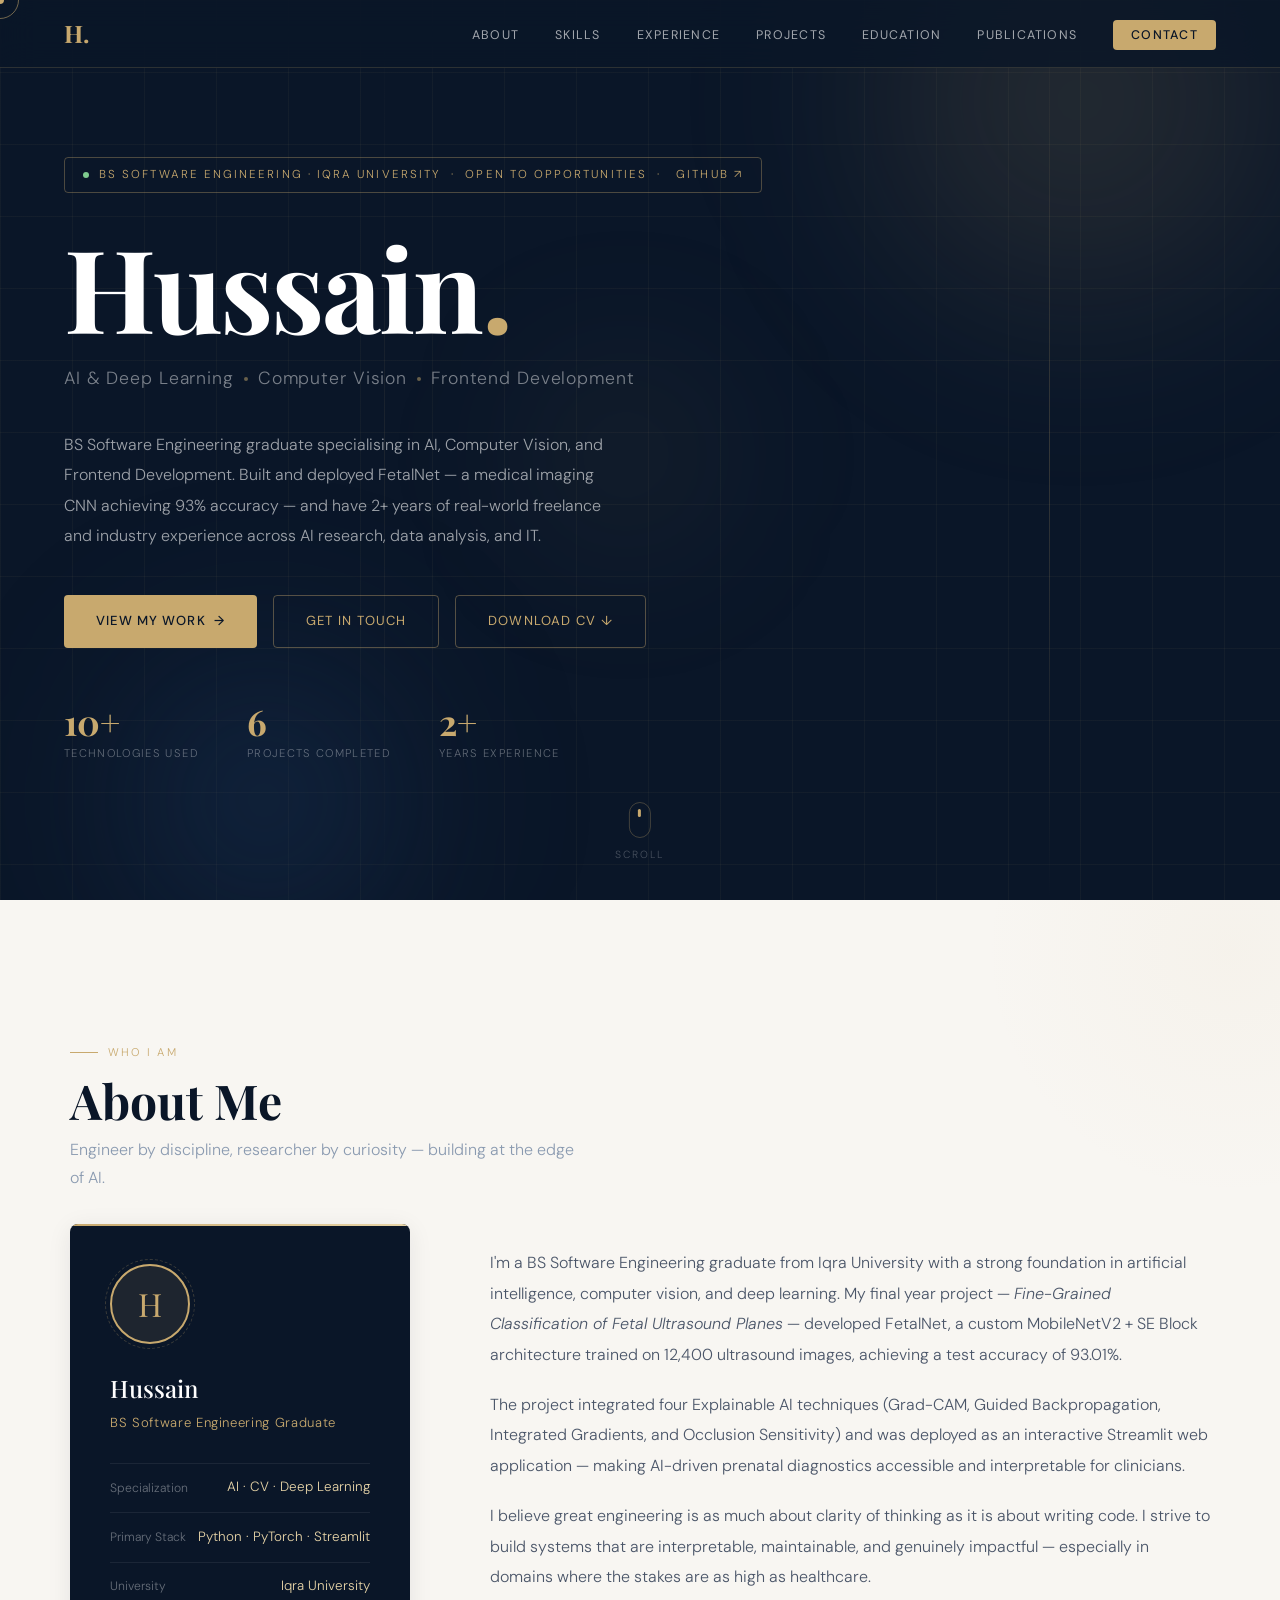
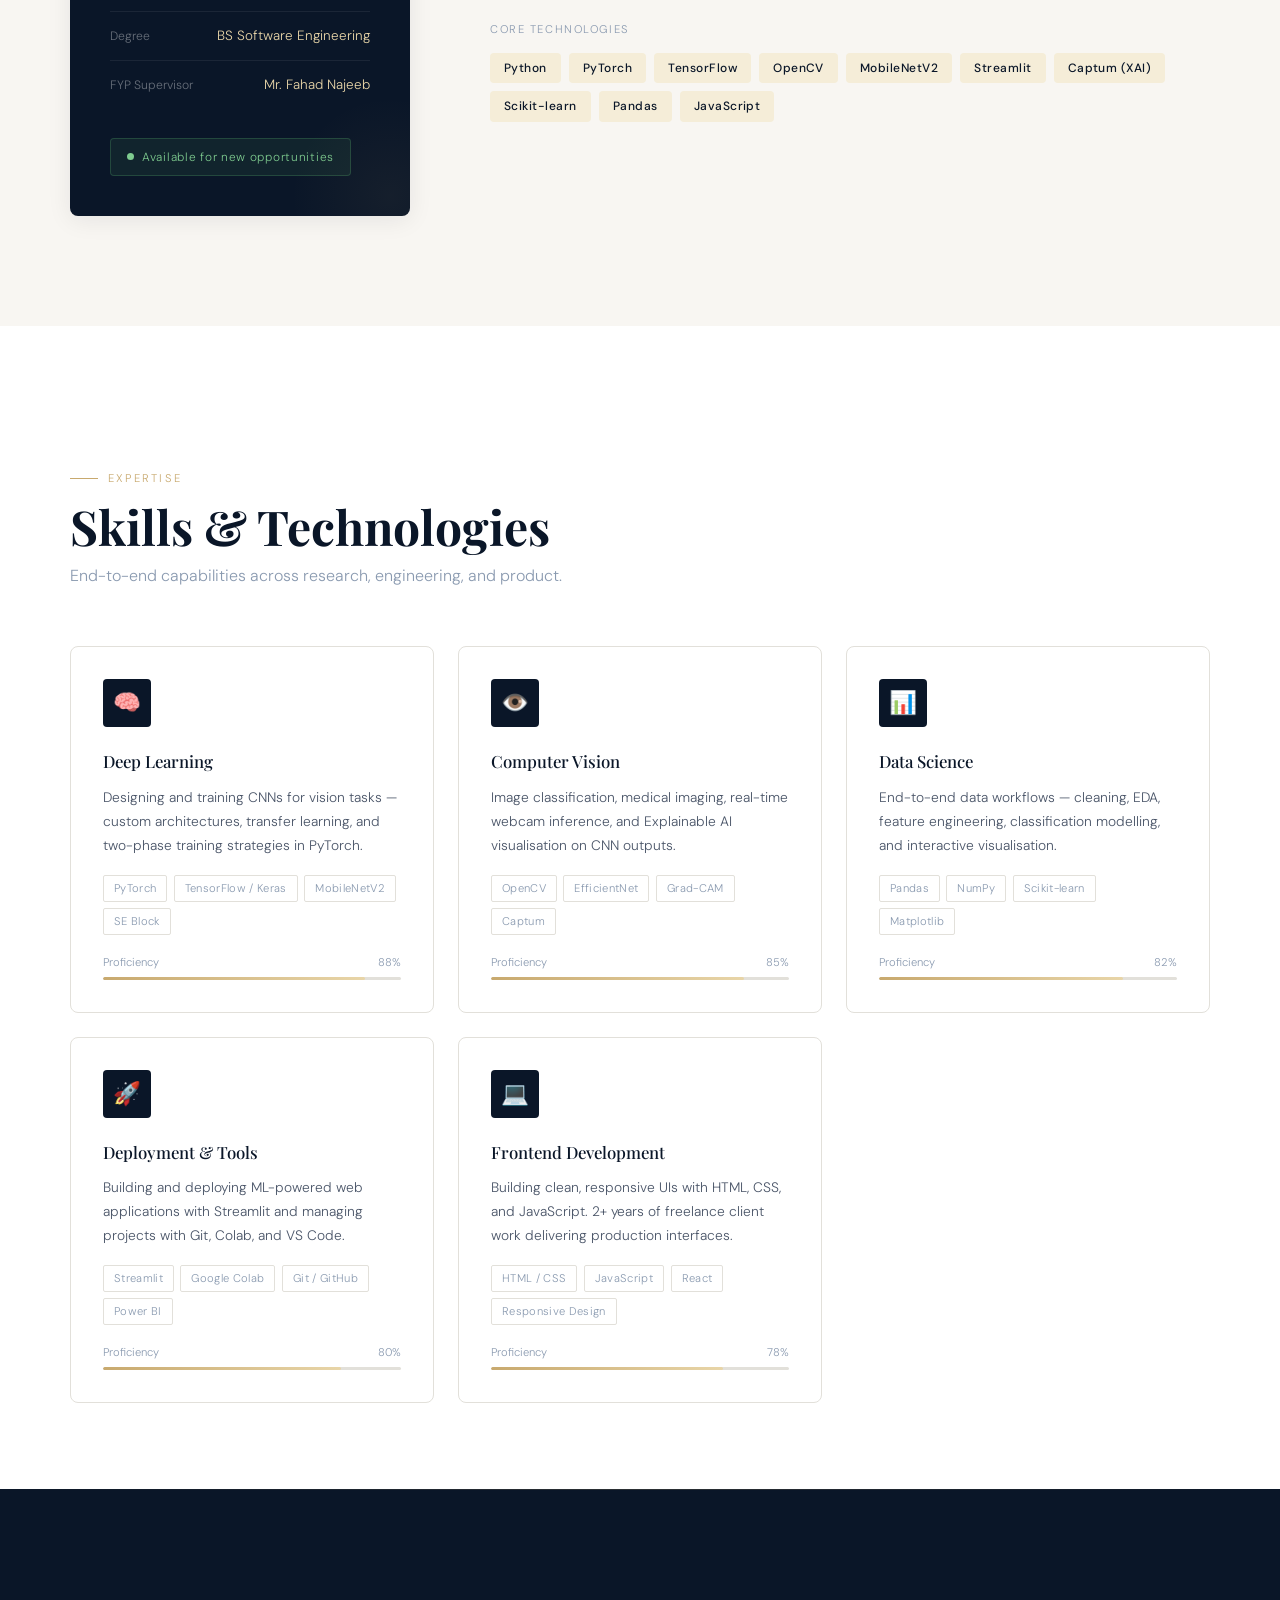
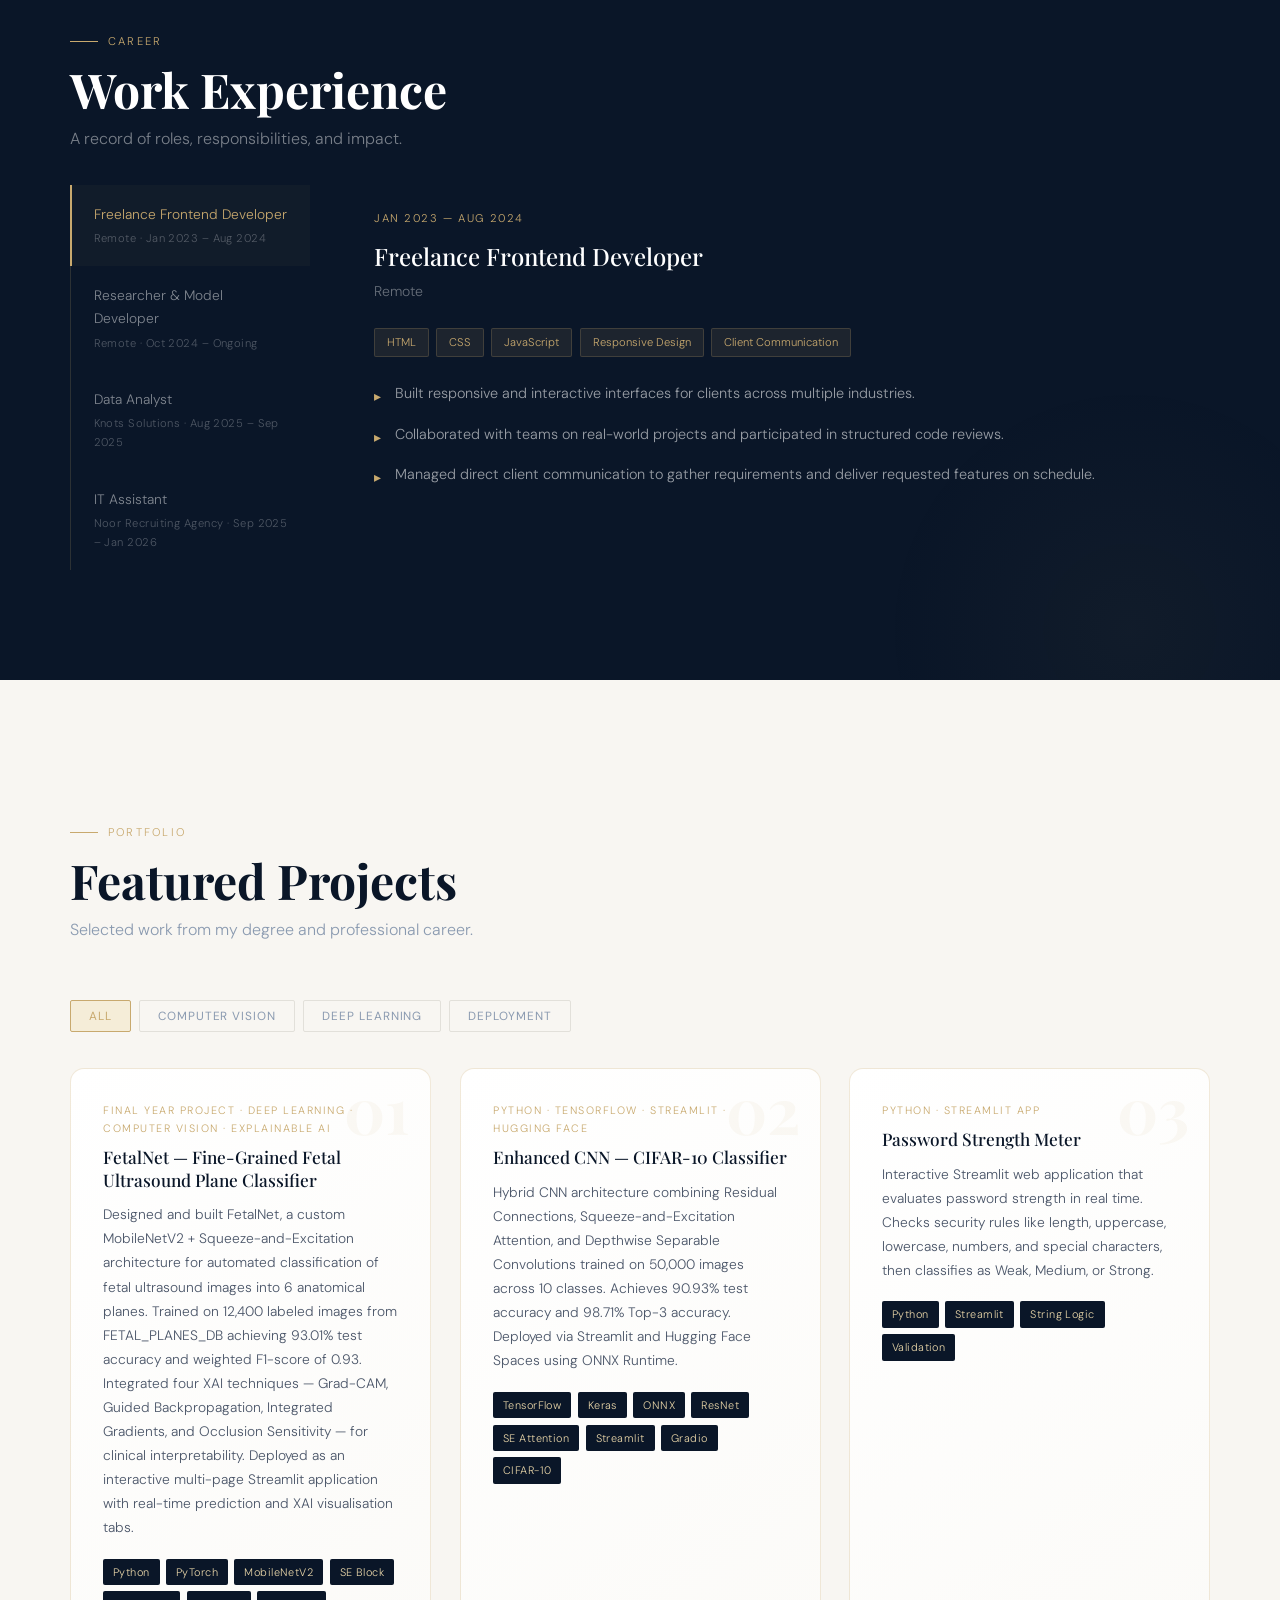
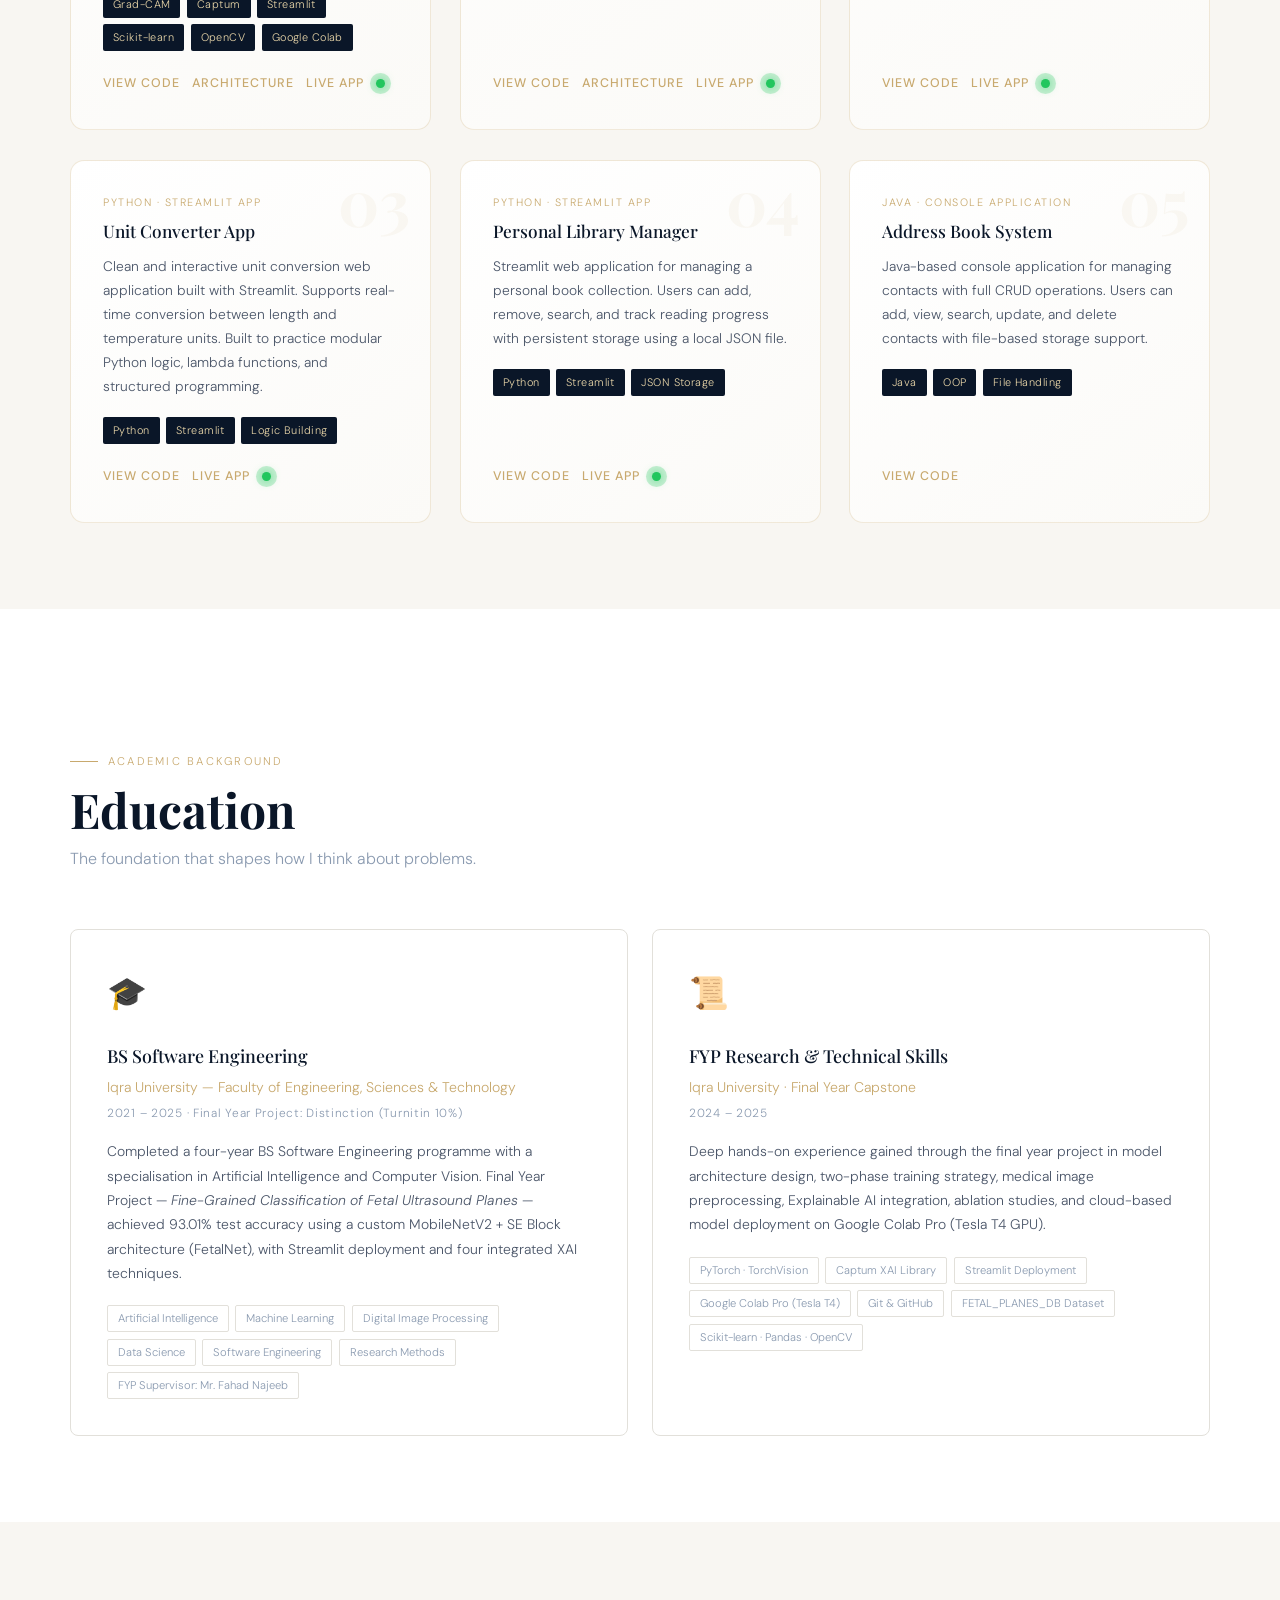
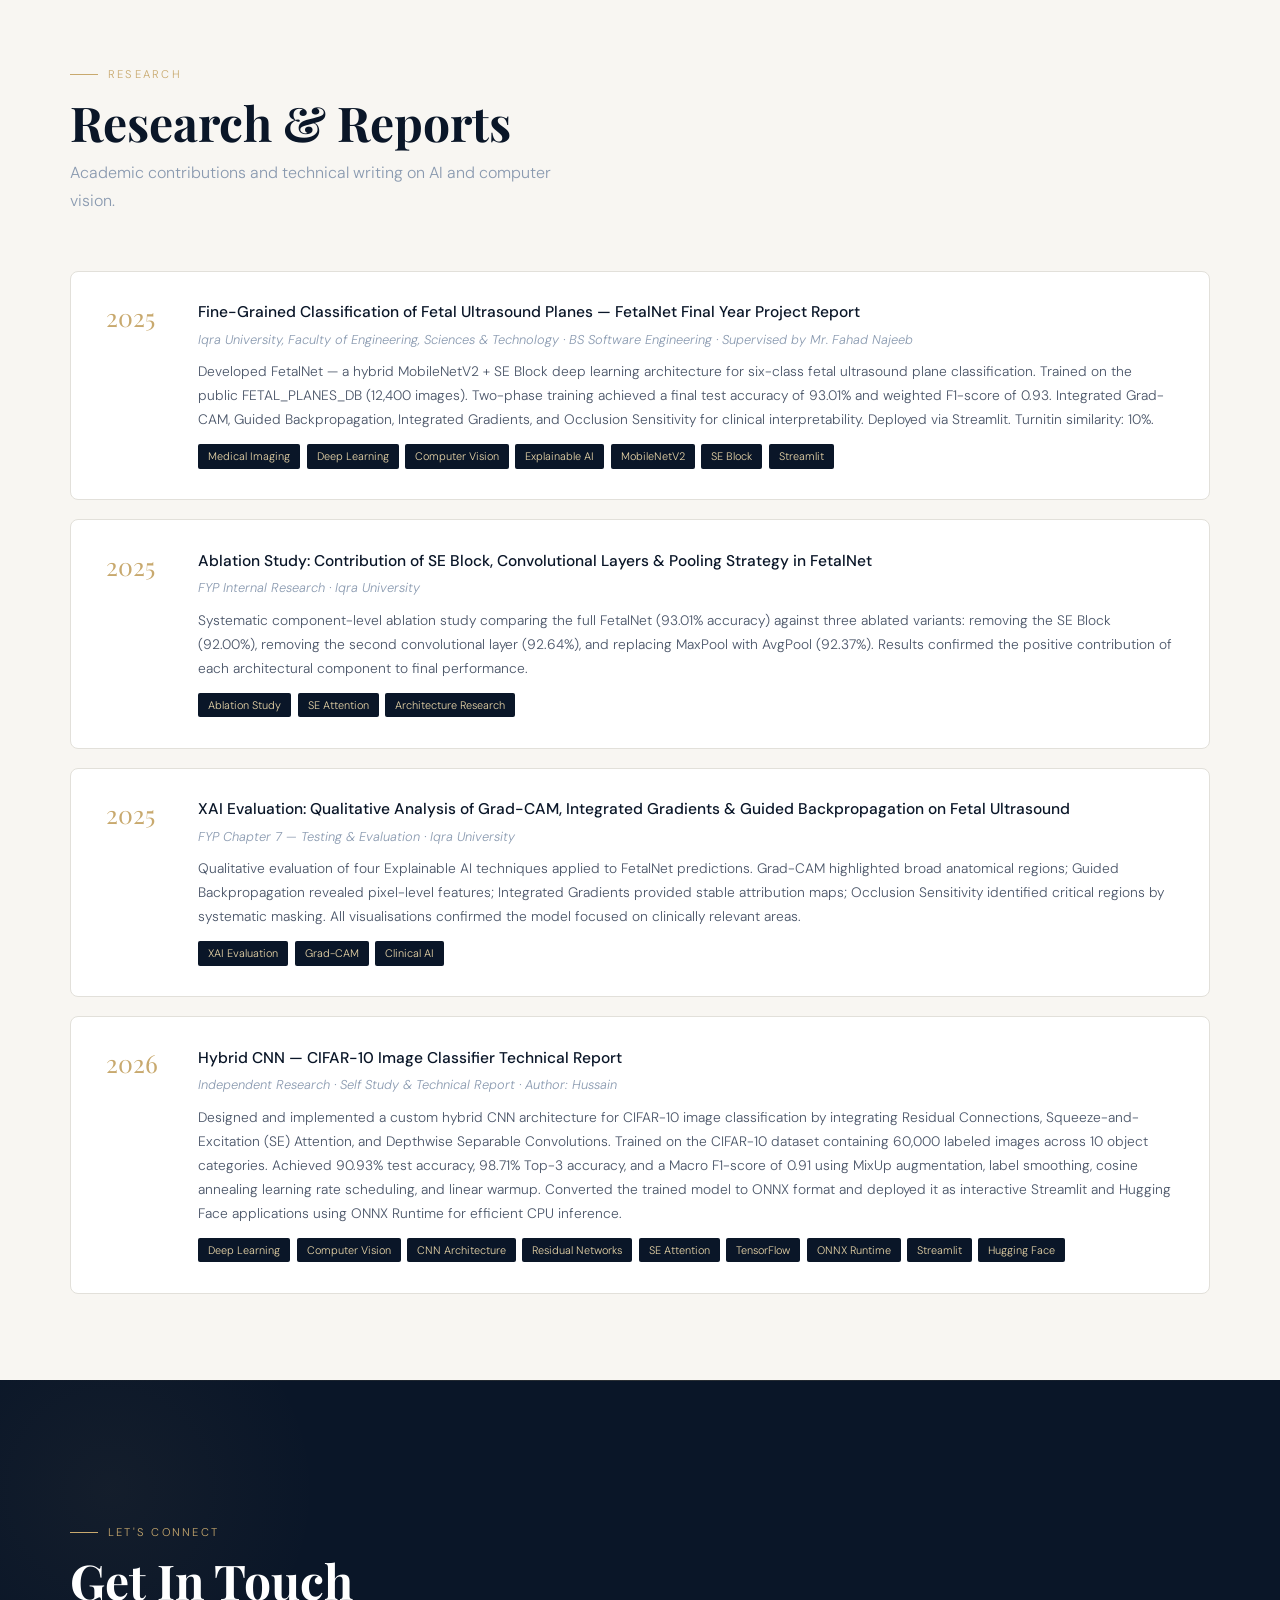
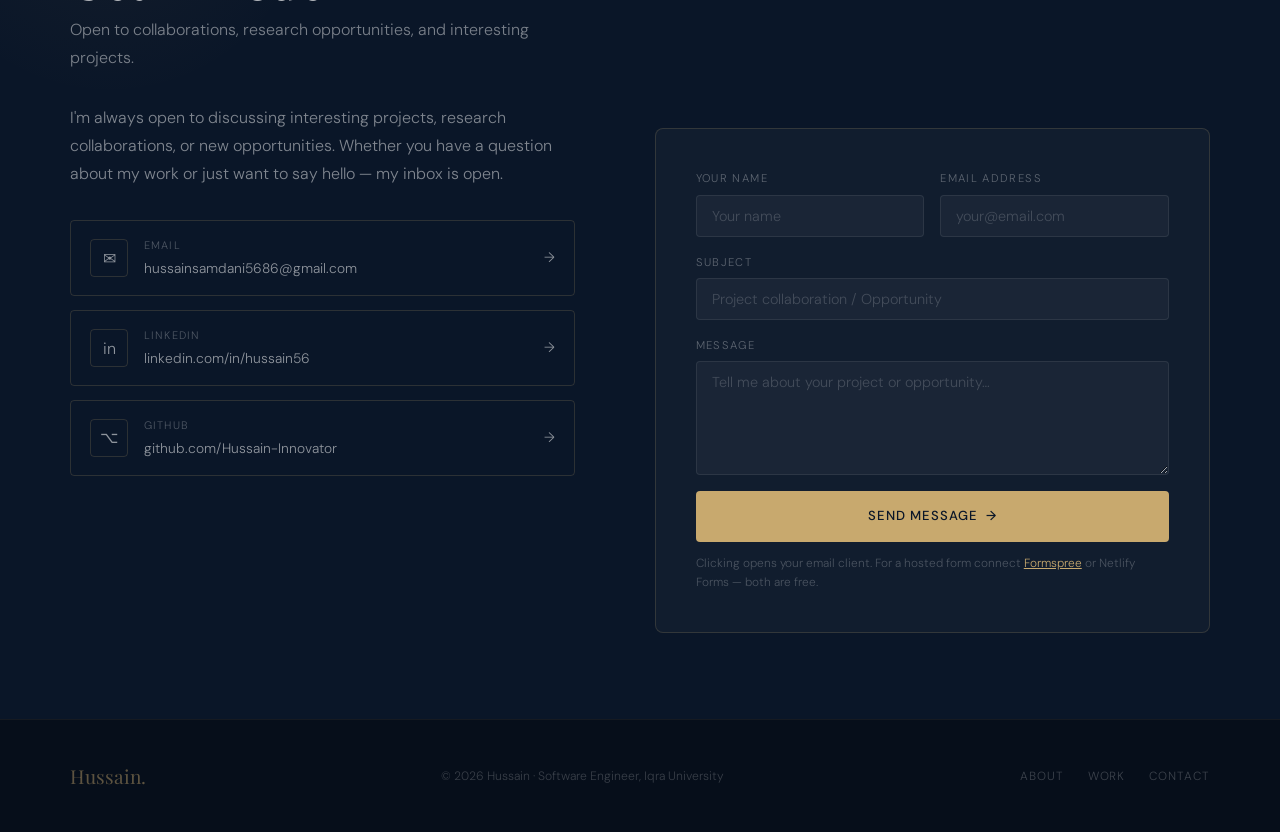
<file: index.html>
<!DOCTYPE html>
<html lang="en" class="no-js">
<head>
  <meta charset="UTF-8" />
  <meta name="viewport" content="width=device-width, initial-scale=1.0" />
  <meta name="description" content="Hussain — BS Software Engineering graduate specialising in AI, Computer Vision, and Deep Learning." />
  <title>Hussain — Software Engineer · AI &amp; Computer Vision</title>

  <!-- Google Fonts -->
  <link rel="preconnect" href="https://fonts.googleapis.com" />
  <link rel="preconnect" href="https://fonts.gstatic.com" crossorigin />
  <link href="https://fonts.googleapis.com/css2?family=Playfair+Display:wght@400;500;700&family=DM+Sans:ital,opsz,wght@0,9..40,300;0,9..40,400;0,9..40,500;1,9..40,300&display=swap" rel="stylesheet" />

  <!-- Stylesheets -->
  <link rel="stylesheet" href="css/styles.css" />
  <link rel="stylesheet" href="css/animations.css" />
</head>
<body>

<!-- ══════════════════════════════════════════════════════════
     CUSTOM CURSOR
     ══════════════════════════════════════════════════════════ -->
<div class="cursor-dot"  id="cursorDot"></div>
<div class="cursor-ring" id="cursorRing"></div>

<!-- ══════════════════════════════════════════════════════════
     PAGE PROGRESS BAR
     ══════════════════════════════════════════════════════════ -->
<div class="page-progress" id="pageProgress"></div>

<!-- ══════════════════════════════════════════════════════════
     NAVIGATION
     ══════════════════════════════════════════════════════════ -->
<nav id="mainNav">
  <a href="#hero" class="nav-logo">H.</a>

  <ul class="nav-links">
    <li><a href="#about">About</a></li>
    <li><a href="#skills">Skills</a></li>
    <li><a href="#experience">Experience</a></li>
    <li><a href="#projects">Projects</a></li>
    <li><a href="#education">Education</a></li>
    <li><a href="#publications">Publications</a></li>
    <li><a href="#contact" class="nav-cta">Contact</a></li>
  </ul>

  <button class="hamburger" id="hamburger" aria-label="Toggle menu" onclick="toggleMobileNav()">
    <span></span><span></span><span></span>
  </button>
</nav>

<!-- Mobile Nav Drawer -->
<div class="mobile-nav" id="mobileNav">
  <a href="#about"        onclick="closeMobileNav()">About</a>
  <a href="#skills"       onclick="closeMobileNav()">Skills</a>
  <a href="#experience"   onclick="closeMobileNav()">Experience</a>
  <a href="#projects"     onclick="closeMobileNav()">Projects</a>
  <a href="#education"    onclick="closeMobileNav()">Education</a>
  <a href="#publications" onclick="closeMobileNav()">Publications</a>
  <a href="#contact"      onclick="closeMobileNav()">Contact</a>
</div>

<!-- ══════════════════════════════════════════════════════════
     HERO
     ══════════════════════════════════════════════════════════ -->
<section id="hero">
  <div class="hero-grid-bg"></div>
  <div class="hero-orb hero-orb-1"></div>
  <div class="hero-orb hero-orb-2"></div>
  <div class="hero-orb hero-orb-3"></div>
  <div class="hero-accent-line"></div>
  <div class="hero-accent-line-2"></div>

  <div class="particles">
    <div class="particle"></div>
    <div class="particle"></div>
    <div class="particle"></div>
    <div class="particle"></div>
    <div class="particle"></div>
    <div class="particle"></div>
    <div class="particle"></div>
    <div class="particle"></div>
  </div>

  <div class="hero-inner">

    <div class="hero-tag">
      <span class="hero-tag-dot"></span>
      BS Software Engineering · Iqra University &nbsp;·&nbsp; Open to Opportunities &nbsp;·&nbsp;
      <a href="https://github.com/Hussain-Innovator" target="_blank" rel="noopener">GitHub ↗</a>
    </div>

    <h1 class="hero-name">
      Hussain<span class="accent">.</span>
    </h1>

    <p class="hero-title">
      AI &amp; Deep Learning
      <span class="hero-title-sep"></span>
      Computer Vision
      <span class="hero-title-sep"></span>
      Frontend Development
    </p>

    <p class="hero-desc">
      BS Software Engineering graduate specialising in AI, Computer Vision,
      and Frontend Development. Built and deployed FetalNet — a medical
      imaging CNN achieving 93% accuracy — and have 2+ years of real-world
      freelance and industry experience across AI research, data analysis,
      and IT.
    </p>

    <div class="hero-cta">
      <a href="#projects"         class="btn-primary">View My Work &nbsp;→</a>
      <a href="#contact"          class="btn-outline">Get In Touch</a>
      <a href="CV-Hussain.pdf" download class="btn-outline">Download CV ↓</a>
    </div>

    <div class="hero-stats">
      <div class="hero-stat-item">
        <div class="hero-stat-num" data-count="10">10+</div>
        <div class="hero-stat-label">Technologies Used</div>
      </div>
      <div class="hero-stat-item">
        <div class="hero-stat-num" data-count="6">6</div>
        <div class="hero-stat-label">Projects Completed</div>
      </div>
      <div class="hero-stat-item">
        <div class="hero-stat-num" data-count="2">2+</div>
        <div class="hero-stat-label">Years Experience</div>
      </div>
    </div>

  </div><!-- /hero-inner -->

  <div class="hero-scroll-hint">
    <div class="scroll-mouse"><div class="scroll-wheel"></div></div>
    Scroll
  </div>
</section>

<!-- ══════════════════════════════════════════════════════════
     ABOUT
     ══════════════════════════════════════════════════════════ -->
<section id="about">
  <div class="max-w">

    <div class="section-header reveal">
      <div class="section-label">Who I Am</div>
      <h2 class="section-title">About Me</h2>
      <p class="section-subtitle">Engineer by discipline, researcher by curiosity — building at the edge of AI.</p>
    </div>

    <div class="about-grid">

      <!-- Profile card -->
      <div class="reveal from-left">
        <div class="about-profile-card">
          <div class="profile-avatar">H</div>
          <div class="profile-name">Hussain</div>
          <div class="profile-role">BS Software Engineering Graduate</div>

          <div class="profile-stat">
            <span class="label">Specialization</span>
            <span class="value">AI · CV · Deep Learning</span>
          </div>
          <div class="profile-stat">
            <span class="label">Primary Stack</span>
            <span class="value">Python · PyTorch · Streamlit</span>
          </div>
          <div class="profile-stat">
            <span class="label">University</span>
            <span class="value">Iqra University</span>
          </div>
          <div class="profile-stat">
            <span class="label">Degree</span>
            <span class="value">BS Software Engineering</span>
          </div>
          <div class="profile-stat">
            <span class="label">FYP Supervisor</span>
            <span class="value">Mr. Fahad Najeeb</span>
          </div>

          <div class="availability-badge">
            <span class="availability-dot"></span>
            Available for new opportunities
          </div>
        </div>
      </div>

      <!-- Bio & badges -->
      <div class="about-content reveal">
        <p>
          I'm a BS Software Engineering graduate from Iqra University with a strong foundation
          in artificial intelligence, computer vision, and deep learning. My final year project —
          <em>Fine-Grained Classification of Fetal Ultrasound Planes</em> — developed FetalNet,
          a custom MobileNetV2 + SE Block architecture trained on 12,400 ultrasound images,
          achieving a test accuracy of 93.01%.
        </p>
        <p>
          The project integrated four Explainable AI techniques (Grad-CAM, Guided Backpropagation,
          Integrated Gradients, and Occlusion Sensitivity) and was deployed as an interactive
          Streamlit web application — making AI-driven prenatal diagnostics accessible and
          interpretable for clinicians.
        </p>
        <p>
          I believe great engineering is as much about clarity of thinking as it is about writing
          code. I strive to build systems that are interpretable, maintainable, and genuinely
          impactful — especially in domains where the stakes are as high as healthcare.
        </p>

        <div class="tech-stack-label">Core Technologies</div>
        <div class="about-badges" id="aboutBadges">
          <span class="badge">Python</span>
          <span class="badge">PyTorch</span>
          <span class="badge">TensorFlow</span>
          <span class="badge">OpenCV</span>
          <span class="badge">MobileNetV2</span>
          <span class="badge">Streamlit</span>
          <span class="badge">Captum (XAI)</span>
          <span class="badge">Scikit-learn</span>
          <span class="badge">Pandas</span>
          <span class="badge">JavaScript</span>
        </div>
      </div>

    </div><!-- /about-grid -->
  </div>
</section>

<!-- ══════════════════════════════════════════════════════════
     SKILLS
     ══════════════════════════════════════════════════════════ -->
<section id="skills">
  <div class="max-w">

    <div class="section-header reveal">
      <div class="section-label">Expertise</div>
      <h2 class="section-title">Skills &amp; Technologies</h2>
      <p class="section-subtitle">End-to-end capabilities across research, engineering, and product.</p>
    </div>

    <div class="skills-grid stagger">

      <div class="skill-card reveal">
        <div class="skill-icon-wrap">🧠</div>
        <h3>Deep Learning</h3>
        <p>Designing and training CNNs for vision tasks — custom architectures, transfer learning, and two-phase training strategies in PyTorch.</p>
        <div class="skill-tags">
          <span class="skill-tag">PyTorch</span>
          <span class="skill-tag">TensorFlow / Keras</span>
          <span class="skill-tag">MobileNetV2</span>
          <span class="skill-tag">SE Block</span>
        </div>
        <div class="skill-bar-wrap">
          <div class="skill-bar-row"><span>Proficiency</span><span>88%</span></div>
          <div class="skill-bar-track"><div class="skill-bar-fill" data-width="88"></div></div>
        </div>
      </div>

      <div class="skill-card reveal">
        <div class="skill-icon-wrap">👁️</div>
        <h3>Computer Vision</h3>
        <p>Image classification, medical imaging, real-time webcam inference, and Explainable AI visualisation on CNN outputs.</p>
        <div class="skill-tags">
          <span class="skill-tag">OpenCV</span>
          <span class="skill-tag">EfficientNet</span>
          <span class="skill-tag">Grad-CAM</span>
          <span class="skill-tag">Captum</span>
        </div>
        <div class="skill-bar-wrap">
          <div class="skill-bar-row"><span>Proficiency</span><span>85%</span></div>
          <div class="skill-bar-track"><div class="skill-bar-fill" data-width="85"></div></div>
        </div>
      </div>

      <div class="skill-card reveal">
        <div class="skill-icon-wrap">📊</div>
        <h3>Data Science</h3>
        <p>End-to-end data workflows — cleaning, EDA, feature engineering, classification modelling, and interactive visualisation.</p>
        <div class="skill-tags">
          <span class="skill-tag">Pandas</span>
          <span class="skill-tag">NumPy</span>
          <span class="skill-tag">Scikit-learn</span>
          <span class="skill-tag">Matplotlib</span>
        </div>
        <div class="skill-bar-wrap">
          <div class="skill-bar-row"><span>Proficiency</span><span>82%</span></div>
          <div class="skill-bar-track"><div class="skill-bar-fill" data-width="82"></div></div>
        </div>
      </div>

      <div class="skill-card reveal">
        <div class="skill-icon-wrap">🚀</div>
        <h3>Deployment &amp; Tools</h3>
        <p>Building and deploying ML-powered web applications with Streamlit and managing projects with Git, Colab, and VS Code.</p>
        <div class="skill-tags">
          <span class="skill-tag">Streamlit</span>
          <span class="skill-tag">Google Colab</span>
          <span class="skill-tag">Git / GitHub</span>
          <span class="skill-tag">Power BI</span>
        </div>
        <div class="skill-bar-wrap">
          <div class="skill-bar-row"><span>Proficiency</span><span>80%</span></div>
          <div class="skill-bar-track"><div class="skill-bar-fill" data-width="80"></div></div>
        </div>
      </div>

      <div class="skill-card reveal">
        <div class="skill-icon-wrap">💻</div>
        <h3>Frontend Development</h3>
        <p>Building clean, responsive UIs with HTML, CSS, and JavaScript. 2+ years of freelance client work delivering production interfaces.</p>
        <div class="skill-tags">
          <span class="skill-tag">HTML / CSS</span>
          <span class="skill-tag">JavaScript</span>
          <span class="skill-tag">React</span>
          <span class="skill-tag">Responsive Design</span>
        </div>
        <div class="skill-bar-wrap">
          <div class="skill-bar-row"><span>Proficiency</span><span>78%</span></div>
          <div class="skill-bar-track"><div class="skill-bar-fill" data-width="78"></div></div>
        </div>
      </div>

    </div><!-- /skills-grid -->
  </div>
</section>

<!-- ══════════════════════════════════════════════════════════
     EXPERIENCE
     ══════════════════════════════════════════════════════════ -->
<section id="experience">
  <div class="max-w">

    <div class="section-header reveal">
      <div class="section-label">Career</div>
      <h2 class="section-title light">Work Experience</h2>
      <p class="section-subtitle light">A record of roles, responsibilities, and impact.</p>
    </div>

    <div class="exp-grid">

      <div class="exp-nav reveal from-left">
        <div class="exp-nav-item active" onclick="switchExp(0, this)">
          <div class="exp-nav-role">Freelance Frontend Developer</div>
          <div class="exp-nav-company">Remote · Jan 2023 – Aug 2024</div>
        </div>
        <div class="exp-nav-item" onclick="switchExp(1, this)">
          <div class="exp-nav-role">Researcher &amp; Model Developer</div>
          <div class="exp-nav-company">Remote · Oct 2024 – Ongoing</div>
        </div>
        <div class="exp-nav-item" onclick="switchExp(2, this)">
          <div class="exp-nav-role">Data Analyst</div>
          <div class="exp-nav-company">Knots Solutions · Aug 2025 – Sep 2025</div>
        </div>
        <div class="exp-nav-item" onclick="switchExp(3, this)">
          <div class="exp-nav-role">IT Assistant</div>
          <div class="exp-nav-company">Noor Recruiting Agency · Sep 2025 – Jan 2026</div>
        </div>
      </div>

      <div class="exp-content-panel reveal">

        <div class="exp-panel active" id="exp-0">
          <div class="exp-period">Jan 2023 — Aug 2024</div>
          <div class="exp-title">Freelance Frontend Developer</div>
          <div class="exp-company">Remote</div>
          <div class="exp-highlights">
            <span class="exp-highlight">HTML</span>
            <span class="exp-highlight">CSS</span>
            <span class="exp-highlight">JavaScript</span>
            <span class="exp-highlight">Responsive Design</span>
            <span class="exp-highlight">Client Communication</span>
          </div>
          <ul class="exp-list">
            <li>Built responsive and interactive interfaces for clients across multiple industries.</li>
            <li>Collaborated with teams on real-world projects and participated in structured code reviews.</li>
            <li>Managed direct client communication to gather requirements and deliver requested features on schedule.</li>
          </ul>
        </div>

        <div class="exp-panel" id="exp-1">
          <div class="exp-period">Oct 2024 — Ongoing</div>
          <div class="exp-title">Researcher &amp; Model Developer</div>
          <div class="exp-company">Remote</div>
          <div class="exp-highlights">
            <span class="exp-highlight">Medical Imaging</span>
            <span class="exp-highlight">Machine Learning</span>
            <span class="exp-highlight">Deep Learning</span>
            <span class="exp-highlight">Data Analysis</span>
            <span class="exp-highlight">Model Evaluation</span>
          </div>
          <ul class="exp-list">
            <li>Worked on medical imaging projects involving data collection, preprocessing, and analysis.</li>
            <li>Developed and implemented machine learning and AI models for clinical classification tasks.</li>
            <li>Conducted systematic research and experiments to iteratively improve model accuracy and generalisation.</li>
            <li>Prepared detailed reports and visualisations of results for research documentation and review.</li>
          </ul>
        </div>

        <div class="exp-panel" id="exp-2">
          <div class="exp-period">Aug 2025 — Sep 2025</div>
          <div class="exp-title">Data Analyst</div>
          <div class="exp-company">Knots Solutions (Pvt) Ltd · Karachi, Pakistan</div>
          <div class="exp-highlights">
            <span class="exp-highlight">Data Analysis</span>
            <span class="exp-highlight">Dashboards</span>
            <span class="exp-highlight">Reporting</span>
            <span class="exp-highlight">Data Accuracy</span>
            <span class="exp-highlight">Strategic Insights</span>
          </div>
          <ul class="exp-list">
            <li>Collected and processed datasets to support business reporting and decision-making workflows.</li>
            <li>Performed data analysis to extract actionable insights and identify key trends.</li>
            <li>Assisted in creating dashboards and visual reports for internal stakeholders.</li>
            <li>Improved data accuracy and supported day-to-day operational processes.</li>
            <li>Provided data-driven recommendations to inform strategic initiatives.</li>
          </ul>
        </div>

        <div class="exp-panel" id="exp-3">
          <div class="exp-period">Sep 2025 — Jan 2026</div>
          <div class="exp-title">IT Assistant</div>
          <div class="exp-company">Noor Recruiting Agency · Islamabad, Pakistan</div>
          <div class="exp-highlights">
            <span class="exp-highlight">IT Support</span>
            <span class="exp-highlight">Network Management</span>
            <span class="exp-highlight">Hardware</span>
            <span class="exp-highlight">Data Security</span>
            <span class="exp-highlight">Troubleshooting</span>
          </div>
          <ul class="exp-list">
            <li>Managed and maintained IT systems, networks, and hardware/software to ensure smooth daily operations.</li>
            <li>Provided technical support and resolved hardware and software issues for staff and clients.</li>
            <li>Ensured data security, backups, and system updates were properly implemented and monitored.</li>
            <li>Communicated with clients and vendors to resolve IT-related concerns efficiently.</li>
          </ul>
        </div>

      </div><!-- /exp-content-panel -->
    </div><!-- /exp-grid -->
  </div>
</section>

<!-- ══════════════════════════════════════════════════════════
     PROJECTS
     ══════════════════════════════════════════════════════════ -->
<section id="projects">
  <div class="max-w">

    <div class="section-header reveal">
      <div class="section-label">Portfolio</div>
      <h2 class="section-title">Featured Projects</h2>
      <p class="section-subtitle">Selected work from my degree and professional career.</p>
    </div>

    <div class="projects-filter reveal">
      <button class="filter-btn active" onclick="filterProjects('all', this)">All</button>
      <button class="filter-btn" onclick="filterProjects('cv', this)">Computer Vision</button>
      <button class="filter-btn" onclick="filterProjects('dl', this)">Deep Learning</button>
      <button class="filter-btn" onclick="filterProjects('web', this)">Deployment</button>
    </div>

    <div class="projects-grid stagger" id="projectsGrid">

      <!-- 01 — FetalNet FYP -->
      <div class="project-card reveal" data-category="cv dl xai web">
        <div class="project-number">01</div>
        <div class="project-type">Final Year Project · Deep Learning · Computer Vision · Explainable AI</div>
        <h3>FetalNet — Fine-Grained Fetal Ultrasound Plane Classifier</h3>
        <p>Designed and built FetalNet, a custom MobileNetV2 + Squeeze-and-Excitation architecture for automated classification of fetal ultrasound images into 6 anatomical planes. Trained on 12,400 labeled images from FETAL_PLANES_DB achieving 93.01% test accuracy and weighted F1-score of 0.93. Integrated four XAI techniques — Grad-CAM, Guided Backpropagation, Integrated Gradients, and Occlusion Sensitivity — for clinical interpretability. Deployed as an interactive multi-page Streamlit application with real-time prediction and XAI visualisation tabs.</p>
        <div class="project-stack">
          <span class="stack-tag">Python</span>
          <span class="stack-tag">PyTorch</span>
          <span class="stack-tag">MobileNetV2</span>
          <span class="stack-tag">SE Block</span>
          <span class="stack-tag">Grad-CAM</span>
          <span class="stack-tag">Captum</span>
          <span class="stack-tag">Streamlit</span>
          <span class="stack-tag">Scikit-learn</span>
          <span class="stack-tag">OpenCV</span>
          <span class="stack-tag">Google Colab</span>
        </div>
        <div class="project-links">
          <a href="https://github.com/Hussain-Innovator/fetalNet-Classifier.git" class="project-link" target="_blank" rel="noopener">View Code</a>
          <a href="projects/fetalnet.html" class="project-link" target="_blank" rel="noopener">Architecture</a>
          <a href="https://fetalnet-classifier-hm.streamlit.app/" class="project-link" target="_blank" rel="noopener">Live App <span class="project-live-badge"><span class="live-dot"></span></span></a>
        </div>
      </div>

      <!-- 02 — Enhanced CNN CIFAR-10 -->
      <div class="project-card reveal" data-category="dl web">
        <div class="project-number">02</div>
        <div class="project-type">Python · TensorFlow · Streamlit · Hugging Face</div>
        <h3>Enhanced CNN — CIFAR-10 Classifier</h3>
        <p>Hybrid CNN architecture combining Residual Connections, Squeeze-and-Excitation Attention, and Depthwise Separable Convolutions trained on 50,000 images across 10 classes. Achieves 90.93% test accuracy and 98.71% Top-3 accuracy. Deployed via Streamlit and Hugging Face Spaces using ONNX Runtime.</p>
        <div class="project-stack">
          <span class="stack-tag">TensorFlow</span>
          <span class="stack-tag">Keras</span>
          <span class="stack-tag">ONNX</span>
          <span class="stack-tag">ResNet</span>
          <span class="stack-tag">SE Attention</span>
          <span class="stack-tag">Streamlit</span>
          <span class="stack-tag">Gradio</span>
          <span class="stack-tag">CIFAR-10</span>
        </div>
        <div class="project-links">
          <a href="https://github.com/Hussain-Innovator/CIFAR10-EnhancedCNN" class="project-link" target="_blank" rel="noopener">View Code</a>
          <a href="projects/cifar10_architecture.html" class="project-link" target="_blank" rel="noopener">Architecture</a>
          <a href="https://cifar10-enhancedcnn-z9c2z2ar7cxkzniafepr5g.streamlit.app/" class="project-link" target="_blank" rel="noopener">Live App <span class="project-live-badge"><span class="live-dot"></span></span></a>
        </div>
      </div>

      <!-- 03 — Password Meter -->
      <div class="project-card reveal" data-category="web">
        <div class="project-number">03</div>
        <div class="project-type">Python · Streamlit App</div>
        <h3>Password Strength Meter</h3>
        <p>Interactive Streamlit web application that evaluates password strength in real time. Checks security rules like length, uppercase, lowercase, numbers, and special characters, then classifies as Weak, Medium, or Strong.</p>
        <div class="project-stack">
          <span class="stack-tag">Python</span>
          <span class="stack-tag">Streamlit</span>
          <span class="stack-tag">String Logic</span>
          <span class="stack-tag">Validation</span>
        </div>
        <div class="project-links">
          <a href="https://github.com/Hussain-Innovator/Password-Strength-Meter.git" class="project-link" target="_blank" rel="noopener">View Code</a>
          <a href="https://password-strength-meter-iqsmvnhxxw5jvadcutyhpm.streamlit.app/" class="project-link" target="_blank" rel="noopener">Live App <span class="project-live-badge"><span class="live-dot"></span></span></a>
        </div>
      </div>

      <!-- 03 — Unit Converter -->
      <div class="project-card reveal" data-category="web">
        <div class="project-number">03</div>
        <div class="project-type">Python · Streamlit App</div>
        <h3>Unit Converter App</h3>
        <p>Clean and interactive unit conversion web application built with Streamlit. Supports real-time conversion between length and temperature units. Built to practice modular Python logic, lambda functions, and structured programming.</p>
        <div class="project-stack">
          <span class="stack-tag">Python</span>
          <span class="stack-tag">Streamlit</span>
          <span class="stack-tag">Logic Building</span>
        </div>
        <div class="project-links">
          <a href="https://github.com/Hussain-Innovator/UnitConverterApp.git" class="project-link" target="_blank" rel="noopener">View Code</a>
          <a href="https://unit-converter-app-hussain.streamlit.app/" class="project-link" target="_blank" rel="noopener">Live App <span class="project-live-badge"><span class="live-dot"></span></span></a>
        </div>
      </div>

      <!-- 04 — Library Manager -->
      <div class="project-card reveal" data-category="web">
        <div class="project-number">04</div>
        <div class="project-type">Python · Streamlit App</div>
        <h3>Personal Library Manager</h3>
        <p>Streamlit web application for managing a personal book collection. Users can add, remove, search, and track reading progress with persistent storage using a local JSON file.</p>
        <div class="project-stack">
          <span class="stack-tag">Python</span>
          <span class="stack-tag">Streamlit</span>
          <span class="stack-tag">JSON Storage</span>
        </div>
        <div class="project-links">
          <a href="https://github.com/Hussain-Innovator/Personal-Library-Manager.git" class="project-link" target="_blank" rel="noopener">View Code</a>
          <a href="https://personal-library-manager-4jghrphmlbc3ceteacg46w.streamlit.app/" class="project-link" target="_blank" rel="noopener">Live App <span class="project-live-badge"><span class="live-dot"></span></span></a>
        </div>
      </div>

      <!-- 05 — Address Book -->
      <div class="project-card reveal" data-category="web">
        <div class="project-number">05</div>
        <div class="project-type">Java · Console Application</div>
        <h3>Address Book System</h3>
        <p>Java-based console application for managing contacts with full CRUD operations. Users can add, view, search, update, and delete contacts with file-based storage support.</p>
        <div class="project-stack">
          <span class="stack-tag">Java</span>
          <span class="stack-tag">OOP</span>
          <span class="stack-tag">File Handling</span>
        </div>
        <div class="project-links">
          <a href="https://github.com/Hussain-Innovator/AddressBookSystem.git" class="project-link" target="_blank" rel="noopener">View Code</a>
        </div>
      </div>

    </div><!-- /projects-grid -->
  </div><!-- /max-w -->
</section>

<!-- ══════════════════════════════════════════════════════════
     EDUCATION
     ══════════════════════════════════════════════════════════ -->
<section id="education">
  <div class="max-w">

    <div class="section-header reveal">
      <div class="section-label">Academic Background</div>
      <h2 class="section-title">Education</h2>
      <p class="section-subtitle">The foundation that shapes how I think about problems.</p>
    </div>

    <div class="edu-grid stagger">

      <div class="edu-card reveal">
        <span class="edu-icon">🎓</span>
        <div class="edu-degree">BS Software Engineering</div>
        <div class="edu-institution">Iqra University — Faculty of Engineering, Sciences &amp; Technology</div>
        <div class="edu-period">2021 – 2025 · Final Year Project: Distinction (Turnitin 10%)</div>
        <div class="edu-details">
          Completed a four-year BS Software Engineering programme with a specialisation in Artificial
          Intelligence and Computer Vision. Final Year Project — <em>Fine-Grained Classification of
          Fetal Ultrasound Planes</em> — achieved 93.01% test accuracy using a custom MobileNetV2 +
          SE Block architecture (FetalNet), with Streamlit deployment and four integrated XAI techniques.
        </div>
        <div class="edu-highlights">
          <span class="edu-highlight">Artificial Intelligence</span>
          <span class="edu-highlight">Machine Learning</span>
          <span class="edu-highlight">Digital Image Processing</span>
          <span class="edu-highlight">Data Science</span>
          <span class="edu-highlight">Software Engineering</span>
          <span class="edu-highlight">Research Methods</span>
          <span class="edu-highlight">FYP Supervisor: Mr. Fahad Najeeb</span>
        </div>
      </div>

      <div class="edu-card reveal">
        <span class="edu-icon">📜</span>
        <div class="edu-degree">FYP Research &amp; Technical Skills</div>
        <div class="edu-institution">Iqra University · Final Year Capstone</div>
        <div class="edu-period">2024 – 2025</div>
        <div class="edu-details">
          Deep hands-on experience gained through the final year project in model architecture design,
          two-phase training strategy, medical image preprocessing, Explainable AI integration, ablation
          studies, and cloud-based model deployment on Google Colab Pro (Tesla T4 GPU).
        </div>
        <div class="edu-highlights">
          <span class="edu-highlight">PyTorch · TorchVision</span>
          <span class="edu-highlight">Captum XAI Library</span>
          <span class="edu-highlight">Streamlit Deployment</span>
          <span class="edu-highlight">Google Colab Pro (Tesla T4)</span>
          <span class="edu-highlight">Git &amp; GitHub</span>
          <span class="edu-highlight">FETAL_PLANES_DB Dataset</span>
          <span class="edu-highlight">Scikit-learn · Pandas · OpenCV</span>
        </div>
      </div>
    </div>
  </div>
</section>

<!-- ══════════════════════════════════════════════════════════
     RESEARCH & REPORTS  (renamed from Publications)
     ══════════════════════════════════════════════════════════ -->
<section id="publications">
  <div class="max-w">

    <div class="section-header reveal">
      <div class="section-label">Research</div>
      <h2 class="section-title">Research &amp; Reports</h2>
      <p class="section-subtitle">Academic contributions and technical writing on AI and computer vision.</p>
    </div>

    <div class="pub-list stagger">

      <div class="pub-item reveal">
        <div class="pub-year">2025</div>
        <div>
          <div class="pub-title">Fine-Grained Classification of Fetal Ultrasound Planes — FetalNet Final Year Project Report</div>
          <div class="pub-venue">Iqra University, Faculty of Engineering, Sciences &amp; Technology · BS Software Engineering · Supervised by Mr. Fahad Najeeb</div>
          <div class="pub-desc">Developed FetalNet — a hybrid MobileNetV2 + SE Block deep learning architecture for six-class fetal ultrasound plane classification. Trained on the public FETAL_PLANES_DB (12,400 images). Two-phase training achieved a final test accuracy of 93.01% and weighted F1-score of 0.93. Integrated Grad-CAM, Guided Backpropagation, Integrated Gradients, and Occlusion Sensitivity for clinical interpretability. Deployed via Streamlit. Turnitin similarity: 10%.</div>
          <div class="pub-tags">
            <span class="pub-tag">Medical Imaging</span>
            <span class="pub-tag">Deep Learning</span>
            <span class="pub-tag">Computer Vision</span>
            <span class="pub-tag">Explainable AI</span>
            <span class="pub-tag">MobileNetV2</span>
            <span class="pub-tag">SE Block</span>
            <span class="pub-tag">Streamlit</span>
          </div>
        </div>
      </div>

      <div class="pub-item reveal">
        <div class="pub-year">2025</div>
        <div>
          <div class="pub-title">Ablation Study: Contribution of SE Block, Convolutional Layers &amp; Pooling Strategy in FetalNet</div>
          <div class="pub-venue">FYP Internal Research · Iqra University</div>
          <div class="pub-desc">Systematic component-level ablation study comparing the full FetalNet (93.01% accuracy) against three ablated variants: removing the SE Block (92.00%), removing the second convolutional layer (92.64%), and replacing MaxPool with AvgPool (92.37%). Results confirmed the positive contribution of each architectural component to final performance.</div>
          <div class="pub-tags">
            <span class="pub-tag">Ablation Study</span>
            <span class="pub-tag">SE Attention</span>
            <span class="pub-tag">Architecture Research</span>
          </div>
        </div>
      </div>

      <div class="pub-item reveal">
        <div class="pub-year">2025</div>
        <div>
          <div class="pub-title">XAI Evaluation: Qualitative Analysis of Grad-CAM, Integrated Gradients &amp; Guided Backpropagation on Fetal Ultrasound</div>
          <div class="pub-venue">FYP Chapter 7 — Testing &amp; Evaluation · Iqra University</div>
          <div class="pub-desc">Qualitative evaluation of four Explainable AI techniques applied to FetalNet predictions. Grad-CAM highlighted broad anatomical regions; Guided Backpropagation revealed pixel-level features; Integrated Gradients provided stable attribution maps; Occlusion Sensitivity identified critical regions by systematic masking. All visualisations confirmed the model focused on clinically relevant areas.</div>
          <div class="pub-tags">
            <span class="pub-tag">XAI Evaluation</span>
            <span class="pub-tag">Grad-CAM</span>
            <span class="pub-tag">Clinical AI</span>
          </div>
        </div>
      </div>
      <div class="pub-item reveal">
  <div class="pub-year">2026</div>
  <div>
    <div class="pub-title">Hybrid CNN — CIFAR-10 Image Classifier Technical Report</div>
    <div class="pub-venue">Independent Research · Self Study &amp; Technical Report · Author: Hussain</div>
    <div class="pub-desc">
      Designed and implemented a custom hybrid CNN architecture for CIFAR-10 image classification by integrating Residual Connections, Squeeze-and-Excitation (SE) Attention, and Depthwise Separable Convolutions. Trained on the CIFAR-10 dataset containing 60,000 labeled images across 10 object categories. Achieved 90.93% test accuracy, 98.71% Top-3 accuracy, and a Macro F1-score of 0.91 using MixUp augmentation, label smoothing, cosine annealing learning rate scheduling, and linear warmup. Converted the trained model to ONNX format and deployed it as interactive Streamlit and Hugging Face applications using ONNX Runtime for efficient CPU inference.
    </div>
    <div class="pub-tags">
      <span class="pub-tag">Deep Learning</span>
      <span class="pub-tag">Computer Vision</span>
      <span class="pub-tag">CNN Architecture</span>
      <span class="pub-tag">Residual Networks</span>
      <span class="pub-tag">SE Attention</span>
      <span class="pub-tag">TensorFlow</span>
      <span class="pub-tag">ONNX Runtime</span>
      <span class="pub-tag">Streamlit</span>
      <span class="pub-tag">Hugging Face</span>
    </div>
  </div>
</div>

    </div><!-- /pub-list -->
  </div>
</section>

<!-- ══════════════════════════════════════════════════════════
     CONTACT
     ══════════════════════════════════════════════════════════ -->
<section id="contact">
  <div class="contact-orb"></div>
  <div class="max-w">

    <div class="section-header reveal">
      <div class="section-label">Let's Connect</div>
      <h2 class="section-title light">Get In Touch</h2>
      <p class="section-subtitle light">Open to collaborations, research opportunities, and interesting projects.</p>
    </div>

    <div class="contact-grid">

      <div class="reveal from-left">
        <p class="section-subtitle" style="color:rgba(255,255,255,0.48); margin-bottom:2rem; max-width:none;">
          I'm always open to discussing interesting projects, research collaborations,
          or new opportunities. Whether you have a question about my work or just want
          to say hello — my inbox is open.
        </p>

        <div class="contact-links">
          <a href="mailto:hussainsamdani5686@gmail.com" class="contact-link">
            <div class="contact-icon">✉</div>
            <div class="contact-link-text">
              <div class="contact-link-label">Email</div>
              <div class="contact-link-value">hussainsamdani5686@gmail.com</div>
            </div>
            <span>→</span>
          </a>
          <a href="https://www.linkedin.com/in/hussain56/" class="contact-link" target="_blank" rel="noopener">
            <div class="contact-icon">in</div>
            <div class="contact-link-text">
              <div class="contact-link-label">LinkedIn</div>
              <div class="contact-link-value">linkedin.com/in/hussain56</div>
            </div>
            <span>→</span>
          </a>
          <a href="https://github.com/Hussain-Innovator" class="contact-link" target="_blank" rel="noopener">
            <div class="contact-icon">⌥</div>
            <div class="contact-link-text">
              <div class="contact-link-label">GitHub</div>
              <div class="contact-link-value">github.com/Hussain-Innovator</div>
            </div>
            <span>→</span>
          </a>
        </div>
      </div>

      <div class="reveal">
        <div class="contact-form-wrap">
          <div class="form-row">
            <div class="form-group">
              <label for="formName">Your Name</label>
              <input type="text" id="formName" placeholder="Your name" />
            </div>
            <div class="form-group">
              <label for="formEmail">Email Address</label>
              <input type="email" id="formEmail" placeholder="your@email.com" />
            </div>
          </div>
          <div class="form-group">
            <label for="formSubject">Subject</label>
            <input type="text" id="formSubject" placeholder="Project collaboration / Opportunity" />
          </div>
          <div class="form-group">
            <label for="formMessage">Message</label>
            <textarea id="formMessage" rows="5" placeholder="Tell me about your project or opportunity…"></textarea>
          </div>
          <a href="mailto:hussainsamdani5686@gmail.com" class="btn-primary" style="display:flex; width:100%; justify-content:center; margin-top:0.25rem;">
            Send Message &nbsp;→
          </a>
          <p class="form-note">
            Clicking opens your email client. For a hosted form connect
            <a href="https://formspree.io" target="_blank" rel="noopener">Formspree</a>
            or Netlify Forms — both are free.
          </p>
        </div>
      </div>

    </div><!-- /contact-grid -->
  </div>
</section>

<!-- ══════════════════════════════════════════════════════════
     FOOTER
     ══════════════════════════════════════════════════════════ -->
<footer>
  <div class="footer-inner">
    <div class="footer-logo">Hussain.</div>
    <p class="footer-text">© <span id="footerYear"></span> Hussain · Software Engineer, Iqra University</p>
    <div class="footer-links">
      <a href="#about">About</a>
      <a href="#projects">Work</a>
      <a href="#contact">Contact</a>
    </div>
  </div>
</footer>

<!-- Back to top -->
<a href="#hero" class="back-to-top" id="backToTop" aria-label="Back to top">↑</a>

<!-- Scripts -->
<script src="js/script.js"></script>
<script>document.getElementById('footerYear').textContent = new Date().getFullYear();</script>

</body>
</html>
</file>
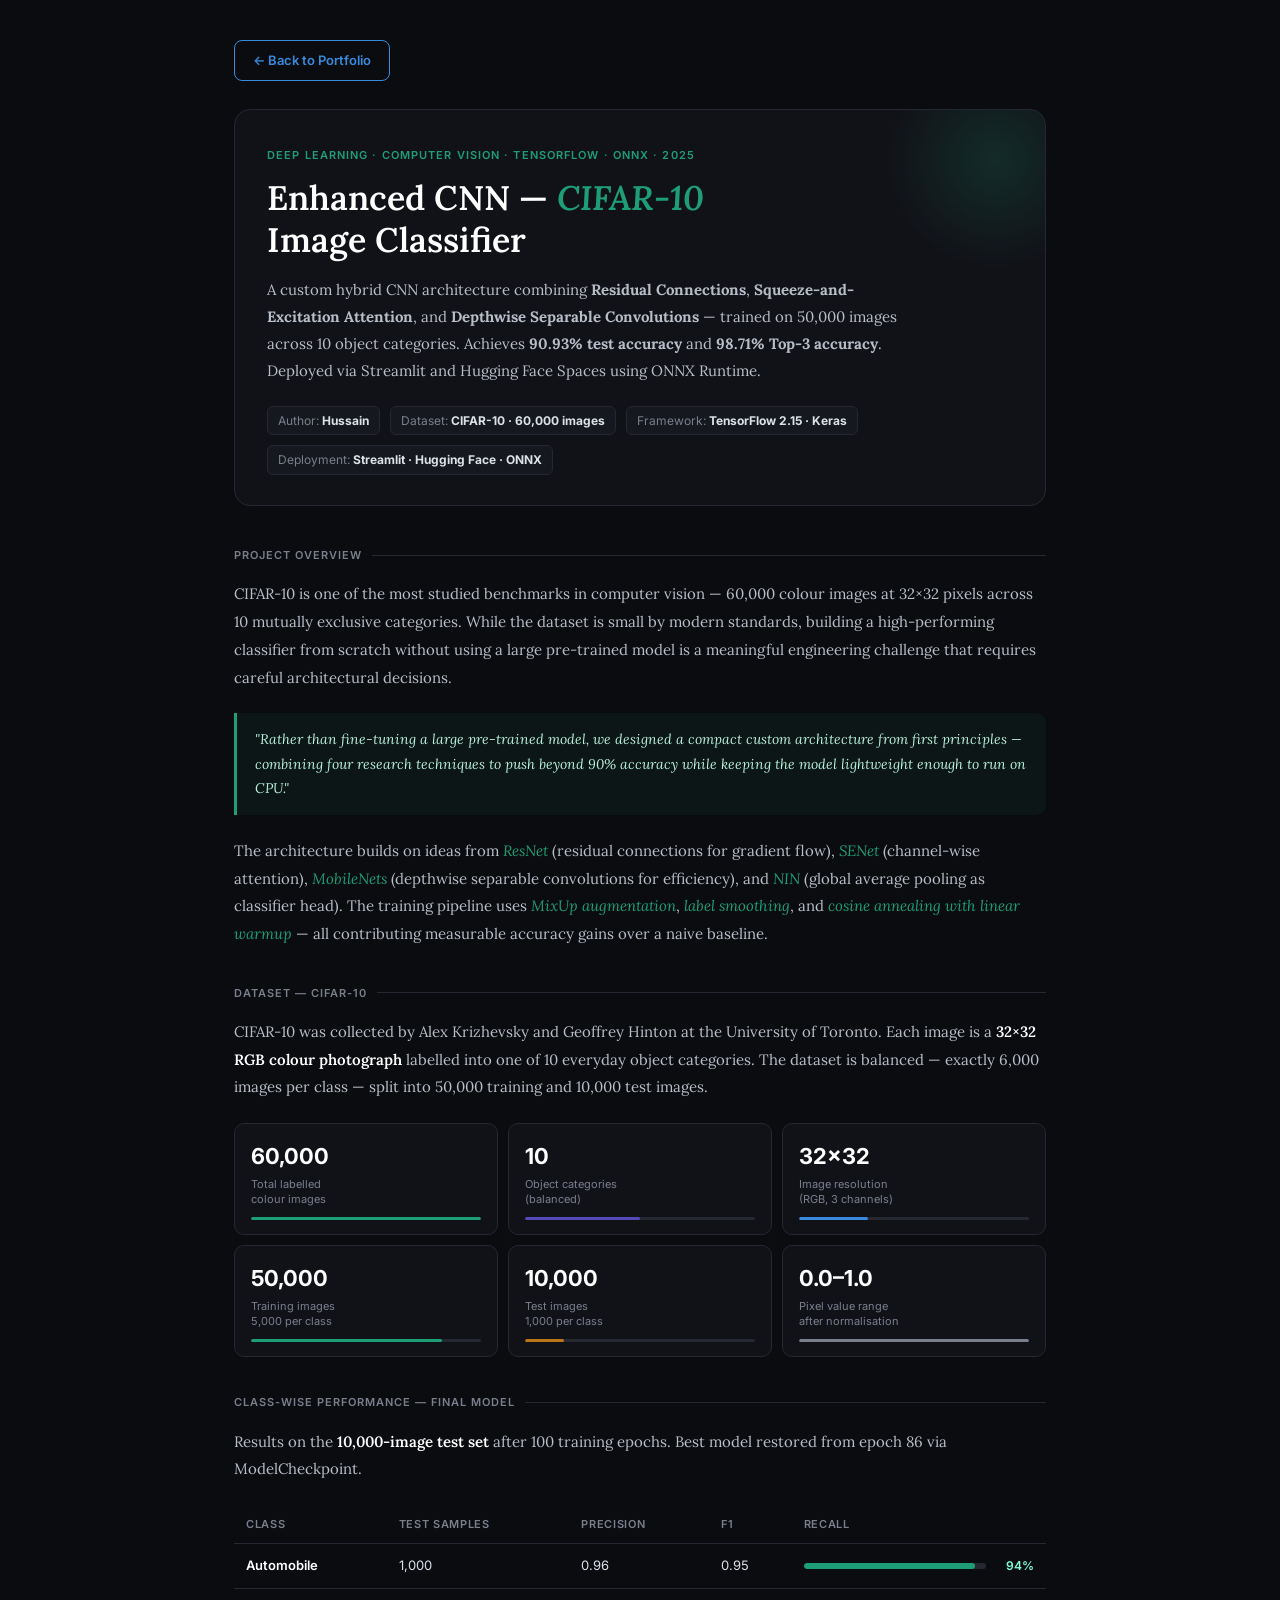
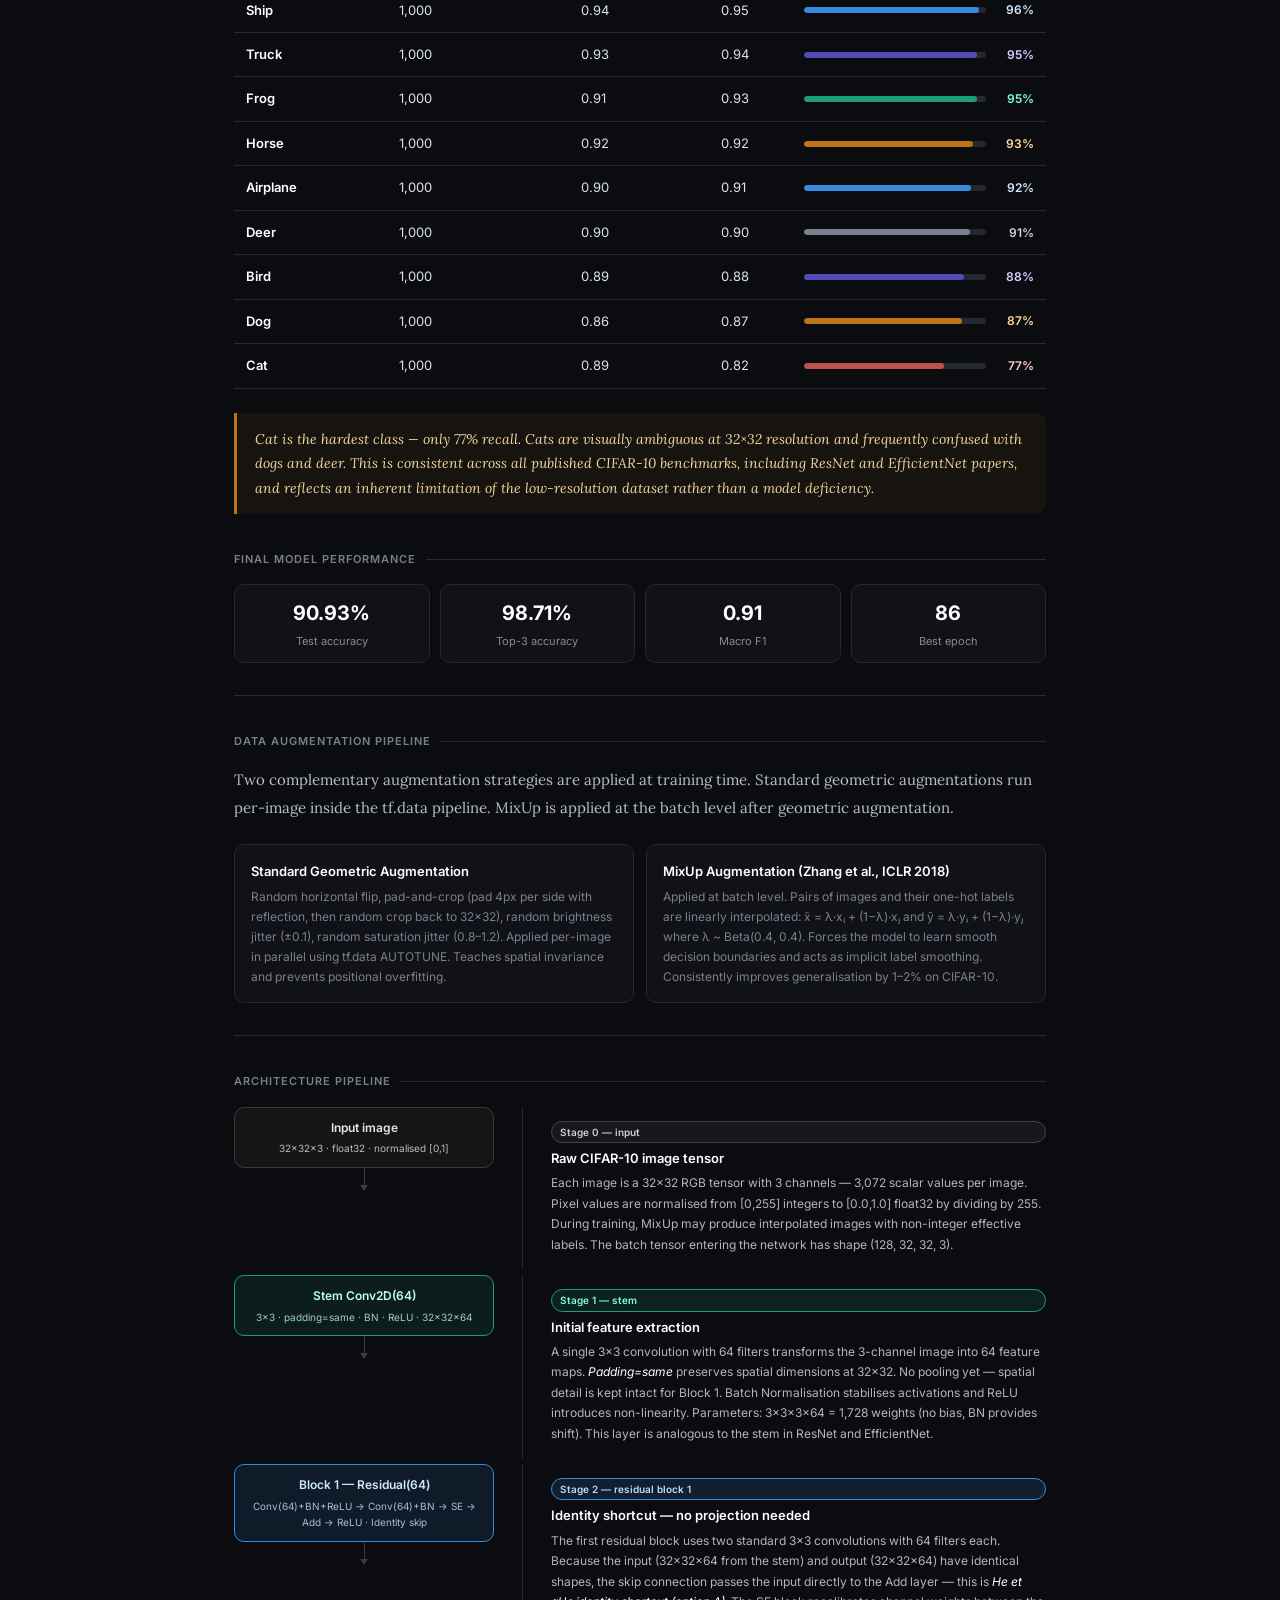
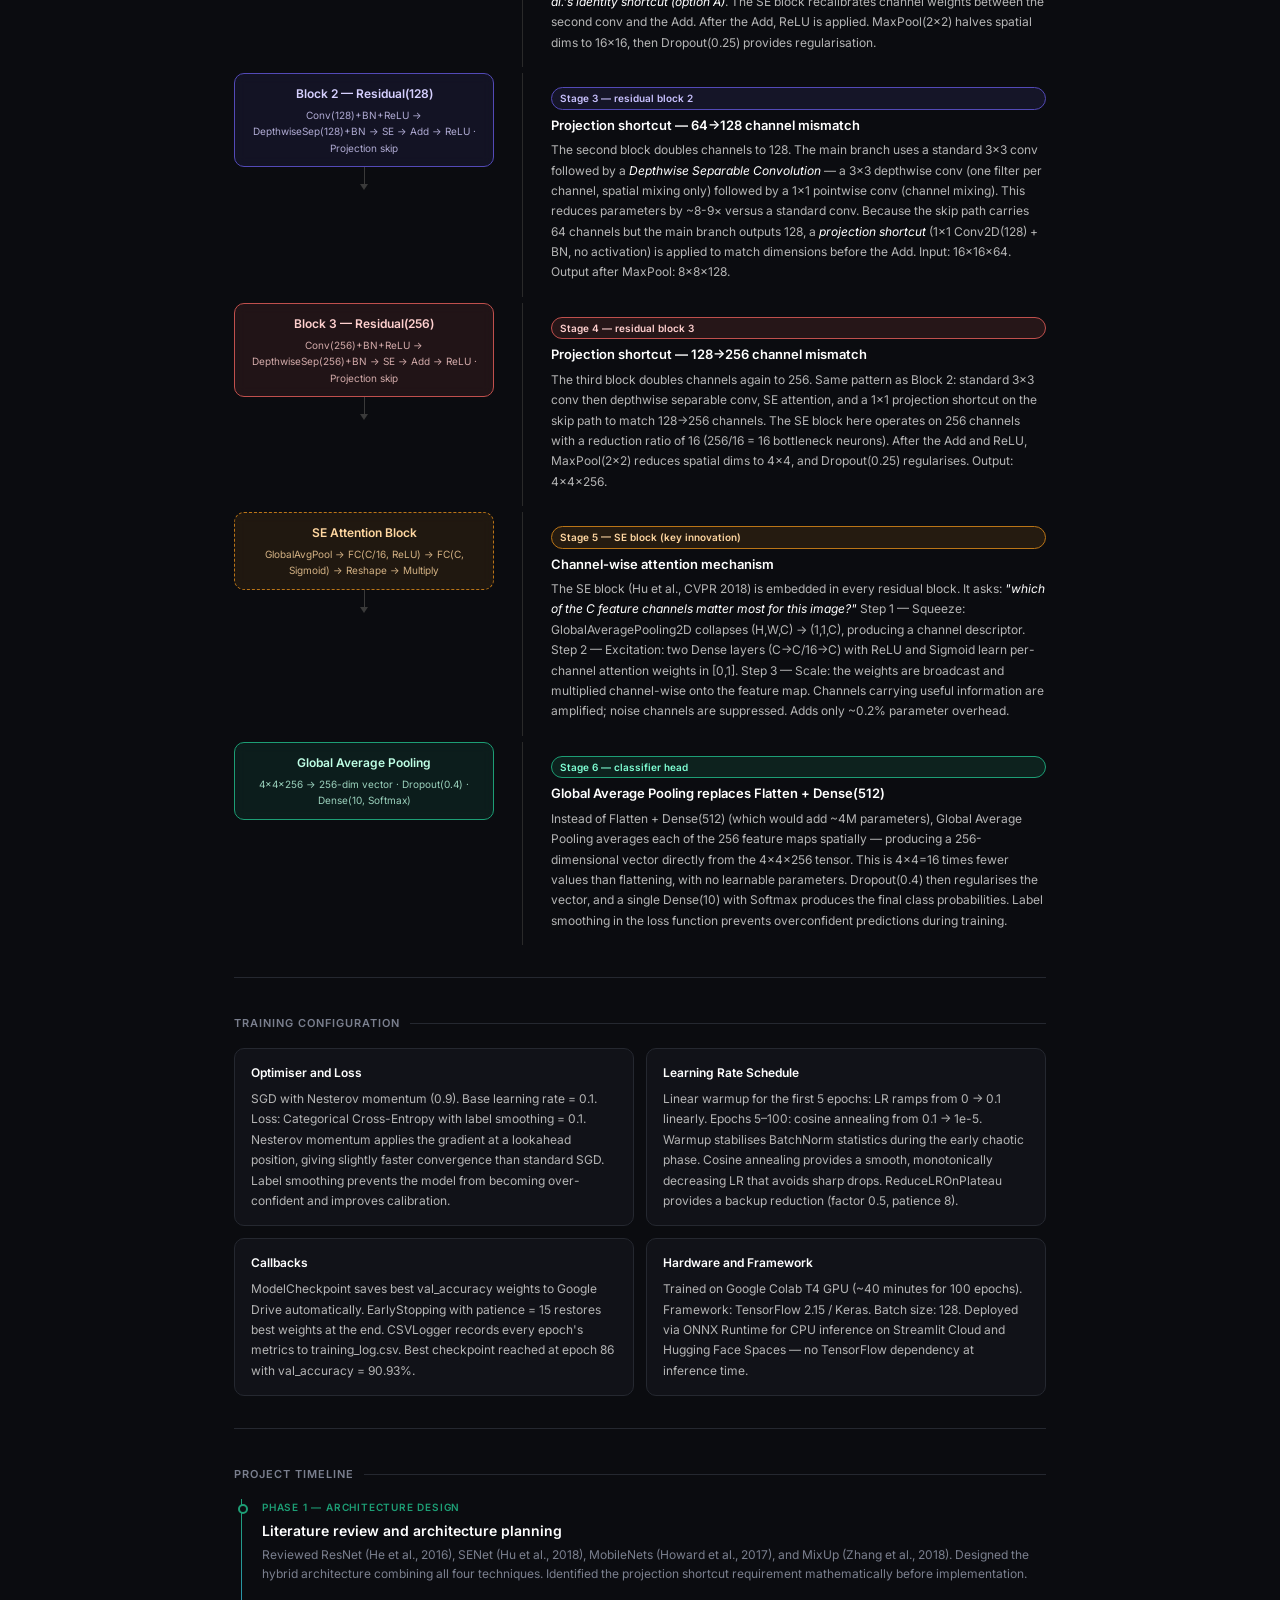
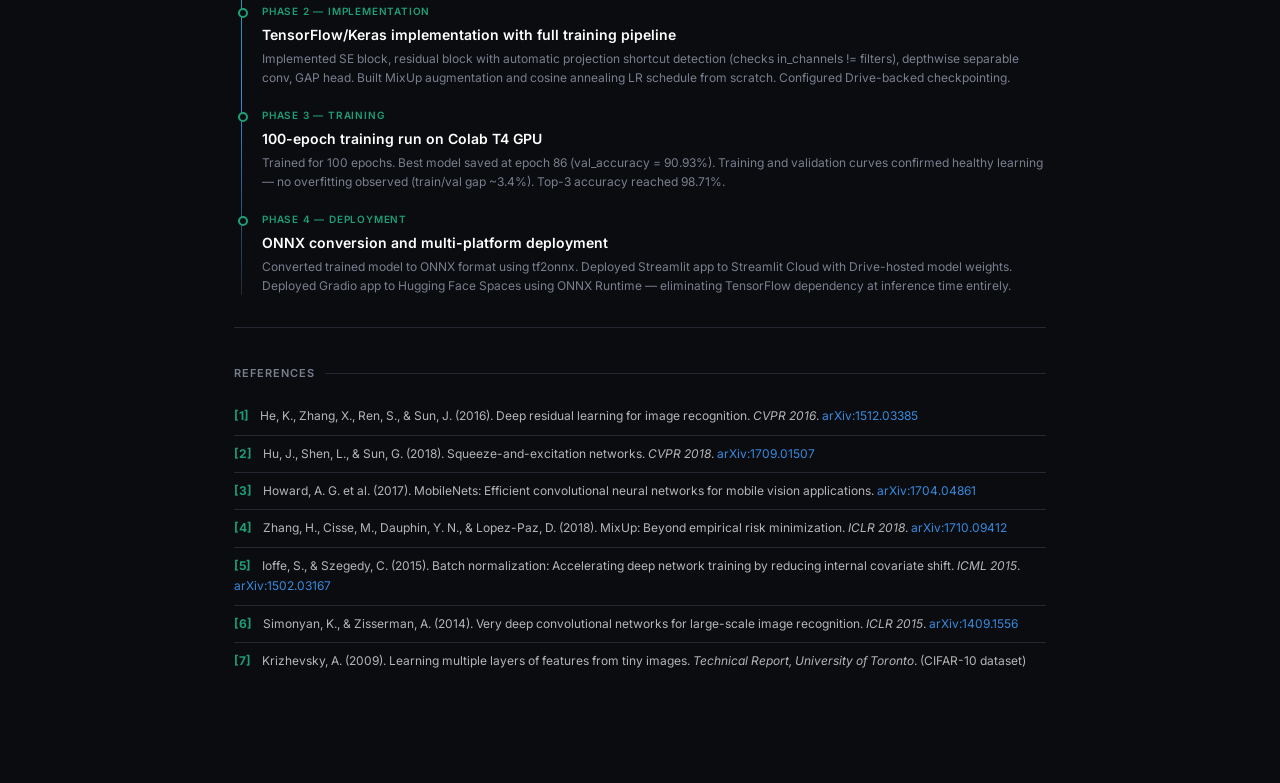
<file: projects/cifar10_architecture.html>
<!DOCTYPE html>
<html lang="en">
<head>
  <meta name="description" content="Enhanced CNN — CIFAR-10 Image Classifier. Custom hybrid architecture with ResNet, SE Attention, and Depthwise Separable Convolutions." />
  <meta charset="UTF-8" />
  <meta name="viewport" content="width=device-width, initial-scale=1.0"/>
  <title>Enhanced CNN — CIFAR-10 Classifier</title>

  <link rel="preconnect" href="https://fonts.googleapis.com">
  <link href="https://fonts.googleapis.com/css2?family=Inter:wght@400;500;600;700&family=Lora:ital,wght@0,400;0,600;1,400&display=swap" rel="stylesheet">

<style>
*, *::before, *::after { box-sizing: border-box; margin: 0; padding: 0; }

:root {
  --bg:        #0b0c10;
  --bg2:       #111218;
  --bg3:       #16181f;
  --border:    #252830;
  --text:      #dde1ea;
  --muted:     #7a7f8e;
  --white:     #ffffff;
  --teal:      #1D9E75;
  --teal-dim:  rgba(29,158,117,.12);
  --purple:    #534AB7;
  --purple-dim:rgba(83,74,183,.12);
  --blue:      #378ADD;
  --blue-dim:  rgba(55,138,221,.12);
  --amber:     #BA7517;
  --amber-dim: rgba(186,117,23,.12);
  --coral:     #C0504D;
  --coral-dim: rgba(192,80,77,.12);
  --font-body: 'Inter', Arial, sans-serif;
  --font-prose:'Lora', Georgia, serif;
}

html { scroll-behavior: smooth; }

body {
  font-family: var(--font-body);
  background: var(--bg);
  color: var(--text);
  padding: 0; margin: 0;
  line-height: 1.65;
}

/* NEURAL OVERLAY */
.neural-overlay {
  position: fixed; top: 0; left: 0;
  width: 100%; height: 100%;
  pointer-events: none; z-index: 0; overflow: hidden;
}
.particle { position: absolute; width: 6px; height: 6px; border-radius: 50%; opacity: 0; }
.p1 { background:#378ADD; box-shadow:0 0 12px #378ADD; animation: flow1 6s linear infinite; }
.p2 { background:#1D9E75; box-shadow:0 0 12px #1D9E75; animation: flow2 7s linear infinite; }
.p3 { background:#534AB7; box-shadow:0 0 12px #534AB7; animation: flow3 8s linear infinite; }
.p4 { background:#BA7517; box-shadow:0 0 12px #BA7517; animation: flow4 6.5s linear infinite; }
.p5 { background:#fff;    box-shadow:0 0 10px #fff;    animation: flow5 7.5s linear infinite; }

@keyframes flow1 { 0%{transform:translate(-10vw,20vh);opacity:0} 10%{opacity:1} 100%{transform:translate(110vw,80vh);opacity:0} }
@keyframes flow2 { 0%{transform:translate(-10vw,60vh);opacity:0} 15%{opacity:1} 100%{transform:translate(110vw,10vh);opacity:0} }
@keyframes flow3 { 0%{transform:translate(-10vw,90vh);opacity:0} 20%{opacity:1} 100%{transform:translate(110vw,30vh);opacity:0} }
@keyframes flow4 { 0%{transform:translate(-10vw,40vh);opacity:0} 25%{opacity:1} 100%{transform:translate(110vw,70vh);opacity:0} }
@keyframes flow5 { 0%{transform:translate(-10vw,10vh);opacity:0} 30%{opacity:1} 100%{transform:translate(110vw,90vh);opacity:0} }

/* PAGE WRAPPER */
.page-wrap {
  position: relative; z-index: 1;
  max-width: 860px; margin: 0 auto;
  padding: 40px 24px 80px;
}

/* BACK BUTTON */
.back-btn {
  display: inline-block; margin-bottom: 28px;
  padding: 9px 18px; border: 1px solid var(--blue);
  border-radius: 8px; color: var(--blue);
  text-decoration: none; font-size: 13px; font-weight: 600;
  transition: all .3s ease;
}
.back-btn:hover { background: var(--blue); color: #fff; box-shadow: 0 0 15px rgba(55,138,221,.35); }

/* HERO */
.hero {
  border: 1px solid var(--border); border-radius: 16px;
  background: var(--bg2); padding: 36px 32px 30px;
  margin-bottom: 40px; position: relative; overflow: hidden;
}
.hero::before {
  content: ''; position: absolute; top: -60px; right: -60px;
  width: 220px; height: 220px;
  background: radial-gradient(circle, rgba(29,158,117,.18) 0%, transparent 70%);
  pointer-events: none;
}
.hero-eyebrow {
  font-size: 11px; font-weight: 600; letter-spacing: .1em;
  text-transform: uppercase; color: var(--teal); margin-bottom: 12px;
}
.hero-title {
  font-family: var(--font-prose);
  font-size: clamp(24px, 4vw, 34px); font-weight: 600;
  color: var(--white); line-height: 1.25; margin-bottom: 14px;
}
.hero-title span { color: var(--teal); font-style: italic; }
.hero-summary {
  font-family: var(--font-prose); font-size: 15px;
  color: #b8bec8; line-height: 1.8; max-width: 640px; margin-bottom: 22px;
}
.hero-meta {
  display: flex; flex-wrap: wrap; gap: 10px;
  font-size: 12px; color: var(--muted);
}
.hero-meta span {
  background: var(--bg3); border: 1px solid var(--border);
  border-radius: 6px; padding: 4px 10px;
}
.hero-meta strong { color: var(--text); }

/* SECTION LABEL */
.section-label {
  font-size: 11px; font-weight: 600; letter-spacing: .09em;
  text-transform: uppercase; color: var(--muted);
  margin: 36px 0 16px; display: flex; align-items: center; gap: 10px;
}
.section-label::after { content: ''; flex: 1; height: 1px; background: var(--border); }

/* PROSE */
.prose {
  font-family: var(--font-prose); font-size: 15px;
  line-height: 1.85; color: #b8bec8; margin-bottom: 22px;
}
.prose strong { color: var(--white); font-weight: 600; }
.prose em { color: var(--teal); font-style: italic; }

/* CALLOUT */
.callout {
  border-left: 3px solid var(--teal);
  background: rgba(29,158,117,.07); border-radius: 0 10px 10px 0;
  padding: 14px 18px; margin-bottom: 22px;
  font-family: var(--font-prose); font-size: 14px;
  font-style: italic; color: #b8f0d8; line-height: 1.75;
}
.callout-amber { border-color: var(--amber); background: rgba(186,117,23,.07); color: #f0d5a0; }

/* DATASET STATS GRID */
.dataset-grid {
  display: grid; grid-template-columns: repeat(3, 1fr);
  gap: 10px; margin-bottom: 24px;
}
.ds-card {
  background: var(--bg2); border: 1px solid var(--border);
  border-radius: 10px; padding: 14px 16px;
  transition: transform .25s ease, border-color .25s ease;
}
.ds-card:hover { transform: translateY(-2px); border-color: var(--teal); }
.ds-num { font-size: 22px; font-weight: 700; color: var(--white); margin-bottom: 2px; }
.ds-lbl { font-size: 11px; color: var(--muted); line-height: 1.4; }
.ds-bar { height: 3px; border-radius: 99px; margin-top: 10px; background: var(--border); overflow: hidden; }
.ds-bar-fill { height: 100%; border-radius: 99px; background: var(--teal); transition: width 1s ease; }

/* CLASS TABLE */
.class-table { width: 100%; border-collapse: collapse; font-size: 13px; margin-bottom: 24px; }
.class-table thead th {
  text-align: left; padding: 10px 12px; color: var(--muted);
  font-size: 11px; font-weight: 600; letter-spacing: .06em;
  text-transform: uppercase; border-bottom: 1px solid var(--border);
}
.class-table tbody tr { border-bottom: 1px solid var(--border); transition: background .2s ease; }
.class-table tbody tr:hover { background: var(--bg2); }
.class-table tbody td { padding: 11px 12px; color: var(--text); vertical-align: middle; }
.class-table td:first-child { color: var(--white); font-weight: 600; }
.recall-bar-wrap { display: flex; align-items: center; gap: 10px; }
.recall-bar-bg { flex: 1; height: 6px; background: var(--border); border-radius: 99px; overflow: hidden; }
.recall-bar-fill { height: 100%; border-radius: 99px; }
.recall-val { font-size: 12px; font-weight: 600; min-width: 38px; text-align: right; }

/* METRICS */
.metrics {
  display: grid; grid-template-columns: repeat(4, 1fr);
  gap: 10px; margin-top: 14px; margin-bottom: 14px;
}
.metric {
  background: var(--bg2); border: 1px solid var(--border);
  border-radius: 10px; padding: 12px; text-align: center;
}
.metric-num { font-size: 20px; font-weight: 700; color: #fff; }
.metric-lbl { font-size: 11px; color: #8a8a8a; margin-top: 2px; }

/* TRAINING CARDS */
.train-grid { display: grid; grid-template-columns: 1fr 1fr; gap: 12px; margin-bottom: 24px; }
.train-card { border-radius: 10px; border: 1px solid var(--border); background: var(--bg2); padding: 14px 16px; }
.train-card-title { font-size: 12px; font-weight: 600; color: #fff; margin-bottom: 6px; }
.train-card-text { font-size: 12px; color: #b5b5b5; line-height: 1.7; }

/* TIMELINE */
.timeline { position: relative; padding-left: 28px; margin-bottom: 24px; }
.timeline::before {
  content: ''; position: absolute; left: 7px; top: 0; bottom: 0;
  width: 1px; background: linear-gradient(to bottom, var(--teal), var(--blue), var(--border));
}
.tl-item { position: relative; margin-bottom: 20px; }
.tl-item::before {
  content: ''; position: absolute; left: -24px; top: 5px;
  width: 10px; height: 10px; border-radius: 50%;
  background: var(--bg); border: 2px solid var(--teal); transition: background .3s ease;
}
.tl-item:hover::before { background: var(--teal); }
.tl-week { font-size: 10px; font-weight: 600; letter-spacing: .08em; text-transform: uppercase; color: var(--teal); margin-bottom: 3px; }
.tl-milestone { font-size: 14px; font-weight: 600; color: var(--white); margin-bottom: 3px; }
.tl-detail { font-size: 12px; color: var(--muted); line-height: 1.6; }

/* ARCH SECTION */
.arch-section { margin-top: 8px; }
.stage {
  display: grid; grid-template-columns: 260px 1px 1fr;
  gap: 0 28px; margin-bottom: 6px;
  border-radius: 10px; transition: all .3s ease;
}
.stage:hover { transform: translateY(-2px); box-shadow: 0 0 18px rgba(29,158,117,.15); }
.stage-line { background: #2a2a2a; width: 1px; position: relative; overflow: hidden; }
.stage-line::after {
  content: ''; position: absolute; top: -50%; left: 0;
  width: 100%; height: 40%;
  background: linear-gradient(to bottom, transparent, rgba(29,158,117,.6), transparent);
  animation: flowLine 2.8s linear infinite;
}
@keyframes flowLine { 0%{top:-40%} 100%{top:120%} }
.stage-desc { display: flex; flex-direction: column; justify-content: center; padding: 14px 0; }
.box {
  border-radius: 10px; padding: 10px 16px; text-align: center;
  font-size: 12px; font-weight: 600; width: 100%; border: 1px solid;
  backdrop-filter: blur(6px);
}
.box .sub { font-size: 10px; font-weight: 400; margin-top: 3px; opacity: .8; }
.box-gray   { background:#151515; border-color:#3a3a3a; color:#e6e6e6; }
.box-teal   { background:var(--teal-dim); border-color:var(--teal); color:#bfffe6; }
.box-purple { background:var(--purple-dim); border-color:var(--purple); color:#d6d0ff; }
.box-blue   { background:var(--blue-dim); border-color:var(--blue); color:#cfe6ff; }
.box-amber  { background:var(--amber-dim); border-color:var(--amber); color:#ffd7a1; border-width:1.5px; border-style:dashed; }
.box-coral  { background:var(--coral-dim); border-color:var(--coral); color:#ffd0cf; }
.arrow-down { width:1px; height:18px; background:#3a3a3a; margin:0 auto; position:relative; }
.arrow-down::after {
  content:''; position:absolute; bottom:-5px; left:-4px;
  border-left:4px solid transparent; border-right:4px solid transparent; border-top:6px solid #3a3a3a;
}
.badge { display:inline-block; font-size:10px; padding:2px 8px; border-radius:99px; margin-bottom:5px; font-weight:600; }
.badge-teal   { background:rgba(29,158,117,.15); color:#7fffd4; border:1px solid var(--teal); }
.badge-purple { background:rgba(83,74,183,.15);  color:#c9c2ff; border:1px solid var(--purple); }
.badge-blue   { background:rgba(55,138,221,.15); color:#b9dcff; border:1px solid var(--blue); }
.badge-amber  { background:rgba(186,117,23,.15); color:#ffd7a1; border:1px solid var(--amber); }
.badge-gray   { background:rgba(255,255,255,.05);color:#cfcfcf; border:1px solid #444; }
.badge-coral  { background:rgba(192,80,77,.15);  color:#ffd0cf; border:1px solid var(--coral); }
.desc-title { font-size:13px; font-weight:600; color:#fff; margin-bottom:4px; }
.desc-text  { font-size:12px; color:#b5b5b5; line-height:1.7; }
.desc-text em { font-style:italic; color:#fff; }

/* AUGMENTATION GRID */
.aug-grid { display:grid; grid-template-columns:1fr 1fr; gap:12px; margin-bottom:24px; }
.aug-card {
  background:var(--bg2); border:1px solid var(--border); border-radius:10px; padding:16px;
  transition:border-color .25s ease, transform .25s ease;
}
.aug-card:hover { border-color:var(--teal); transform:translateY(-2px); }
.aug-name { font-size:13px; font-weight:600; color:var(--white); margin-bottom:5px; }
.aug-desc { font-size:12px; color:var(--muted); line-height:1.65; }

/* REFERENCES */
.ref-list { list-style:none; margin-bottom:24px; }
.ref-list li {
  font-size:12px; color:#b5b5b5; line-height:1.7;
  padding:8px 0; border-bottom:1px solid var(--border);
}
.ref-list li:last-child { border-bottom:none; }
.ref-list a { color:var(--blue); text-decoration:none; }
.ref-list a:hover { text-decoration:underline; }
.ref-num { color:var(--teal); font-weight:700; margin-right:8px; }

hr { border:none; border-top:1px solid var(--border); margin:32px 0; }

@media (max-width:640px) {
  .stage { grid-template-columns:1fr; }
  .stage-line { display:none; }
  .train-grid { grid-template-columns:1fr; }
  .metrics { grid-template-columns:repeat(2,1fr); }
  .dataset-grid { grid-template-columns:1fr 1fr; }
  .aug-grid { grid-template-columns:1fr; }
  .hero { padding:24px 18px; }
}
</style>
</head>
<body>

<div class="neural-overlay">
  <div class="particle p1"></div>
  <div class="particle p2"></div>
  <div class="particle p3"></div>
  <div class="particle p4"></div>
  <div class="particle p5"></div>
</div>

<div class="page-wrap">

  <a href="../index.html" class="back-btn">← Back to Portfolio</a>

  <!-- HERO -->
  <div class="hero">
    <div class="hero-eyebrow">Deep Learning · Computer Vision · TensorFlow · ONNX · 2025</div>
    <h1 class="hero-title">Enhanced CNN — <span>CIFAR-10</span><br>Image Classifier</h1>
    <p class="hero-summary">
      A custom hybrid CNN architecture combining <strong>Residual Connections</strong>, <strong>Squeeze-and-Excitation Attention</strong>, and <strong>Depthwise Separable Convolutions</strong> — trained on 50,000 images across 10 object categories. Achieves <strong>90.93% test accuracy</strong> and <strong>98.71% Top-3 accuracy</strong>. Deployed via Streamlit and Hugging Face Spaces using ONNX Runtime.
    </p>
    <div class="hero-meta">
      <span>Author: <strong>Hussain</strong></span>
      <span>Dataset: <strong>CIFAR-10 · 60,000 images</strong></span>
      <span>Framework: <strong>TensorFlow 2.15 · Keras</strong></span>
      <span>Deployment: <strong>Streamlit · Hugging Face · ONNX</strong></span>
    </div>
  </div>

  <!-- OVERVIEW -->
  <p class="section-label">Project overview</p>

  <p class="prose">
    CIFAR-10 is one of the most studied benchmarks in computer vision — 60,000 colour images at 32×32 pixels across 10 mutually exclusive categories. While the dataset is small by modern standards, building a high-performing classifier from scratch without using a large pre-trained model is a meaningful engineering challenge that requires careful architectural decisions.
  </p>

  <div class="callout">
    "Rather than fine-tuning a large pre-trained model, we designed a compact custom architecture from first principles — combining four research techniques to push beyond 90% accuracy while keeping the model lightweight enough to run on CPU."
  </div>

  <p class="prose">
    The architecture builds on ideas from <em>ResNet</em> (residual connections for gradient flow), <em>SENet</em> (channel-wise attention), <em>MobileNets</em> (depthwise separable convolutions for efficiency), and <em>NIN</em> (global average pooling as classifier head). The training pipeline uses <em>MixUp augmentation</em>, <em>label smoothing</em>, and <em>cosine annealing with linear warmup</em> — all contributing measurable accuracy gains over a naive baseline.
  </p>

  <!-- DATASET -->
  <p class="section-label">Dataset — CIFAR-10</p>

  <p class="prose">
    CIFAR-10 was collected by Alex Krizhevsky and Geoffrey Hinton at the University of Toronto. Each image is a <strong>32×32 RGB colour photograph</strong> labelled into one of 10 everyday object categories. The dataset is balanced — exactly 6,000 images per class — split into 50,000 training and 10,000 test images.
  </p>

  <div class="dataset-grid">
    <div class="ds-card">
      <div class="ds-num">60,000</div>
      <div class="ds-lbl">Total labelled<br>colour images</div>
      <div class="ds-bar"><div class="ds-bar-fill" style="width:100%"></div></div>
    </div>
    <div class="ds-card">
      <div class="ds-num">10</div>
      <div class="ds-lbl">Object categories<br>(balanced)</div>
      <div class="ds-bar"><div class="ds-bar-fill" style="width:50%;background:#534AB7"></div></div>
    </div>
    <div class="ds-card">
      <div class="ds-num">32×32</div>
      <div class="ds-lbl">Image resolution<br>(RGB, 3 channels)</div>
      <div class="ds-bar"><div class="ds-bar-fill" style="width:30%;background:#378ADD"></div></div>
    </div>
    <div class="ds-card">
      <div class="ds-num">50,000</div>
      <div class="ds-lbl">Training images<br>5,000 per class</div>
      <div class="ds-bar"><div class="ds-bar-fill" style="width:83%"></div></div>
    </div>
    <div class="ds-card">
      <div class="ds-num">10,000</div>
      <div class="ds-lbl">Test images<br>1,000 per class</div>
      <div class="ds-bar"><div class="ds-bar-fill" style="width:17%;background:#BA7517"></div></div>
    </div>
    <div class="ds-card">
      <div class="ds-num">0.0–1.0</div>
      <div class="ds-lbl">Pixel value range<br>after normalisation</div>
      <div class="ds-bar"><div class="ds-bar-fill" style="width:100%;background:#7a7f8e"></div></div>
    </div>
  </div>

  <!-- CLASS RESULTS -->
  <p class="section-label">Class-wise performance — final model</p>

  <p class="prose">
    Results on the <strong>10,000-image test set</strong> after 100 training epochs. Best model restored from epoch 86 via ModelCheckpoint.
  </p>

  <table class="class-table">
    <thead>
      <tr>
        <th>Class</th>
        <th>Test samples</th>
        <th>Precision</th>
        <th>F1</th>
        <th style="min-width:160px;">Recall</th>
      </tr>
    </thead>
    <tbody>
      <tr>
        <td>Automobile</td><td>1,000</td><td>0.96</td><td>0.95</td>
        <td><div class="recall-bar-wrap"><div class="recall-bar-bg"><div class="recall-bar-fill" style="width:94%;background:#1D9E75;height:100%;border-radius:99px"></div></div><span class="recall-val" style="color:#7fffd4">94%</span></div></td>
      </tr>
      <tr>
        <td>Ship</td><td>1,000</td><td>0.94</td><td>0.95</td>
        <td><div class="recall-bar-wrap"><div class="recall-bar-bg"><div class="recall-bar-fill" style="width:96%;background:#378ADD;height:100%;border-radius:99px"></div></div><span class="recall-val" style="color:#cfe6ff">96%</span></div></td>
      </tr>
      <tr>
        <td>Truck</td><td>1,000</td><td>0.93</td><td>0.94</td>
        <td><div class="recall-bar-wrap"><div class="recall-bar-bg"><div class="recall-bar-fill" style="width:95%;background:#534AB7;height:100%;border-radius:99px"></div></div><span class="recall-val" style="color:#d6d0ff">95%</span></div></td>
      </tr>
      <tr>
        <td>Frog</td><td>1,000</td><td>0.91</td><td>0.93</td>
        <td><div class="recall-bar-wrap"><div class="recall-bar-bg"><div class="recall-bar-fill" style="width:95%;background:#1D9E75;height:100%;border-radius:99px"></div></div><span class="recall-val" style="color:#7fffd4">95%</span></div></td>
      </tr>
      <tr>
        <td>Horse</td><td>1,000</td><td>0.92</td><td>0.92</td>
        <td><div class="recall-bar-wrap"><div class="recall-bar-bg"><div class="recall-bar-fill" style="width:93%;background:#BA7517;height:100%;border-radius:99px"></div></div><span class="recall-val" style="color:#ffd7a1">93%</span></div></td>
      </tr>
      <tr>
        <td>Airplane</td><td>1,000</td><td>0.90</td><td>0.91</td>
        <td><div class="recall-bar-wrap"><div class="recall-bar-bg"><div class="recall-bar-fill" style="width:92%;background:#378ADD;height:100%;border-radius:99px"></div></div><span class="recall-val" style="color:#cfe6ff">92%</span></div></td>
      </tr>
      <tr>
        <td>Deer</td><td>1,000</td><td>0.90</td><td>0.90</td>
        <td><div class="recall-bar-wrap"><div class="recall-bar-bg"><div class="recall-bar-fill" style="width:91%;background:#7a7f8e;height:100%;border-radius:99px"></div></div><span class="recall-val" style="color:#cfcfcf">91%</span></div></td>
      </tr>
      <tr>
        <td>Bird</td><td>1,000</td><td>0.89</td><td>0.88</td>
        <td><div class="recall-bar-wrap"><div class="recall-bar-bg"><div class="recall-bar-fill" style="width:88%;background:#534AB7;height:100%;border-radius:99px"></div></div><span class="recall-val" style="color:#d6d0ff">88%</span></div></td>
      </tr>
      <tr>
        <td>Dog</td><td>1,000</td><td>0.86</td><td>0.87</td>
        <td><div class="recall-bar-wrap"><div class="recall-bar-bg"><div class="recall-bar-fill" style="width:87%;background:#BA7517;height:100%;border-radius:99px"></div></div><span class="recall-val" style="color:#ffd7a1">87%</span></div></td>
      </tr>
      <tr>
        <td>Cat</td><td>1,000</td><td>0.89</td><td>0.82</td>
        <td><div class="recall-bar-wrap"><div class="recall-bar-bg"><div class="recall-bar-fill" style="width:77%;background:#C0504D;height:100%;border-radius:99px"></div></div><span class="recall-val" style="color:#ffd0cf">77%</span></div></td>
      </tr>
    </tbody>
  </table>

  <div class="callout callout-amber">
    Cat is the hardest class — only 77% recall. Cats are visually ambiguous at 32×32 resolution and frequently confused with dogs and deer. This is consistent across all published CIFAR-10 benchmarks, including ResNet and EfficientNet papers, and reflects an inherent limitation of the low-resolution dataset rather than a model deficiency.
  </div>

  <!-- FINAL METRICS -->
  <p class="section-label">Final model performance</p>
  <div class="metrics">
    <div class="metric"><div class="metric-num">90.93%</div><div class="metric-lbl">Test accuracy</div></div>
    <div class="metric"><div class="metric-num">98.71%</div><div class="metric-lbl">Top-3 accuracy</div></div>
    <div class="metric"><div class="metric-num">0.91</div><div class="metric-lbl">Macro F1</div></div>
    <div class="metric"><div class="metric-num">86</div><div class="metric-lbl">Best epoch</div></div>
  </div>

  <hr>

  <!-- AUGMENTATION -->
  <p class="section-label">Data augmentation pipeline</p>

  <p class="prose">
    Two complementary augmentation strategies are applied at training time. Standard geometric augmentations run per-image inside the tf.data pipeline. MixUp is applied at the batch level after geometric augmentation.
  </p>

  <div class="aug-grid">
    <div class="aug-card">
      <div class="aug-name">Standard Geometric Augmentation</div>
      <div class="aug-desc">Random horizontal flip, pad-and-crop (pad 4px per side with reflection, then random crop back to 32×32), random brightness jitter (±0.1), random saturation jitter (0.8–1.2). Applied per-image in parallel using tf.data AUTOTUNE. Teaches spatial invariance and prevents positional overfitting.</div>
    </div>
    <div class="aug-card">
      <div class="aug-name">MixUp Augmentation (Zhang et al., ICLR 2018)</div>
      <div class="aug-desc">Applied at batch level. Pairs of images and their one-hot labels are linearly interpolated: x̃ = λ·xᵢ + (1−λ)·xⱼ and ỹ = λ·yᵢ + (1−λ)·yⱼ where λ ~ Beta(0.4, 0.4). Forces the model to learn smooth decision boundaries and acts as implicit label smoothing. Consistently improves generalisation by 1–2% on CIFAR-10.</div>
    </div>
  </div>

  <hr>

  <!-- ARCHITECTURE -->
  <div class="arch-section">
    <p class="section-label">Architecture pipeline</p>

    <!-- STAGE 0 — INPUT -->
    <div class="stage">
      <div class="stage-diagram">
        <div class="box box-gray">Input image<div class="sub">32×32×3 · float32 · normalised [0,1]</div></div>
        <div class="arrow-down"></div>
      </div>
      <div class="stage-line"></div>
      <div class="stage-desc">
        <span class="badge badge-gray">Stage 0 — input</span>
        <div class="desc-title">Raw CIFAR-10 image tensor</div>
        <div class="desc-text">Each image is a 32×32 RGB tensor with 3 channels — 3,072 scalar values per image. Pixel values are normalised from [0,255] integers to [0.0,1.0] float32 by dividing by 255. During training, MixUp may produce interpolated images with non-integer effective labels. The batch tensor entering the network has shape (128, 32, 32, 3).</div>
      </div>
    </div>

    <!-- STAGE 1 — STEM -->
    <div class="stage">
      <div class="stage-diagram">
        <div class="box box-teal">Stem Conv2D(64)<div class="sub">3×3 · padding=same · BN · ReLU · 32×32×64</div></div>
        <div class="arrow-down"></div>
      </div>
      <div class="stage-line"></div>
      <div class="stage-desc">
        <span class="badge badge-teal">Stage 1 — stem</span>
        <div class="desc-title">Initial feature extraction</div>
        <div class="desc-text">A single 3×3 convolution with 64 filters transforms the 3-channel image into 64 feature maps. <em>Padding=same</em> preserves spatial dimensions at 32×32. No pooling yet — spatial detail is kept intact for Block 1. Batch Normalisation stabilises activations and ReLU introduces non-linearity. Parameters: 3×3×3×64 = 1,728 weights (no bias, BN provides shift). This layer is analogous to the stem in ResNet and EfficientNet.</div>
      </div>
    </div>

    <!-- STAGE 2 — BLOCK 1 -->
    <div class="stage">
      <div class="stage-diagram">
        <div class="box box-blue">Block 1 — Residual(64)<div class="sub">Conv(64)+BN+ReLU → Conv(64)+BN → SE → Add → ReLU · Identity skip</div></div>
        <div class="arrow-down"></div>
      </div>
      <div class="stage-line"></div>
      <div class="stage-desc">
        <span class="badge badge-blue">Stage 2 — residual block 1</span>
        <div class="desc-title">Identity shortcut — no projection needed</div>
        <div class="desc-text">The first residual block uses two standard 3×3 convolutions with 64 filters each. Because the input (32×32×64 from the stem) and output (32×32×64) have identical shapes, the skip connection passes the input directly to the Add layer — this is <em>He et al.'s identity shortcut (option A)</em>. The SE block recalibrates channel weights between the second conv and the Add. After the Add, ReLU is applied. MaxPool(2×2) halves spatial dims to 16×16, then Dropout(0.25) provides regularisation.</div>
      </div>
    </div>

    <!-- STAGE 3 — BLOCK 2 -->
    <div class="stage">
      <div class="stage-diagram">
        <div class="box box-purple">Block 2 — Residual(128)<div class="sub">Conv(128)+BN+ReLU → DepthwiseSep(128)+BN → SE → Add → ReLU · Projection skip</div></div>
        <div class="arrow-down"></div>
      </div>
      <div class="stage-line"></div>
      <div class="stage-desc">
        <span class="badge badge-purple">Stage 3 — residual block 2</span>
        <div class="desc-title">Projection shortcut — 64→128 channel mismatch</div>
        <div class="desc-text">The second block doubles channels to 128. The main branch uses a standard 3×3 conv followed by a <em>Depthwise Separable Convolution</em> — a 3×3 depthwise conv (one filter per channel, spatial mixing only) followed by a 1×1 pointwise conv (channel mixing). This reduces parameters by ~8-9× versus a standard conv. Because the skip path carries 64 channels but the main branch outputs 128, a <em>projection shortcut</em> (1×1 Conv2D(128) + BN, no activation) is applied to match dimensions before the Add. Input: 16×16×64. Output after MaxPool: 8×8×128.</div>
      </div>
    </div>

    <!-- STAGE 4 — BLOCK 3 -->
    <div class="stage">
      <div class="stage-diagram">
        <div class="box box-coral">Block 3 — Residual(256)<div class="sub">Conv(256)+BN+ReLU → DepthwiseSep(256)+BN → SE → Add → ReLU · Projection skip</div></div>
        <div class="arrow-down"></div>
      </div>
      <div class="stage-line"></div>
      <div class="stage-desc">
        <span class="badge badge-coral">Stage 4 — residual block 3</span>
        <div class="desc-title">Projection shortcut — 128→256 channel mismatch</div>
        <div class="desc-text">The third block doubles channels again to 256. Same pattern as Block 2: standard 3×3 conv then depthwise separable conv, SE attention, and a 1×1 projection shortcut on the skip path to match 128→256 channels. The SE block here operates on 256 channels with a reduction ratio of 16 (256/16 = 16 bottleneck neurons). After the Add and ReLU, MaxPool(2×2) reduces spatial dims to 4×4, and Dropout(0.25) regularises. Output: 4×4×256.</div>
      </div>
    </div>

    <!-- STAGE 5 — SE BLOCK (detail) -->
    <div class="stage">
      <div class="stage-diagram">
        <div class="box box-amber">SE Attention Block<div class="sub">GlobalAvgPool → FC(C/16, ReLU) → FC(C, Sigmoid) → Reshape → Multiply</div></div>
        <div class="arrow-down"></div>
      </div>
      <div class="stage-line"></div>
      <div class="stage-desc">
        <span class="badge badge-amber">Stage 5 — SE block (key innovation)</span>
        <div class="desc-title">Channel-wise attention mechanism</div>
        <div class="desc-text">The SE block (Hu et al., CVPR 2018) is embedded in every residual block. It asks: <em>"which of the C feature channels matter most for this image?"</em> Step 1 — Squeeze: GlobalAveragePooling2D collapses (H,W,C) → (1,1,C), producing a channel descriptor. Step 2 — Excitation: two Dense layers (C→C/16→C) with ReLU and Sigmoid learn per-channel attention weights in [0,1]. Step 3 — Scale: the weights are broadcast and multiplied channel-wise onto the feature map. Channels carrying useful information are amplified; noise channels are suppressed. Adds only ~0.2% parameter overhead.</div>
      </div>
    </div>

    <!-- STAGE 6 — GAP HEAD -->
    <div class="stage">
      <div class="stage-diagram">
        <div class="box box-teal">Global Average Pooling<div class="sub">4×4×256 → 256-dim vector · Dropout(0.4) · Dense(10, Softmax)</div></div>
      </div>
      <div class="stage-line"></div>
      <div class="stage-desc">
        <span class="badge badge-teal">Stage 6 — classifier head</span>
        <div class="desc-title">Global Average Pooling replaces Flatten + Dense(512)</div>
        <div class="desc-text">Instead of Flatten + Dense(512) (which would add ~4M parameters), Global Average Pooling averages each of the 256 feature maps spatially — producing a 256-dimensional vector directly from the 4×4×256 tensor. This is 4×4=16 times fewer values than flattening, with no learnable parameters. Dropout(0.4) then regularises the vector, and a single Dense(10) with Softmax produces the final class probabilities. Label smoothing in the loss function prevents overconfident predictions during training.</div>
      </div>
    </div>
  </div><!-- /arch-section -->

  <hr>

  <!-- TRAINING CONFIG -->
  <p class="section-label">Training configuration</p>
  <div class="train-grid">
    <div class="train-card">
      <div class="train-card-title">Optimiser and Loss</div>
      <div class="train-card-text">SGD with Nesterov momentum (0.9). Base learning rate = 0.1. Loss: Categorical Cross-Entropy with label smoothing = 0.1. Nesterov momentum applies the gradient at a lookahead position, giving slightly faster convergence than standard SGD. Label smoothing prevents the model from becoming over-confident and improves calibration.</div>
    </div>
    <div class="train-card">
      <div class="train-card-title">Learning Rate Schedule</div>
      <div class="train-card-text">Linear warmup for the first 5 epochs: LR ramps from 0 → 0.1 linearly. Epochs 5–100: cosine annealing from 0.1 → 1e-5. Warmup stabilises BatchNorm statistics during the early chaotic phase. Cosine annealing provides a smooth, monotonically decreasing LR that avoids sharp drops. ReduceLROnPlateau provides a backup reduction (factor 0.5, patience 8).</div>
    </div>
    <div class="train-card">
      <div class="train-card-title">Callbacks</div>
      <div class="train-card-text">ModelCheckpoint saves best val_accuracy weights to Google Drive automatically. EarlyStopping with patience = 15 restores best weights at the end. CSVLogger records every epoch's metrics to training_log.csv. Best checkpoint reached at epoch 86 with val_accuracy = 90.93%.</div>
    </div>
    <div class="train-card">
      <div class="train-card-title">Hardware and Framework</div>
      <div class="train-card-text">Trained on Google Colab T4 GPU (~40 minutes for 100 epochs). Framework: TensorFlow 2.15 / Keras. Batch size: 128. Deployed via ONNX Runtime for CPU inference on Streamlit Cloud and Hugging Face Spaces — no TensorFlow dependency at inference time.</div>
    </div>
  </div>

  <hr>

  <!-- TIMELINE -->
  <p class="section-label">Project timeline</p>
  <div class="timeline">
    <div class="tl-item">
      <div class="tl-week">Phase 1 — Architecture Design</div>
      <div class="tl-milestone">Literature review and architecture planning</div>
      <div class="tl-detail">Reviewed ResNet (He et al., 2016), SENet (Hu et al., 2018), MobileNets (Howard et al., 2017), and MixUp (Zhang et al., 2018). Designed the hybrid architecture combining all four techniques. Identified the projection shortcut requirement mathematically before implementation.</div>
    </div>
    <div class="tl-item">
      <div class="tl-week">Phase 2 — Implementation</div>
      <div class="tl-milestone">TensorFlow/Keras implementation with full training pipeline</div>
      <div class="tl-detail">Implemented SE block, residual block with automatic projection shortcut detection (checks in_channels != filters), depthwise separable conv, GAP head. Built MixUp augmentation and cosine annealing LR schedule from scratch. Configured Drive-backed checkpointing.</div>
    </div>
    <div class="tl-item">
      <div class="tl-week">Phase 3 — Training</div>
      <div class="tl-milestone">100-epoch training run on Colab T4 GPU</div>
      <div class="tl-detail">Trained for 100 epochs. Best model saved at epoch 86 (val_accuracy = 90.93%). Training and validation curves confirmed healthy learning — no overfitting observed (train/val gap ~3.4%). Top-3 accuracy reached 98.71%.</div>
    </div>
    <div class="tl-item">
      <div class="tl-week">Phase 4 — Deployment</div>
      <div class="tl-milestone">ONNX conversion and multi-platform deployment</div>
      <div class="tl-detail">Converted trained model to ONNX format using tf2onnx. Deployed Streamlit app to Streamlit Cloud with Drive-hosted model weights. Deployed Gradio app to Hugging Face Spaces using ONNX Runtime — eliminating TensorFlow dependency at inference time entirely.</div>
    </div>
  </div>

  <hr>

  <!-- REFERENCES -->
  <p class="section-label">References</p>
  <ul class="ref-list">
    <li><span class="ref-num">[1]</span> He, K., Zhang, X., Ren, S., & Sun, J. (2016). Deep residual learning for image recognition. <em>CVPR 2016</em>. <a href="https://arxiv.org/abs/1512.03385" target="_blank">arXiv:1512.03385</a></li>
    <li><span class="ref-num">[2]</span> Hu, J., Shen, L., & Sun, G. (2018). Squeeze-and-excitation networks. <em>CVPR 2018</em>. <a href="https://arxiv.org/abs/1709.01507" target="_blank">arXiv:1709.01507</a></li>
    <li><span class="ref-num">[3]</span> Howard, A. G. et al. (2017). MobileNets: Efficient convolutional neural networks for mobile vision applications. <a href="https://arxiv.org/abs/1704.04861" target="_blank">arXiv:1704.04861</a></li>
    <li><span class="ref-num">[4]</span> Zhang, H., Cisse, M., Dauphin, Y. N., & Lopez-Paz, D. (2018). MixUp: Beyond empirical risk minimization. <em>ICLR 2018</em>. <a href="https://arxiv.org/abs/1710.09412" target="_blank">arXiv:1710.09412</a></li>
    <li><span class="ref-num">[5]</span> Ioffe, S., & Szegedy, C. (2015). Batch normalization: Accelerating deep network training by reducing internal covariate shift. <em>ICML 2015</em>. <a href="https://arxiv.org/abs/1502.03167" target="_blank">arXiv:1502.03167</a></li>
    <li><span class="ref-num">[6]</span> Simonyan, K., & Zisserman, A. (2014). Very deep convolutional networks for large-scale image recognition. <em>ICLR 2015</em>. <a href="https://arxiv.org/abs/1409.1556" target="_blank">arXiv:1409.1556</a></li>
    <li><span class="ref-num">[7]</span> Krizhevsky, A. (2009). Learning multiple layers of features from tiny images. <em>Technical Report, University of Toronto</em>. (CIFAR-10 dataset)</li>
  </ul>

</div><!-- /page-wrap -->
</body>
</html>
</file>
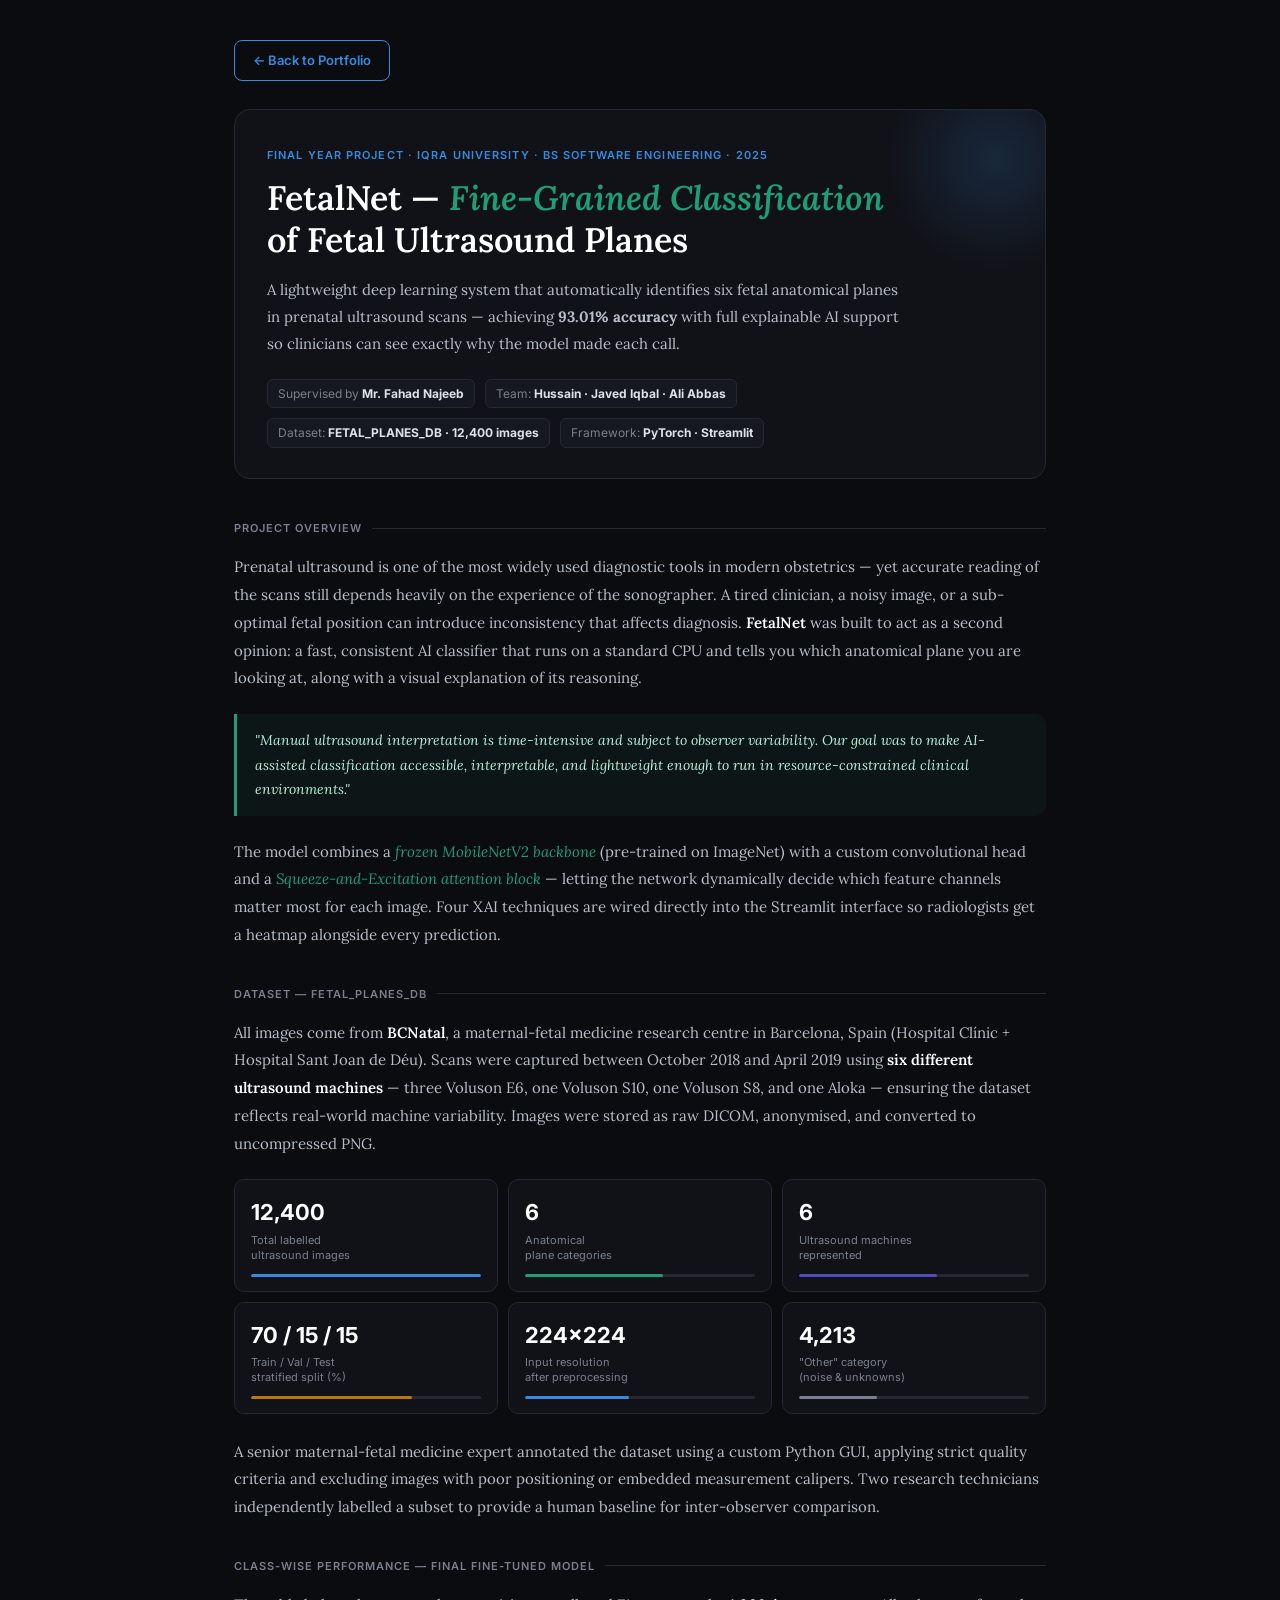
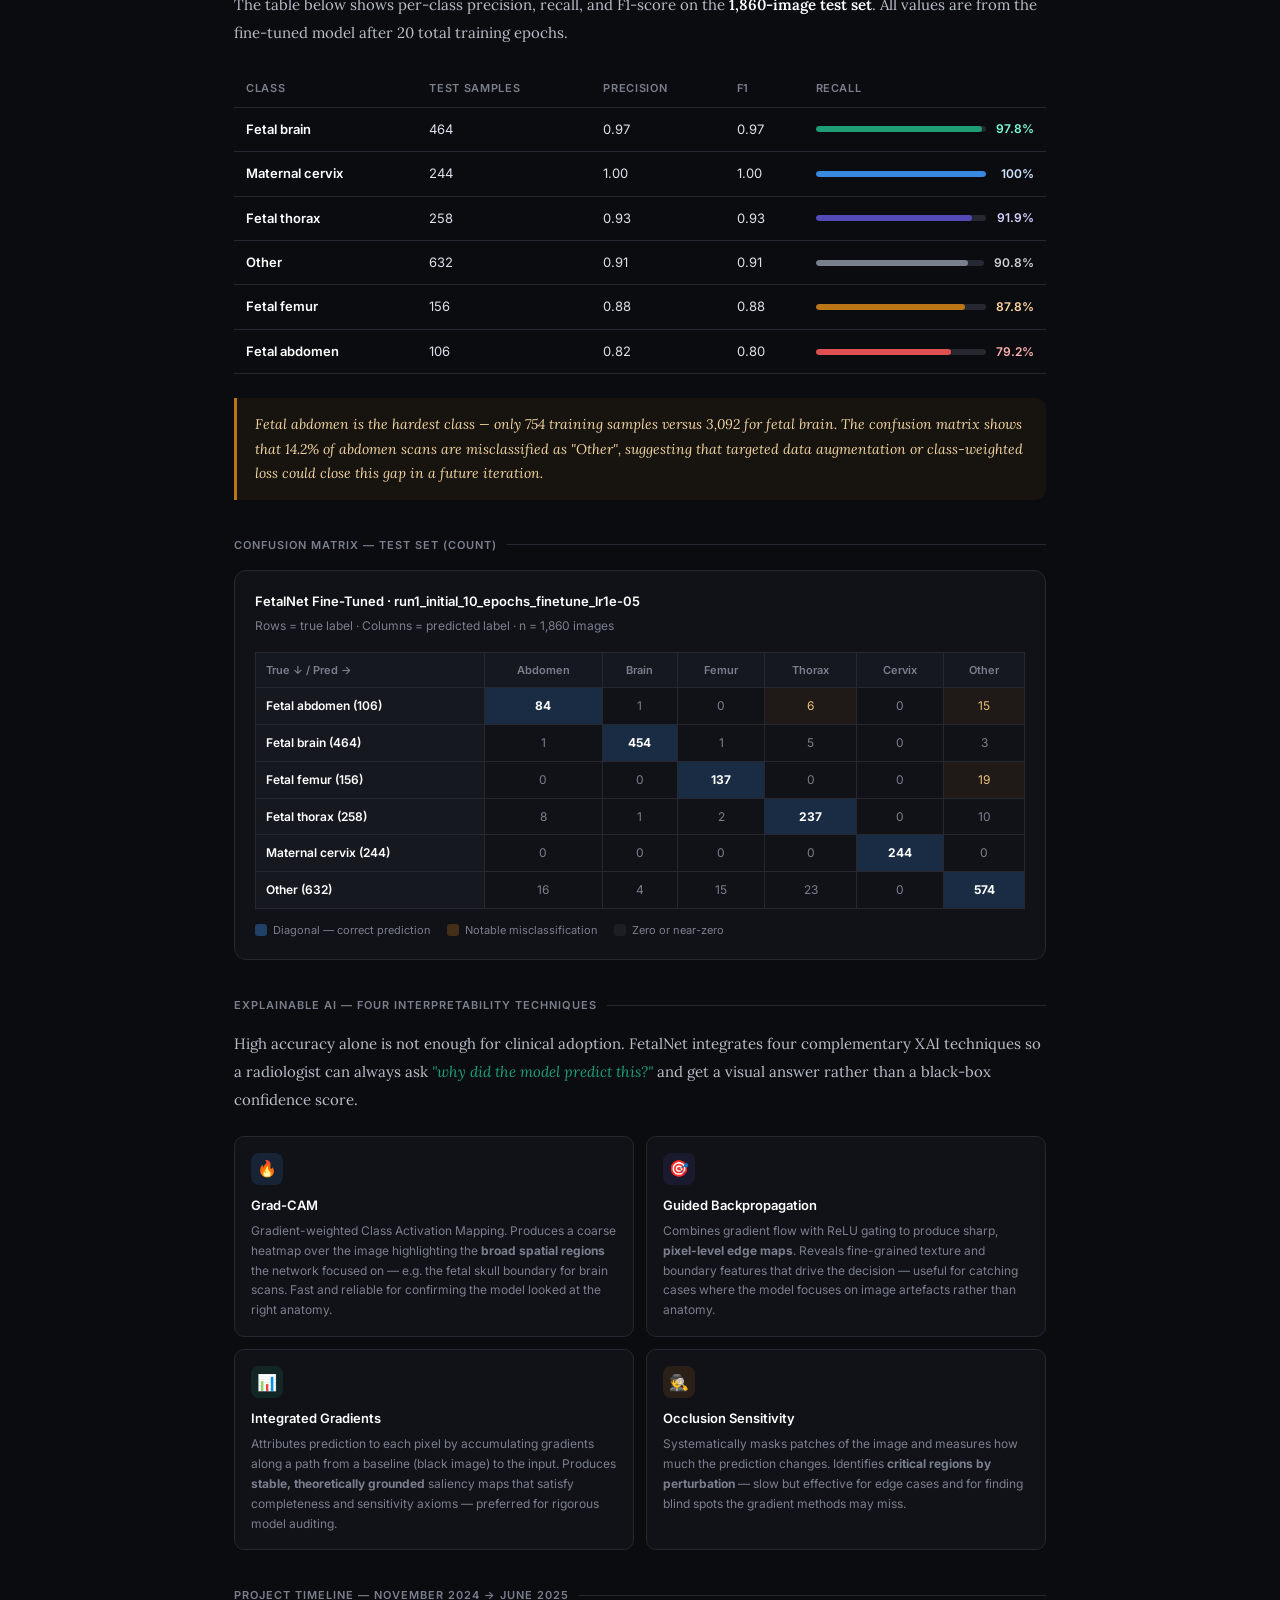
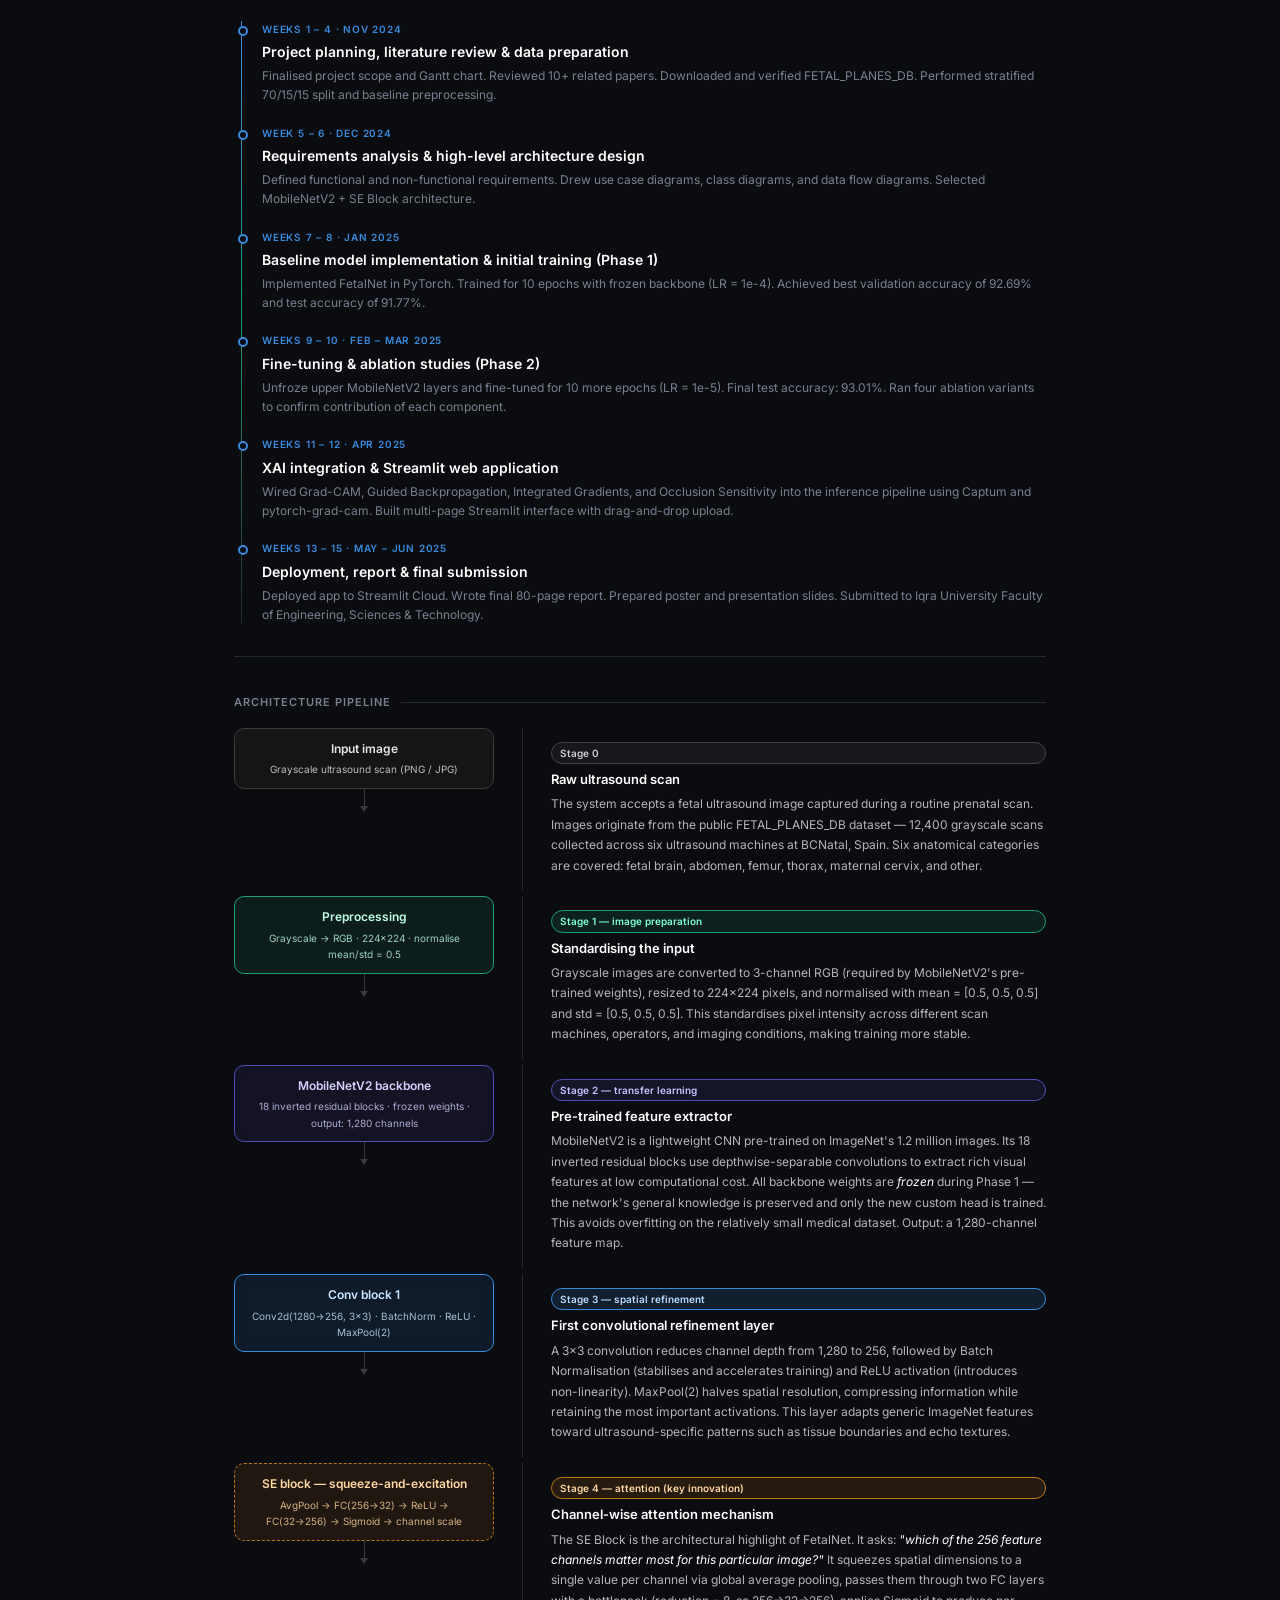
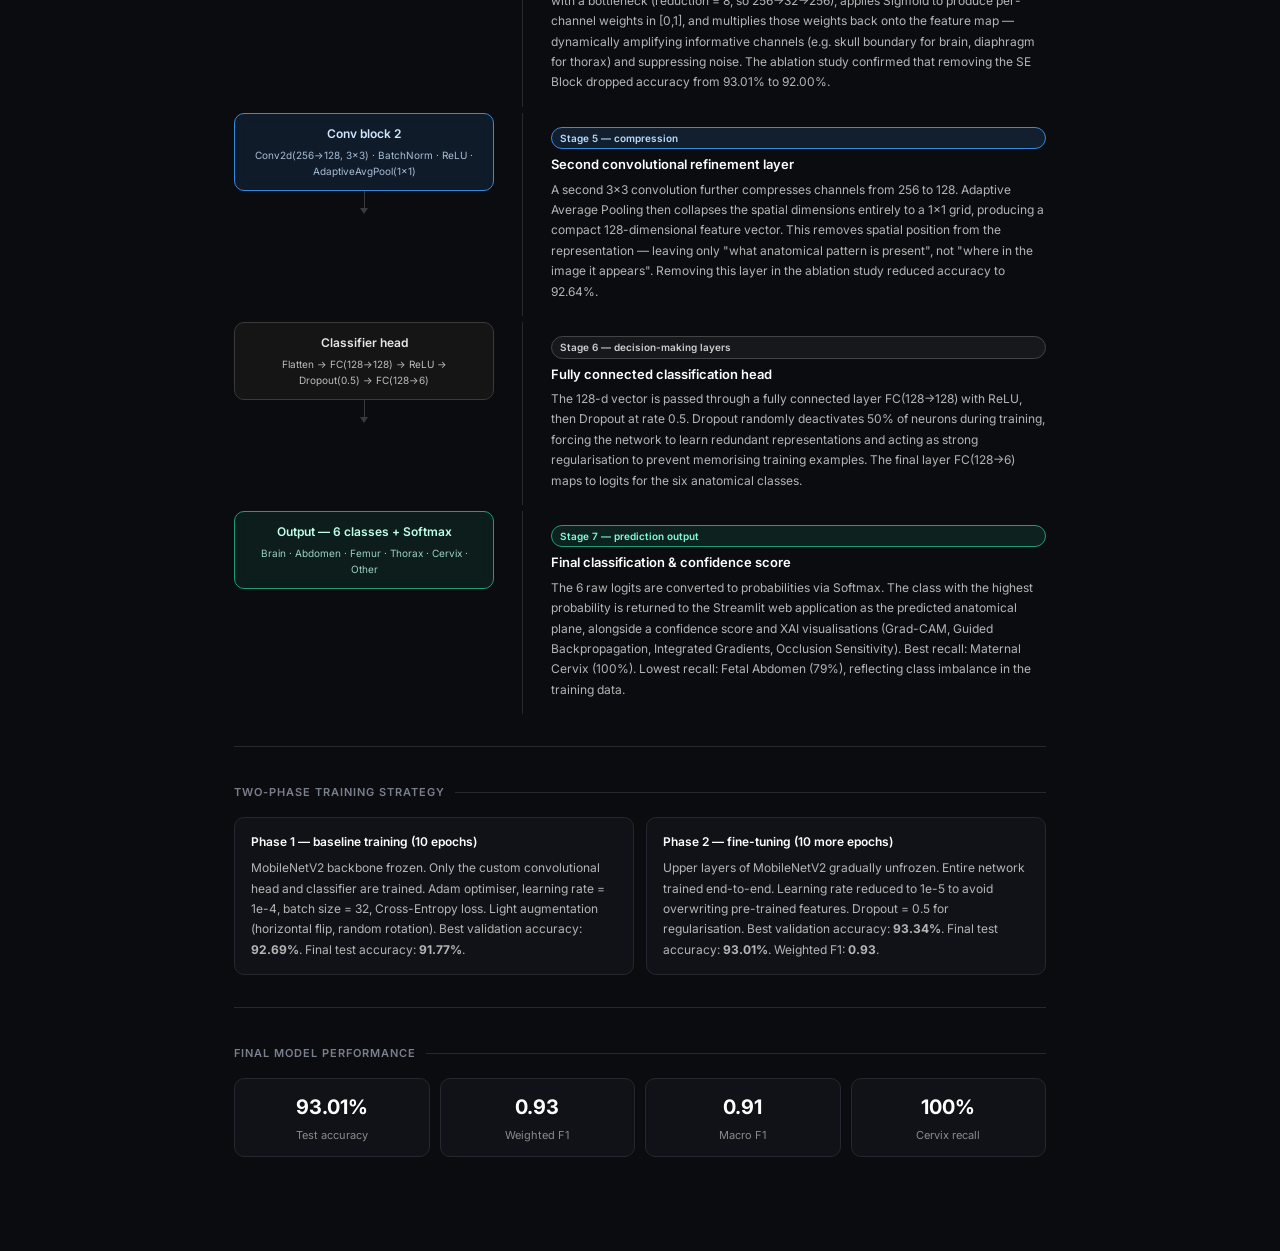
<file: projects/fetalnet.html>
<!DOCTYPE html>
<html lang="en">
<head>
  <meta name="description" content="FetalNet — CNN architecture for fetal ultrasound classification. FYP 2025, Iqra University." />
  <meta charset="UTF-8" />
  <meta name="viewport" content="width=device-width, initial-scale=1.0"/>
  <title>FetalNet — Model Architecture & Description</title>

  <!-- Google Fonts for blog warmth -->
  <link rel="preconnect" href="https://fonts.googleapis.com">
  <link href="https://fonts.googleapis.com/css2?family=Inter:wght@400;500;600;700&family=Lora:ital,wght@0,400;0,600;1,400&display=swap" rel="stylesheet">

<style>
/* ─────────────────────────────────────────
   RESET & BASE
───────────────────────────────────────── */
*, *::before, *::after { box-sizing: border-box; margin: 0; padding: 0; }

:root {
  --bg:        #0b0c10;
  --bg2:       #111218;
  --bg3:       #16181f;
  --border:    #252830;
  --text:      #dde1ea;
  --muted:     #7a7f8e;
  --white:     #ffffff;

  --teal:      #1D9E75;
  --teal-dim:  rgba(29,158,117,.12);
  --purple:    #534AB7;
  --purple-dim:rgba(83,74,183,.12);
  --blue:      #378ADD;
  --blue-dim:  rgba(55,138,221,.12);
  --amber:     #BA7517;
  --amber-dim: rgba(186,117,23,.12);

  --font-body: 'Inter', Arial, sans-serif;
  --font-prose:'Lora', Georgia, serif;
}

html { scroll-behavior: smooth; }

body {
  font-family: var(--font-body);
  background: var(--bg);
  color: var(--text);
  padding: 0;
  margin: 0;
  line-height: 1.65;
}

/* ─────────────────────────────────────────
   NEURAL OVERLAY
───────────────────────────────────────── */
.neural-overlay {
  position: fixed; top: 0; left: 0;
  width: 100%; height: 100%;
  pointer-events: none; z-index: 0; overflow: hidden;
}
.particle {
  position: absolute;
  width: 6px; height: 6px;
  border-radius: 50%;
  opacity: 0;
}
.p1 { background:#378ADD; box-shadow:0 0 12px #378ADD; animation: flow1 6s linear infinite; }
.p2 { background:#1D9E75; box-shadow:0 0 12px #1D9E75; animation: flow2 7s linear infinite; }
.p3 { background:#534AB7; box-shadow:0 0 12px #534AB7; animation: flow3 8s linear infinite; }
.p4 { background:#BA7517; box-shadow:0 0 12px #BA7517; animation: flow4 6.5s linear infinite; }
.p5 { background:#fff;    box-shadow:0 0 10px #fff;    animation: flow5 7.5s linear infinite; }

@keyframes flow1 { 0%{transform:translate(-10vw,20vh);opacity:0} 10%{opacity:1} 100%{transform:translate(110vw,80vh);opacity:0} }
@keyframes flow2 { 0%{transform:translate(-10vw,60vh);opacity:0} 15%{opacity:1} 100%{transform:translate(110vw,10vh);opacity:0} }
@keyframes flow3 { 0%{transform:translate(-10vw,90vh);opacity:0} 20%{opacity:1} 100%{transform:translate(110vw,30vh);opacity:0} }
@keyframes flow4 { 0%{transform:translate(-10vw,40vh);opacity:0} 25%{opacity:1} 100%{transform:translate(110vw,70vh);opacity:0} }
@keyframes flow5 { 0%{transform:translate(-10vw,10vh);opacity:0} 30%{opacity:1} 100%{transform:translate(110vw,90vh);opacity:0} }

/* ─────────────────────────────────────────
   PAGE WRAPPER
───────────────────────────────────────── */
.page-wrap {
  position: relative;
  z-index: 1;
  max-width: 860px;
  margin: 0 auto;
  padding: 40px 24px 80px;
}

/* ─────────────────────────────────────────
   BACK BUTTON
───────────────────────────────────────── */
.back-btn {
  display: inline-block;
  margin-bottom: 28px;
  padding: 9px 18px;
  border: 1px solid var(--blue);
  border-radius: 8px;
  color: var(--blue);
  text-decoration: none;
  font-size: 13px;
  font-weight: 600;
  transition: all .3s ease;
}
.back-btn:hover { background: var(--blue); color: #fff; box-shadow: 0 0 15px rgba(55,138,221,.35); }

/* ─────────────────────────────────────────
   HERO / BLOG HEADER
───────────────────────────────────────── */
.hero {
  border: 1px solid var(--border);
  border-radius: 16px;
  background: var(--bg2);
  padding: 36px 32px 30px;
  margin-bottom: 40px;
  position: relative;
  overflow: hidden;
}

.hero::before {
  content: '';
  position: absolute;
  top: -60px; right: -60px;
  width: 220px; height: 220px;
  background: radial-gradient(circle, rgba(55,138,221,.18) 0%, transparent 70%);
  pointer-events: none;
}

.hero-eyebrow {
  font-size: 11px;
  font-weight: 600;
  letter-spacing: .1em;
  text-transform: uppercase;
  color: var(--blue);
  margin-bottom: 12px;
}

.hero-title {
  font-family: var(--font-prose);
  font-size: clamp(24px, 4vw, 34px);
  font-weight: 600;
  color: var(--white);
  line-height: 1.25;
  margin-bottom: 14px;
}

.hero-title span { color: var(--teal); font-style: italic; }

.hero-summary {
  font-family: var(--font-prose);
  font-size: 15px;
  color: #b8bec8;
  line-height: 1.8;
  max-width: 640px;
  margin-bottom: 22px;
}

.hero-meta {
  display: flex;
  flex-wrap: wrap;
  gap: 10px;
  font-size: 12px;
  color: var(--muted);
}

.hero-meta span {
  background: var(--bg3);
  border: 1px solid var(--border);
  border-radius: 6px;
  padding: 4px 10px;
}

.hero-meta strong { color: var(--text); }

/* ─────────────────────────────────────────
   SECTION LABELS (universal)
───────────────────────────────────────── */
.section-label {
  font-size: 11px;
  font-weight: 600;
  letter-spacing: .09em;
  text-transform: uppercase;
  color: var(--muted);
  margin: 36px 0 16px;
  display: flex;
  align-items: center;
  gap: 10px;
}

.section-label::after {
  content: '';
  flex: 1;
  height: 1px;
  background: var(--border);
}

/* ─────────────────────────────────────────
   BLOG PROSE BLOCK
───────────────────────────────────────── */
.prose {
  font-family: var(--font-prose);
  font-size: 15px;
  line-height: 1.85;
  color: #b8bec8;
  margin-bottom: 22px;
}

.prose strong { color: var(--white); font-weight: 600; }
.prose em     { color: var(--teal);  font-style: italic; }

/* ─────────────────────────────────────────
   DATASET STATS GRID
───────────────────────────────────────── */
.dataset-grid {
  display: grid;
  grid-template-columns: repeat(3, 1fr);
  gap: 10px;
  margin-bottom: 24px;
}

.ds-card {
  background: var(--bg2);
  border: 1px solid var(--border);
  border-radius: 10px;
  padding: 14px 16px;
  position: relative;
  transition: transform .25s ease, border-color .25s ease;
}

.ds-card:hover { transform: translateY(-2px); border-color: var(--blue); }

.ds-num {
  font-size: 22px;
  font-weight: 700;
  color: var(--white);
  margin-bottom: 2px;
}

.ds-lbl {
  font-size: 11px;
  color: var(--muted);
  line-height: 1.4;
}

.ds-bar {
  height: 3px;
  border-radius: 99px;
  margin-top: 10px;
  background: var(--border);
  overflow: hidden;
}

.ds-bar-fill {
  height: 100%;
  border-radius: 99px;
  background: var(--blue);
  transition: width 1s ease;
}

/* ─────────────────────────────────────────
   CLASS BREAKDOWN TABLE (blog style)
───────────────────────────────────────── */
.class-table {
  width: 100%;
  border-collapse: collapse;
  font-size: 13px;
  margin-bottom: 24px;
}

.class-table thead th {
  text-align: left;
  padding: 10px 12px;
  color: var(--muted);
  font-size: 11px;
  font-weight: 600;
  letter-spacing: .06em;
  text-transform: uppercase;
  border-bottom: 1px solid var(--border);
}

.class-table tbody tr {
  border-bottom: 1px solid var(--border);
  transition: background .2s ease;
}

.class-table tbody tr:hover { background: var(--bg2); }

.class-table tbody td {
  padding: 11px 12px;
  color: var(--text);
  vertical-align: middle;
}

.class-table td:first-child { color: var(--white); font-weight: 600; }

.recall-bar-wrap {
  display: flex;
  align-items: center;
  gap: 10px;
}

.recall-bar-bg {
  flex: 1;
  height: 6px;
  background: var(--border);
  border-radius: 99px;
  overflow: hidden;
}

.recall-bar-fill {
  height: 100%;
  border-radius: 99px;
}

.recall-val { font-size: 12px; font-weight: 600; min-width: 38px; text-align: right; }

/* ─────────────────────────────────────────
   CONFUSION MATRIX
───────────────────────────────────────── */
.cm-wrap {
  background: var(--bg2);
  border: 1px solid var(--border);
  border-radius: 12px;
  padding: 20px;
  margin-bottom: 24px;
  overflow-x: auto;
}

.cm-title {
  font-size: 13px;
  font-weight: 600;
  color: var(--white);
  margin-bottom: 4px;
}

.cm-sub {
  font-size: 12px;
  color: var(--muted);
  margin-bottom: 16px;
}

.cm-table {
  border-collapse: collapse;
  font-size: 12px;
  min-width: 520px;
  width: 100%;
}

.cm-table th, .cm-table td {
  padding: 8px 10px;
  text-align: center;
  border: 1px solid var(--border);
}

.cm-table thead th {
  color: var(--muted);
  font-weight: 600;
  font-size: 11px;
  background: var(--bg3);
}

.cm-table thead th:first-child { text-align: left; }

.cm-table tbody td:first-child {
  text-align: left;
  color: var(--white);
  font-weight: 600;
  background: var(--bg3);
  white-space: nowrap;
}

.cm-diag   { background: rgba(55,138,221,.22); color: var(--white); font-weight: 700; }
.cm-high   { background: rgba(55,138,221,.10); }
.cm-low    { background: rgba(186,117,23,.08); color: #e8c07a; }
.cm-zero   { color: var(--muted); }

.cm-legend {
  display: flex;
  gap: 16px;
  margin-top: 12px;
  font-size: 11px;
  color: var(--muted);
  flex-wrap: wrap;
}

.cm-legend span {
  display: flex;
  align-items: center;
  gap: 6px;
}

.cm-swatch {
  width: 12px; height: 12px;
  border-radius: 3px;
  display: inline-block;
}

/* ─────────────────────────────────────────
   PROJECT TIMELINE
───────────────────────────────────────── */
.timeline {
  position: relative;
  padding-left: 28px;
  margin-bottom: 24px;
}

.timeline::before {
  content: '';
  position: absolute;
  left: 7px; top: 0; bottom: 0;
  width: 1px;
  background: linear-gradient(to bottom, var(--blue), var(--teal), var(--border));
}

.tl-item {
  position: relative;
  margin-bottom: 20px;
}

.tl-item::before {
  content: '';
  position: absolute;
  left: -24px;
  top: 5px;
  width: 10px; height: 10px;
  border-radius: 50%;
  background: var(--bg);
  border: 2px solid var(--blue);
  transition: background .3s ease;
}

.tl-item:hover::before { background: var(--blue); }

.tl-week {
  font-size: 10px;
  font-weight: 600;
  letter-spacing: .08em;
  text-transform: uppercase;
  color: var(--blue);
  margin-bottom: 3px;
}

.tl-milestone {
  font-size: 14px;
  font-weight: 600;
  color: var(--white);
  margin-bottom: 3px;
}

.tl-detail {
  font-size: 12px;
  color: var(--muted);
  line-height: 1.6;
}

/* ─────────────────────────────────────────
   CALLOUT / INSIGHT BOX
───────────────────────────────────────── */
.callout {
  border-left: 3px solid var(--teal);
  background: rgba(29,158,117,.07);
  border-radius: 0 10px 10px 0;
  padding: 14px 18px;
  margin-bottom: 22px;
  font-family: var(--font-prose);
  font-size: 14px;
  font-style: italic;
  color: #b8f0d8;
  line-height: 1.75;
}

.callout-amber {
  border-color: var(--amber);
  background: rgba(186,117,23,.07);
  color: #f0d5a0;
}

/* ─────────────────────────────────────────
   XAI TECHNIQUE CARDS
───────────────────────────────────────── */
.xai-grid {
  display: grid;
  grid-template-columns: 1fr 1fr;
  gap: 12px;
  margin-bottom: 24px;
}

.xai-card {
  background: var(--bg2);
  border: 1px solid var(--border);
  border-radius: 10px;
  padding: 16px;
  transition: border-color .25s ease, transform .25s ease;
}

.xai-card:hover { border-color: var(--purple); transform: translateY(-2px); }

.xai-icon {
  width: 32px; height: 32px;
  border-radius: 8px;
  display: flex;
  align-items: center;
  justify-content: center;
  font-size: 16px;
  margin-bottom: 10px;
}

.xai-name {
  font-size: 13px;
  font-weight: 600;
  color: var(--white);
  margin-bottom: 5px;
}

.xai-desc {
  font-size: 12px;
  color: var(--muted);
  line-height: 1.65;
}

/* ─────────────────────────────────────────
   DIVIDER
───────────────────────────────────────── */
hr {
  border: none;
  border-top: 1px solid var(--border);
  margin: 32px 0;
}

/* ─────────────────────────────────────────
   ──── ORIGINAL ARCHITECTURE SECTION ────
   (preserved exactly, just scoped inside
    .page-wrap and using updated tokens)
───────────────────────────────────────── */
.arch-section { margin-top: 8px; }

.stage {
  display: grid;
  grid-template-columns: 260px 1px 1fr;
  gap: 0 28px;
  margin-bottom: 6px;
  position: relative;
  border-radius: 10px;
  transition: all .3s ease;
}

.stage:hover { transform: translateY(-2px); box-shadow: 0 0 18px rgba(55,138,221,.15); }

.stage-line {
  background: #2a2a2a;
  width: 1px;
  position: relative;
  overflow: hidden;
}

.stage-line::after {
  content: '';
  position: absolute;
  top: -50%; left: 0;
  width: 100%; height: 40%;
  background: linear-gradient(to bottom, transparent, rgba(55,138,221,.6), transparent);
  animation: flowLine 2.8s linear infinite;
}

@keyframes flowLine {
  0%   { top: -40%; }
  100% { top: 120%; }
}

.stage-desc {
  display: flex;
  flex-direction: column;
  justify-content: center;
  padding: 14px 0;
}

.box {
  border-radius: 10px;
  padding: 10px 16px;
  text-align: center;
  font-size: 12px;
  font-weight: 600;
  width: 100%;
  border: 1px solid;
  backdrop-filter: blur(6px);
}

.box .sub {
  font-size: 10px;
  font-weight: 400;
  margin-top: 3px;
  opacity: .8;
}

.box-gray   { background:#151515; border-color:#3a3a3a; color:#e6e6e6; }
.box-teal   { background:var(--teal-dim); border-color:var(--teal); color:#bfffe6; }
.box-purple { background:var(--purple-dim); border-color:var(--purple); color:#d6d0ff; }
.box-blue   { background:var(--blue-dim); border-color:var(--blue); color:#cfe6ff; }
.box-amber  { background:var(--amber-dim); border-color:var(--amber); color:#ffd7a1; border-width:1.5px; border-style:dashed; }

.arrow-down {
  width: 1px; height: 18px;
  background: #3a3a3a;
  margin: 0 auto;
  position: relative;
}

.arrow-down::after {
  content: '';
  position: absolute;
  bottom: -5px; left: -4px;
  border-left: 4px solid transparent;
  border-right: 4px solid transparent;
  border-top: 6px solid #3a3a3a;
}

.badge {
  display: inline-block;
  font-size: 10px;
  padding: 2px 8px;
  border-radius: 99px;
  margin-bottom: 5px;
  font-weight: 600;
}

.badge-teal   { background:rgba(29,158,117,.15); color:#7fffd4; border:1px solid var(--teal); }
.badge-purple { background:rgba(83,74,183,.15);  color:#c9c2ff; border:1px solid var(--purple); }
.badge-blue   { background:rgba(55,138,221,.15); color:#b9dcff; border:1px solid var(--blue); }
.badge-amber  { background:rgba(186,117,23,.15); color:#ffd7a1; border:1px solid var(--amber); }
.badge-gray   { background:rgba(255,255,255,.05);color:#cfcfcf; border:1px solid #444; }

.desc-title { font-size:13px; font-weight:600; color:#fff; margin-bottom:4px; }
.desc-text  { font-size:12px; color:#b5b5b5; line-height:1.7; }
.desc-text em { font-style:italic; color:#fff; }

/* ─────────────────────────────────────────
   TRAINING CARDS (original)
───────────────────────────────────────── */
.train-grid {
  display: grid;
  grid-template-columns: 1fr 1fr;
  gap: 12px;
  margin-bottom: 24px;
}

.train-card {
  border-radius: 10px;
  border: 1px solid var(--border);
  background: var(--bg2);
  padding: 14px 16px;
}

.train-card-title { font-size:12px; font-weight:600; color:#fff; margin-bottom:6px; }
.train-card-text  { font-size:12px; color:#b5b5b5; line-height:1.7; }

/* ─────────────────────────────────────────
   METRICS (original)
───────────────────────────────────────── */
.metrics {
  display: grid;
  grid-template-columns: repeat(4, 1fr);
  gap: 10px;
  margin-top: 14px;
  margin-bottom: 14px;
}

.metric {
  background: var(--bg2);
  border: 1px solid var(--border);
  border-radius: 10px;
  padding: 12px;
  text-align: center;
}

.metric-num { font-size:20px; font-weight:700; color:#fff; }
.metric-lbl { font-size:11px; color:#8a8a8a; margin-top:2px; }

/* ─────────────────────────────────────────
   RESPONSIVE
───────────────────────────────────────── */
@media (max-width: 640px) {
  .stage { grid-template-columns: 1fr; }
  .stage-line { display: none; }
  .train-grid { grid-template-columns: 1fr; }
  .metrics { grid-template-columns: repeat(2, 1fr); }
  .dataset-grid { grid-template-columns: 1fr 1fr; }
  .xai-grid { grid-template-columns: 1fr; }
  .hero { padding: 24px 18px; }
}
</style>
</head>
<body>

<!-- NEURAL OVERLAY -->
<div class="neural-overlay">
  <div class="particle p1"></div>
  <div class="particle p2"></div>
  <div class="particle p3"></div>
  <div class="particle p4"></div>
  <div class="particle p5"></div>
</div>

<div class="page-wrap">

  <!-- Back button -->
  <a href="../index.html" class="back-btn">← Back to Portfolio</a>

  <!-- ═══════════════════════════════════════
       BLOG HERO
  ═══════════════════════════════════════ -->
  <div class="hero">
    <div class="hero-eyebrow">Final Year Project · Iqra University · BS Software Engineering · 2025</div>
    <h1 class="hero-title">FetalNet — <span>Fine-Grained Classification</span><br>of Fetal Ultrasound Planes</h1>
    <p class="hero-summary">
      A lightweight deep learning system that automatically identifies six fetal anatomical planes in prenatal ultrasound scans — achieving <strong>93.01% accuracy</strong> with full explainable AI support so clinicians can see exactly why the model made each call.
    </p>
    <div class="hero-meta">
      <span>Supervised by <strong>Mr. Fahad Najeeb</strong></span>
      <span>Team: <strong>Hussain · Javed Iqbal · Ali Abbas</strong></span>
      <span>Dataset: <strong>FETAL_PLANES_DB · 12,400 images</strong></span>
      <span>Framework: <strong>PyTorch · Streamlit</strong></span>
    </div>
  </div>

  <!-- ═══════════════════════════════════════
       OVERVIEW PROSE
  ═══════════════════════════════════════ -->
  <p class="section-label">Project overview</p>

  <p class="prose">
    Prenatal ultrasound is one of the most widely used diagnostic tools in modern obstetrics — yet accurate reading of the scans still depends heavily on the experience of the sonographer. A tired clinician, a noisy image, or a sub-optimal fetal position can introduce inconsistency that affects diagnosis. <strong>FetalNet</strong> was built to act as a second opinion: a fast, consistent AI classifier that runs on a standard CPU and tells you which anatomical plane you are looking at, along with a visual explanation of its reasoning.
  </p>

  <div class="callout">
    "Manual ultrasound interpretation is time-intensive and subject to observer variability. Our goal was to make AI-assisted classification accessible, interpretable, and lightweight enough to run in resource-constrained clinical environments."
  </div>

  <p class="prose">
    The model combines a <em>frozen MobileNetV2 backbone</em> (pre-trained on ImageNet) with a custom convolutional head and a <em>Squeeze-and-Excitation attention block</em> — letting the network dynamically decide which feature channels matter most for each image. Four XAI techniques are wired directly into the Streamlit interface so radiologists get a heatmap alongside every prediction.
  </p>

  <!-- ═══════════════════════════════════════
       DATASET DETAILS
  ═══════════════════════════════════════ -->
  <p class="section-label">Dataset — FETAL_PLANES_DB</p>

  <p class="prose">
    All images come from <strong>BCNatal</strong>, a maternal-fetal medicine research centre in Barcelona, Spain (Hospital Clínic + Hospital Sant Joan de Déu). Scans were captured between October 2018 and April 2019 using <strong>six different ultrasound machines</strong> — three Voluson E6, one Voluson S10, one Voluson S8, and one Aloka — ensuring the dataset reflects real-world machine variability. Images were stored as raw DICOM, anonymised, and converted to uncompressed PNG.
  </p>

  <div class="dataset-grid">
    <div class="ds-card">
      <div class="ds-num">12,400</div>
      <div class="ds-lbl">Total labelled<br>ultrasound images</div>
      <div class="ds-bar"><div class="ds-bar-fill" style="width:100%;background:#378ADD"></div></div>
    </div>
    <div class="ds-card">
      <div class="ds-num">6</div>
      <div class="ds-lbl">Anatomical<br>plane categories</div>
      <div class="ds-bar"><div class="ds-bar-fill" style="width:60%;background:#1D9E75"></div></div>
    </div>
    <div class="ds-card">
      <div class="ds-num">6</div>
      <div class="ds-lbl">Ultrasound machines<br>represented</div>
      <div class="ds-bar"><div class="ds-bar-fill" style="width:60%;background:#534AB7"></div></div>
    </div>
    <div class="ds-card">
      <div class="ds-num">70 / 15 / 15</div>
      <div class="ds-lbl">Train / Val / Test<br>stratified split (%)</div>
      <div class="ds-bar"><div class="ds-bar-fill" style="width:70%;background:#BA7517"></div></div>
    </div>
    <div class="ds-card">
      <div class="ds-num">224×224</div>
      <div class="ds-lbl">Input resolution<br>after preprocessing</div>
      <div class="ds-bar"><div class="ds-bar-fill" style="width:45%;background:#378ADD"></div></div>
    </div>
    <div class="ds-card">
      <div class="ds-num">4,213</div>
      <div class="ds-lbl">"Other" category<br>(noise & unknowns)</div>
      <div class="ds-bar"><div class="ds-bar-fill" style="width:34%;background:#7a7f8e"></div></div>
    </div>
  </div>

  <p class="prose">
    A senior maternal-fetal medicine expert annotated the dataset using a custom Python GUI, applying strict quality criteria and excluding images with poor positioning or embedded measurement calipers. Two research technicians independently labelled a subset to provide a human baseline for inter-observer comparison.
  </p>

  <!-- ═══════════════════════════════════════
       CLASS-WISE RESULTS
  ═══════════════════════════════════════ -->
  <p class="section-label">Class-wise performance — final fine-tuned model</p>

  <p class="prose">
    The table below shows per-class precision, recall, and F1-score on the <strong>1,860-image test set</strong>. All values are from the fine-tuned model after 20 total training epochs.
  </p>

  <table class="class-table">
    <thead>
      <tr>
        <th>Class</th>
        <th>Test samples</th>
        <th>Precision</th>
        <th>F1</th>
        <th style="min-width:160px;">Recall</th>
      </tr>
    </thead>
    <tbody>
      <tr>
        <td>Fetal brain</td>
        <td>464</td>
        <td>0.97</td>
        <td>0.97</td>
        <td>
          <div class="recall-bar-wrap">
            <div class="recall-bar-bg"><div class="recall-bar-fill" style="width:97.8%;background:#1D9E75;height:100%;border-radius:99px"></div></div>
            <span class="recall-val" style="color:#7fffd4">97.8%</span>
          </div>
        </td>
      </tr>
      <tr>
        <td>Maternal cervix</td>
        <td>244</td>
        <td>1.00</td>
        <td>1.00</td>
        <td>
          <div class="recall-bar-wrap">
            <div class="recall-bar-bg"><div class="recall-bar-fill" style="width:100%;background:#378ADD;height:100%;border-radius:99px"></div></div>
            <span class="recall-val" style="color:#cfe6ff">100%</span>
          </div>
        </td>
      </tr>
      <tr>
        <td>Fetal thorax</td>
        <td>258</td>
        <td>0.93</td>
        <td>0.93</td>
        <td>
          <div class="recall-bar-wrap">
            <div class="recall-bar-bg"><div class="recall-bar-fill" style="width:91.9%;background:#534AB7;height:100%;border-radius:99px"></div></div>
            <span class="recall-val" style="color:#d6d0ff">91.9%</span>
          </div>
        </td>
      </tr>
      <tr>
        <td>Other</td>
        <td>632</td>
        <td>0.91</td>
        <td>0.91</td>
        <td>
          <div class="recall-bar-wrap">
            <div class="recall-bar-bg"><div class="recall-bar-fill" style="width:90.8%;background:#7a7f8e;height:100%;border-radius:99px"></div></div>
            <span class="recall-val" style="color:#cfcfcf">90.8%</span>
          </div>
        </td>
      </tr>
      <tr>
        <td>Fetal femur</td>
        <td>156</td>
        <td>0.88</td>
        <td>0.88</td>
        <td>
          <div class="recall-bar-wrap">
            <div class="recall-bar-bg"><div class="recall-bar-fill" style="width:87.8%;background:#BA7517;height:100%;border-radius:99px"></div></div>
            <span class="recall-val" style="color:#ffd7a1">87.8%</span>
          </div>
        </td>
      </tr>
      <tr>
        <td>Fetal abdomen</td>
        <td>106</td>
        <td>0.82</td>
        <td>0.80</td>
        <td>
          <div class="recall-bar-wrap">
            <div class="recall-bar-bg"><div class="recall-bar-fill" style="width:79.2%;background:#e05050;height:100%;border-radius:99px"></div></div>
            <span class="recall-val" style="color:#ffb0b0">79.2%</span>
          </div>
        </td>
      </tr>
    </tbody>
  </table>

  <div class="callout callout-amber">
    Fetal abdomen is the hardest class — only 754 training samples versus 3,092 for fetal brain. The confusion matrix shows that 14.2% of abdomen scans are misclassified as "Other", suggesting that targeted data augmentation or class-weighted loss could close this gap in a future iteration.
  </div>

  <!-- ═══════════════════════════════════════
       CONFUSION MATRIX
  ═══════════════════════════════════════ -->
  <p class="section-label">Confusion matrix — test set (count)</p>

  <div class="cm-wrap">
    <div class="cm-title">FetalNet Fine-Tuned · run1_initial_10_epochs_finetune_lr1e-05</div>
    <div class="cm-sub">Rows = true label · Columns = predicted label · n = 1,860 images</div>

    <table class="cm-table">
      <thead>
        <tr>
          <th>True ↓ / Pred →</th>
          <th>Abdomen</th>
          <th>Brain</th>
          <th>Femur</th>
          <th>Thorax</th>
          <th>Cervix</th>
          <th>Other</th>
        </tr>
      </thead>
      <tbody>
        <tr>
          <td>Fetal abdomen (106)</td>
          <td class="cm-diag">84</td>
          <td class="cm-zero">1</td>
          <td class="cm-zero">0</td>
          <td class="cm-low">6</td>
          <td class="cm-zero">0</td>
          <td class="cm-low">15</td>
        </tr>
        <tr>
          <td>Fetal brain (464)</td>
          <td class="cm-zero">1</td>
          <td class="cm-diag">454</td>
          <td class="cm-zero">1</td>
          <td class="cm-zero">5</td>
          <td class="cm-zero">0</td>
          <td class="cm-zero">3</td>
        </tr>
        <tr>
          <td>Fetal femur (156)</td>
          <td class="cm-zero">0</td>
          <td class="cm-zero">0</td>
          <td class="cm-diag">137</td>
          <td class="cm-zero">0</td>
          <td class="cm-zero">0</td>
          <td class="cm-low">19</td>
        </tr>
        <tr>
          <td>Fetal thorax (258)</td>
          <td class="cm-zero">8</td>
          <td class="cm-zero">1</td>
          <td class="cm-zero">2</td>
          <td class="cm-diag">237</td>
          <td class="cm-zero">0</td>
          <td class="cm-zero">10</td>
        </tr>
        <tr>
          <td>Maternal cervix (244)</td>
          <td class="cm-zero">0</td>
          <td class="cm-zero">0</td>
          <td class="cm-zero">0</td>
          <td class="cm-zero">0</td>
          <td class="cm-diag">244</td>
          <td class="cm-zero">0</td>
        </tr>
        <tr>
          <td>Other (632)</td>
          <td class="cm-zero">16</td>
          <td class="cm-zero">4</td>
          <td class="cm-zero">15</td>
          <td class="cm-zero">23</td>
          <td class="cm-zero">0</td>
          <td class="cm-diag">574</td>
        </tr>
      </tbody>
    </table>

    <div class="cm-legend">
      <span><span class="cm-swatch" style="background:rgba(55,138,221,.4)"></span>Diagonal — correct prediction</span>
      <span><span class="cm-swatch" style="background:rgba(186,117,23,.3)"></span>Notable misclassification</span>
      <span><span class="cm-swatch" style="background:rgba(255,255,255,.05)"></span>Zero or near-zero</span>
    </div>
  </div>

  <!-- ═══════════════════════════════════════
       XAI SECTION
  ═══════════════════════════════════════ -->
  <p class="section-label">Explainable AI — four interpretability techniques</p>

  <p class="prose">
    High accuracy alone is not enough for clinical adoption. FetalNet integrates four complementary XAI techniques so a radiologist can always ask <em>"why did the model predict this?"</em> and get a visual answer rather than a black-box confidence score.
  </p>

  <div class="xai-grid">
    <div class="xai-card">
      <div class="xai-icon" style="background:rgba(55,138,221,.15)">🔥</div>
      <div class="xai-name">Grad-CAM</div>
      <div class="xai-desc">Gradient-weighted Class Activation Mapping. Produces a coarse heatmap over the image highlighting the <strong>broad spatial regions</strong> the network focused on — e.g. the fetal skull boundary for brain scans. Fast and reliable for confirming the model looked at the right anatomy.</div>
    </div>
    <div class="xai-card">
      <div class="xai-icon" style="background:rgba(83,74,183,.15)">🎯</div>
      <div class="xai-name">Guided Backpropagation</div>
      <div class="xai-desc">Combines gradient flow with ReLU gating to produce sharp, <strong>pixel-level edge maps</strong>. Reveals fine-grained texture and boundary features that drive the decision — useful for catching cases where the model focuses on image artefacts rather than anatomy.</div>
    </div>
    <div class="xai-card">
      <div class="xai-icon" style="background:rgba(29,158,117,.15)">📊</div>
      <div class="xai-name">Integrated Gradients</div>
      <div class="xai-desc">Attributes prediction to each pixel by accumulating gradients along a path from a baseline (black image) to the input. Produces <strong>stable, theoretically grounded</strong> saliency maps that satisfy completeness and sensitivity axioms — preferred for rigorous model auditing.</div>
    </div>
    <div class="xai-card">
      <div class="xai-icon" style="background:rgba(186,117,23,.15)">🕵️</div>
      <div class="xai-name">Occlusion Sensitivity</div>
      <div class="xai-desc">Systematically masks patches of the image and measures how much the prediction changes. Identifies <strong>critical regions by perturbation</strong> — slow but effective for edge cases and for finding blind spots the gradient methods may miss.</div>
    </div>
  </div>

  <!-- ═══════════════════════════════════════
       PROJECT TIMELINE
  ═══════════════════════════════════════ -->
  <p class="section-label">Project timeline — November 2024 → June 2025</p>

  <div class="timeline">
    <div class="tl-item">
      <div class="tl-week">Weeks 1 – 4 · Nov 2024</div>
      <div class="tl-milestone">Project planning, literature review & data preparation</div>
      <div class="tl-detail">Finalised project scope and Gantt chart. Reviewed 10+ related papers. Downloaded and verified FETAL_PLANES_DB. Performed stratified 70/15/15 split and baseline preprocessing.</div>
    </div>
    <div class="tl-item">
      <div class="tl-week">Week 5 – 6 · Dec 2024</div>
      <div class="tl-milestone">Requirements analysis & high-level architecture design</div>
      <div class="tl-detail">Defined functional and non-functional requirements. Drew use case diagrams, class diagrams, and data flow diagrams. Selected MobileNetV2 + SE Block architecture.</div>
    </div>
    <div class="tl-item">
      <div class="tl-week">Weeks 7 – 8 · Jan 2025</div>
      <div class="tl-milestone">Baseline model implementation & initial training (Phase 1)</div>
      <div class="tl-detail">Implemented FetalNet in PyTorch. Trained for 10 epochs with frozen backbone (LR = 1e-4). Achieved best validation accuracy of 92.69% and test accuracy of 91.77%.</div>
    </div>
    <div class="tl-item">
      <div class="tl-week">Weeks 9 – 10 · Feb – Mar 2025</div>
      <div class="tl-milestone">Fine-tuning & ablation studies (Phase 2)</div>
      <div class="tl-detail">Unfroze upper MobileNetV2 layers and fine-tuned for 10 more epochs (LR = 1e-5). Final test accuracy: 93.01%. Ran four ablation variants to confirm contribution of each component.</div>
    </div>
    <div class="tl-item">
      <div class="tl-week">Weeks 11 – 12 · Apr 2025</div>
      <div class="tl-milestone">XAI integration & Streamlit web application</div>
      <div class="tl-detail">Wired Grad-CAM, Guided Backpropagation, Integrated Gradients, and Occlusion Sensitivity into the inference pipeline using Captum and pytorch-grad-cam. Built multi-page Streamlit interface with drag-and-drop upload.</div>
    </div>
    <div class="tl-item">
      <div class="tl-week">Weeks 13 – 15 · May – Jun 2025</div>
      <div class="tl-milestone">Deployment, report & final submission</div>
      <div class="tl-detail">Deployed app to Streamlit Cloud. Wrote final 80-page report. Prepared poster and presentation slides. Submitted to Iqra University Faculty of Engineering, Sciences & Technology.</div>
    </div>
  </div>

  <hr>

  <!-- ═══════════════════════════════════════
       ORIGINAL ARCHITECTURE PIPELINE
       (fully preserved)
  ═══════════════════════════════════════ -->
  <div class="arch-section">
    <p class="section-label">Architecture pipeline</p>

    <!-- STAGE 0 -->
    <div class="stage">
      <div class="stage-diagram">
        <div class="box box-gray">Input image<div class="sub">Grayscale ultrasound scan (PNG / JPG)</div></div>
        <div class="arrow-down"></div>
      </div>
      <div class="stage-line"></div>
      <div class="stage-desc">
        <span class="badge badge-gray">Stage 0</span>
        <div class="desc-title">Raw ultrasound scan</div>
        <div class="desc-text">The system accepts a fetal ultrasound image captured during a routine prenatal scan. Images originate from the public FETAL_PLANES_DB dataset — 12,400 grayscale scans collected across six ultrasound machines at BCNatal, Spain. Six anatomical categories are covered: fetal brain, abdomen, femur, thorax, maternal cervix, and other.</div>
      </div>
    </div>

    <!-- STAGE 1 -->
    <div class="stage">
      <div class="stage-diagram">
        <div class="box box-teal">Preprocessing<div class="sub">Grayscale → RGB · 224×224 · normalise mean/std = 0.5</div></div>
        <div class="arrow-down"></div>
      </div>
      <div class="stage-line"></div>
      <div class="stage-desc">
        <span class="badge badge-teal">Stage 1 — image preparation</span>
        <div class="desc-title">Standardising the input</div>
        <div class="desc-text">Grayscale images are converted to 3-channel RGB (required by MobileNetV2's pre-trained weights), resized to 224×224 pixels, and normalised with mean = [0.5, 0.5, 0.5] and std = [0.5, 0.5, 0.5]. This standardises pixel intensity across different scan machines, operators, and imaging conditions, making training more stable.</div>
      </div>
    </div>

    <!-- STAGE 2 -->
    <div class="stage">
      <div class="stage-diagram">
        <div class="box box-purple">MobileNetV2 backbone<div class="sub">18 inverted residual blocks · frozen weights · output: 1,280 channels</div></div>
        <div class="arrow-down"></div>
      </div>
      <div class="stage-line"></div>
      <div class="stage-desc">
        <span class="badge badge-purple">Stage 2 — transfer learning</span>
        <div class="desc-title">Pre-trained feature extractor</div>
        <div class="desc-text">MobileNetV2 is a lightweight CNN pre-trained on ImageNet's 1.2 million images. Its 18 inverted residual blocks use depthwise-separable convolutions to extract rich visual features at low computational cost. All backbone weights are <em>frozen</em> during Phase 1 — the network's general knowledge is preserved and only the new custom head is trained. This avoids overfitting on the relatively small medical dataset. Output: a 1,280-channel feature map.</div>
      </div>
    </div>

    <!-- STAGE 3 -->
    <div class="stage">
      <div class="stage-diagram">
        <div class="box box-blue">Conv block 1<div class="sub">Conv2d(1280→256, 3×3) · BatchNorm · ReLU · MaxPool(2)</div></div>
        <div class="arrow-down"></div>
      </div>
      <div class="stage-line"></div>
      <div class="stage-desc">
        <span class="badge badge-blue">Stage 3 — spatial refinement</span>
        <div class="desc-title">First convolutional refinement layer</div>
        <div class="desc-text">A 3×3 convolution reduces channel depth from 1,280 to 256, followed by Batch Normalisation (stabilises and accelerates training) and ReLU activation (introduces non-linearity). MaxPool(2) halves spatial resolution, compressing information while retaining the most important activations. This layer adapts generic ImageNet features toward ultrasound-specific patterns such as tissue boundaries and echo textures.</div>
      </div>
    </div>

    <!-- STAGE 4 — SE BLOCK -->
    <div class="stage">
      <div class="stage-diagram">
        <div class="box box-amber">SE block — squeeze-and-excitation<div class="sub">AvgPool → FC(256→32) → ReLU → FC(32→256) → Sigmoid → channel scale</div></div>
        <div class="arrow-down"></div>
      </div>
      <div class="stage-line"></div>
      <div class="stage-desc">
        <span class="badge badge-amber">Stage 4 — attention (key innovation)</span>
        <div class="desc-title">Channel-wise attention mechanism</div>
        <div class="desc-text">The SE Block is the architectural highlight of FetalNet. It asks: <em>"which of the 256 feature channels matter most for this particular image?"</em> It squeezes spatial dimensions to a single value per channel via global average pooling, passes them through two FC layers with a bottleneck (reduction = 8, so 256→32→256), applies Sigmoid to produce per-channel weights in [0,1], and multiplies those weights back onto the feature map — dynamically amplifying informative channels (e.g. skull boundary for brain, diaphragm for thorax) and suppressing noise. The ablation study confirmed that removing the SE Block dropped accuracy from 93.01% to 92.00%.</div>
      </div>
    </div>

    <!-- STAGE 5 -->
    <div class="stage">
      <div class="stage-diagram">
        <div class="box box-blue">Conv block 2<div class="sub">Conv2d(256→128, 3×3) · BatchNorm · ReLU · AdaptiveAvgPool(1×1)</div></div>
        <div class="arrow-down"></div>
      </div>
      <div class="stage-line"></div>
      <div class="stage-desc">
        <span class="badge badge-blue">Stage 5 — compression</span>
        <div class="desc-title">Second convolutional refinement layer</div>
        <div class="desc-text">A second 3×3 convolution further compresses channels from 256 to 128. Adaptive Average Pooling then collapses the spatial dimensions entirely to a 1×1 grid, producing a compact 128-dimensional feature vector. This removes spatial position from the representation — leaving only "what anatomical pattern is present", not "where in the image it appears". Removing this layer in the ablation study reduced accuracy to 92.64%.</div>
      </div>
    </div>

    <!-- STAGE 6 -->
    <div class="stage">
      <div class="stage-diagram">
        <div class="box box-gray">Classifier head<div class="sub">Flatten → FC(128→128) → ReLU → Dropout(0.5) → FC(128→6)</div></div>
        <div class="arrow-down"></div>
      </div>
      <div class="stage-line"></div>
      <div class="stage-desc">
        <span class="badge badge-gray">Stage 6 — decision-making layers</span>
        <div class="desc-title">Fully connected classification head</div>
        <div class="desc-text">The 128-d vector is passed through a fully connected layer FC(128→128) with ReLU, then Dropout at rate 0.5. Dropout randomly deactivates 50% of neurons during training, forcing the network to learn redundant representations and acting as strong regularisation to prevent memorising training examples. The final layer FC(128→6) maps to logits for the six anatomical classes.</div>
      </div>
    </div>

    <!-- STAGE 7 -->
    <div class="stage">
      <div class="stage-diagram">
        <div class="box box-teal">Output — 6 classes + Softmax<div class="sub">Brain · Abdomen · Femur · Thorax · Cervix · Other</div></div>
      </div>
      <div class="stage-line"></div>
      <div class="stage-desc">
        <span class="badge badge-teal">Stage 7 — prediction output</span>
        <div class="desc-title">Final classification &amp; confidence score</div>
        <div class="desc-text">The 6 raw logits are converted to probabilities via Softmax. The class with the highest probability is returned to the Streamlit web application as the predicted anatomical plane, alongside a confidence score and XAI visualisations (Grad-CAM, Guided Backpropagation, Integrated Gradients, Occlusion Sensitivity). Best recall: Maternal Cervix (100%). Lowest recall: Fetal Abdomen (79%), reflecting class imbalance in the training data.</div>
      </div>
    </div>
  </div><!-- /arch-section -->

  <hr>

  <!-- ═══════════════════════════════════════
       TWO-PHASE TRAINING (original)
  ═══════════════════════════════════════ -->
  <p class="section-label">Two-phase training strategy</p>
  <div class="train-grid">
    <div class="train-card">
      <div class="train-card-title">Phase 1 — baseline training (10 epochs)</div>
      <div class="train-card-text">MobileNetV2 backbone frozen. Only the custom convolutional head and classifier are trained. Adam optimiser, learning rate = 1e-4, batch size = 32, Cross-Entropy loss. Light augmentation (horizontal flip, random rotation). Best validation accuracy: <strong>92.69%</strong>. Final test accuracy: <strong>91.77%</strong>.</div>
    </div>
    <div class="train-card">
      <div class="train-card-title">Phase 2 — fine-tuning (10 more epochs)</div>
      <div class="train-card-text">Upper layers of MobileNetV2 gradually unfrozen. Entire network trained end-to-end. Learning rate reduced to 1e-5 to avoid overwriting pre-trained features. Dropout = 0.5 for regularisation. Best validation accuracy: <strong>93.34%</strong>. Final test accuracy: <strong>93.01%</strong>. Weighted F1: <strong>0.93</strong>.</div>
    </div>
  </div>

  <hr>

  <!-- ═══════════════════════════════════════
       FINAL METRICS (original)
  ═══════════════════════════════════════ -->
  <p class="section-label">Final model performance</p>
  <div class="metrics">
    <div class="metric"><div class="metric-num">93.01%</div><div class="metric-lbl">Test accuracy</div></div>
    <div class="metric"><div class="metric-num">0.93</div><div class="metric-lbl">Weighted F1</div></div>
    <div class="metric"><div class="metric-num">0.91</div><div class="metric-lbl">Macro F1</div></div>
    <div class="metric"><div class="metric-num">100%</div><div class="metric-lbl">Cervix recall</div></div>
  </div>

</div><!-- /page-wrap -->
</body>
</html>
</file>
<file: css/styles.css>
/* ============================================================
   HUSSAIN PORTFOLIO — styles.css
   All layout, component styling, and design tokens
   ============================================================ */

/* ── CUSTOM PROPERTIES ──────────────────────────────────────── */
:root {
  --navy:          #0a1628;
  --navy-mid:      #132240;
  --navy-light:    #1e3460;
  --accent:        #c8a96e;
  --accent-light:  #e8d5a8;
  --accent-pale:   #f5edd8;
  --accent-dim:    rgba(200, 169, 110, 0.15);
  --white:         #ffffff;
  --off-white:     #f8f6f2;
  --text-primary:  #0a1628;
  --text-secondary:#4a5568;
  --text-muted:    #8a9ab0;
  --border:        #e2e0da;
  --border-navy:   rgba(200, 169, 110, 0.18);
  --section-bg:    #f8f6f2;
  --radius-sm:     4px;
  --radius-md:     8px;
  --shadow-card:   0 4px 24px rgba(10, 22, 40, 0.08);
  --shadow-hover:  0 12px 40px rgba(10, 22, 40, 0.16);
  --ease:          cubic-bezier(0.4, 0, 0.2, 1);
}

/* ── RESET ───────────────────────────────────────────────────── */
*, *::before, *::after { box-sizing: border-box; margin: 0; padding: 0; }

html { scroll-behavior: auto; }

body {
  font-family: 'DM Sans', sans-serif;
  font-weight: 300;
  color: var(--text-primary);
  background: var(--white);
  line-height: 1.7;
  overflow-x: hidden;
  cursor: none;
}

@media (hover: none) { body { cursor: auto; } }

/* ── SCROLLBAR ───────────────────────────────────────────────── */
::-webkit-scrollbar              { width: 5px; }
::-webkit-scrollbar-track        { background: var(--navy); }
::-webkit-scrollbar-thumb        { background: var(--accent); border-radius: 3px; }
::-webkit-scrollbar-thumb:hover  { background: var(--accent-light); }

/* ── SELECTION ───────────────────────────────────────────────── */
::selection { background: var(--accent); color: var(--navy); }

/* ── CUSTOM CURSOR ───────────────────────────────────────────── */
.cursor-dot {
  position: fixed;
  top: 0; left: 0;
  width: 8px; height: 8px;
  background: var(--accent);
  border-radius: 50%;
  pointer-events: none;
  z-index: 9999;
  transform: translate(-50%, -50%);
  transition: transform 0.15s var(--ease);
  will-change: transform, left, top;
}
.cursor-ring {
  position: fixed;
  top: 0; left: 0;
  width: 38px; height: 38px;
  border: 1.5px solid var(--accent);
  border-radius: 50%;
  pointer-events: none;
  z-index: 9998;
  opacity: 0.55;
  transform: translate(-50%, -50%);
  transition: width 0.25s var(--ease), height 0.25s var(--ease), opacity 0.25s;
  will-change: left, top;
}
.cursor-ring.hovered { width: 58px; height: 58px; opacity: 0.25; }

/* ── PAGE PROGRESS BAR ───────────────────────────────────────── */
.page-progress {
  position: fixed;
  top: 0; left: 0;
  height: 2px;
  width: 0%;
  background: linear-gradient(90deg, var(--accent), var(--accent-light));
  z-index: 9000;
  transition: width 0.08s linear;
}

/* ── NAVIGATION ──────────────────────────────────────────────── */
#mainNav {
  position: fixed;
  top: 0; left: 0; right: 0;
  z-index: 800;
  height: 68px;
  padding: 0 5vw;
  display: flex;
  align-items: center;
  justify-content: space-between;
  background: rgba(10, 22, 40, 0.82);
  backdrop-filter: blur(18px);
  -webkit-backdrop-filter: blur(18px);
  border-bottom: 1px solid var(--border-navy);
  transition: background 0.3s var(--ease), box-shadow 0.3s var(--ease);
}
#mainNav.scrolled {
  background: rgba(10, 22, 40, 0.97);
  box-shadow: 0 4px 32px rgba(0, 0, 0, 0.35);
}

.nav-logo {
  font-family: 'Playfair Display', serif;
  font-size: 1.5rem;
  font-weight: 700;
  color: var(--accent);
  text-decoration: none;
  letter-spacing: 0.02em;
}

.nav-links {
  display: flex;
  gap: 2.25rem;
  list-style: none;
  align-items: center;
}
.nav-links a {
  position: relative;
  color: rgba(255,255,255,0.62);
  text-decoration: none;
  font-size: 0.78rem;
  font-weight: 400;
  letter-spacing: 0.1em;
  text-transform: uppercase;
  padding-bottom: 3px;
  transition: color 0.25s;
}
.nav-links a::after {
  content: '';
  position: absolute;
  bottom: 0; left: 0;
  width: 100%; height: 1px;
  background: var(--accent);
  transform: scaleX(0);
  transform-origin: right;
  transition: transform 0.3s var(--ease);
}
.nav-links a:hover                    { color: var(--accent); }
.nav-links a:hover::after             { transform: scaleX(1); transform-origin: left; }
.nav-links a.active                   { color: var(--accent); }
.nav-links a.active::after            { transform: scaleX(1); transform-origin: left; }

.nav-links .nav-cta {
  background: var(--accent);
  color: var(--navy) !important;
  padding: 7px 18px;
  border-radius: var(--radius-sm);
  font-weight: 500;
}
.nav-links .nav-cta::after { display: none; }
.nav-links .nav-cta:hover  { background: var(--accent-light); }

/* Hamburger */
.hamburger {
  display: none;
  flex-direction: column;
  gap: 5px;
  cursor: pointer;
  padding: 4px;
  background: none;
  border: none;
}
.hamburger span {
  display: block;
  width: 24px; height: 1.5px;
  background: var(--accent);
  transition: transform 0.3s var(--ease), opacity 0.3s;
}
.hamburger.open span:nth-child(1) { transform: translateY(6.5px) rotate(45deg); }
.hamburger.open span:nth-child(2) { opacity: 0; transform: scaleX(0); }
.hamburger.open span:nth-child(3) { transform: translateY(-6.5px) rotate(-45deg); }

/* Mobile nav drawer */
.mobile-nav {
  position: fixed;
  top: 68px; left: 0; right: 0;
  background: rgba(10, 22, 40, 0.98);
  backdrop-filter: blur(20px);
  z-index: 790;
  padding: 1.5rem 5vw 2rem;
  border-bottom: 1px solid var(--border-navy);
  display: flex;
  flex-direction: column;
  gap: 1.25rem;
  opacity: 0;
  visibility: hidden;
  transform: translateY(-8px);
  transition: opacity 0.3s var(--ease), visibility 0.3s, transform 0.3s var(--ease);
}
.mobile-nav.open {
  opacity: 1;
  visibility: visible;
  transform: translateY(0);
}
.mobile-nav a {
  color: rgba(255,255,255,0.7);
  text-decoration: none;
  font-size: 0.95rem;
  letter-spacing: 0.08em;
  text-transform: uppercase;
  transition: color 0.2s;
}
.mobile-nav a:hover { color: var(--accent); }

/* ── BACK TO TOP ─────────────────────────────────────────────── */
.back-to-top {
  position: fixed;
  bottom: 2rem; right: 2rem;
  width: 44px; height: 44px;
  background: var(--navy-mid);
  border: 1px solid var(--border-navy);
  border-radius: var(--radius-sm);
  display: flex;
  align-items: center;
  justify-content: center;
  color: var(--accent);
  font-size: 1.1rem;
  text-decoration: none;
  z-index: 700;
  opacity: 0;
  transform: translateY(12px);
  transition: opacity 0.3s, transform 0.3s, background 0.2s;
  pointer-events: none;
}
.back-to-top.visible { opacity: 1; transform: translateY(0); pointer-events: auto; }
.back-to-top:hover   { background: var(--accent); color: var(--navy); }

/* ── SECTION COMMONS ─────────────────────────────────────────── */
section { padding: 110px 5vw; }
.max-w  { max-width: 1140px; margin: 0 auto; }

.section-header { margin-bottom: 3.5rem; }

.section-label {
  display: inline-flex;
  align-items: center;
  gap: 10px;
  font-size: 0.7rem;
  letter-spacing: 0.2em;
  text-transform: uppercase;
  color: var(--accent);
  margin-bottom: 0.7rem;
}
.section-label::before {
  content: '';
  display: block;
  width: 28px; height: 1px;
  background: var(--accent);
  flex-shrink: 0;
}

.section-title {
  font-family: 'Playfair Display', serif;
  font-size: clamp(2rem, 4vw, 3rem);
  font-weight: 700;
  color: var(--text-primary);
  line-height: 1.15;
  margin-bottom: 0.5rem;
}
.section-title.light { color: var(--white); }

.section-subtitle {
  font-size: 1rem;
  color: var(--text-muted);
  max-width: 520px;
  line-height: 1.75;
}
.section-subtitle.light { color: rgba(255,255,255,0.45); }

/* ── HERO ────────────────────────────────────────────────────── */
#hero {
  min-height: 100vh;
  background: var(--navy);
  display: flex;
  flex-direction: column;
  justify-content: center;
  padding: 100px 5vw 80px;
  position: relative;
  overflow: hidden;
}

.hero-grid-bg {
  position: absolute; inset: 0;
  background-image:
    linear-gradient(rgba(200,169,110,0.05) 1px, transparent 1px),
    linear-gradient(90deg, rgba(200,169,110,0.05) 1px, transparent 1px);
  background-size: 72px 72px;
  animation: gridPan 30s linear infinite;
}

.hero-orb {
  position: absolute;
  border-radius: 50%;
  filter: blur(80px);
  pointer-events: none;
}
.hero-orb-1 {
  width: 600px; height: 600px;
  background: radial-gradient(circle, rgba(200,169,110,0.18), transparent 70%);
  top: -200px; right: -100px;
  animation: orbFloat 14s ease-in-out infinite;
}
.hero-orb-2 {
  width: 400px; height: 400px;
  background: radial-gradient(circle, rgba(30,60,100,0.5), transparent 70%);
  bottom: -100px; left: 5vw;
  animation: orbFloat 18s ease-in-out infinite reverse;
}
.hero-orb-3 {
  width: 280px; height: 280px;
  background: radial-gradient(circle, rgba(200,169,110,0.1), transparent 70%);
  top: 35%; left: 38%;
  animation: orbFloat 22s ease-in-out infinite 5s;
}

.hero-accent-line {
  position: absolute; top: 0; right: 18vw;
  width: 1px; height: 100%;
  background: linear-gradient(to bottom, transparent, rgba(200,169,110,0.22), transparent);
}
.hero-accent-line-2 {
  position: absolute; top: 0; left: 30vw;
  width: 1px; height: 100%;
  background: linear-gradient(to bottom, transparent, rgba(200,169,110,0.09), transparent);
}

/* Floating particles */
.particles {
  position: absolute; inset: 0;
  overflow: hidden;
  pointer-events: none;
}
.particle {
  position: absolute;
  bottom: -10px;
  width: 2px; height: 2px;
  background: var(--accent);
  border-radius: 50%;
  opacity: 0;
  will-change: transform, opacity;
}
.particle:nth-child(1) { left:  8%; animation-duration: 18s; animation-delay:  0s; }
.particle:nth-child(2) { left: 18%; animation-duration: 14s; animation-delay:  3s; }
.particle:nth-child(3) { left: 32%; animation-duration: 22s; animation-delay:  1s; }
.particle:nth-child(4) { left: 48%; animation-duration: 16s; animation-delay:  6s; }
.particle:nth-child(5) { left: 63%; animation-duration: 19s; animation-delay:  2s; }
.particle:nth-child(6) { left: 74%; animation-duration: 13s; animation-delay:  8s; }
.particle:nth-child(7) { left: 86%; animation-duration: 21s; animation-delay:  4s; }
.particle:nth-child(8) { left: 42%; animation-duration: 17s; animation-delay:  9s; }

.hero-inner { position: relative; z-index: 2; max-width: 920px; }

.hero-tag {
  display: inline-flex;
  align-items: center;
  gap: 10px;
  font-size: 0.72rem;
  letter-spacing: 0.18em;
  text-transform: uppercase;
  color: var(--accent);
  border: 1px solid rgba(200,169,110,0.35);
  padding: 7px 18px;
  border-radius: var(--radius-sm);
  margin-bottom: 2.25rem;
  position: relative;
  overflow: hidden;
}
.hero-tag a { color: var(--accent); text-decoration: none; }
.hero-tag a:hover { text-decoration: underline; }
.hero-tag::before {
  content: '';
  position: absolute; top: 0; left: -100%;
  width: 100%; height: 100%;
  background: linear-gradient(90deg, transparent, rgba(200,169,110,0.12), transparent);
  animation: shimmer 4s ease-in-out infinite 1.5s;
}
.hero-tag-dot {
  width: 6px; height: 6px;
  background: #7ecb8f;
  border-radius: 50%;
  flex-shrink: 0;
  animation: pulseDot 2s ease-in-out infinite;
}

.hero-name {
  font-family: 'Playfair Display', serif;
  font-size: clamp(3.5rem, 9vw, 7.5rem);
  font-weight: 700;
  color: var(--white);
  line-height: 1.0;
  letter-spacing: -0.02em;
  margin-bottom: 1.25rem;
}
.hero-name .accent { color: var(--accent); }

.hero-title {
  display: flex;
  flex-wrap: wrap;
  align-items: center;
  gap: 10px;
  font-size: clamp(0.85rem, 1.8vw, 1.1rem);
  color: rgba(255,255,255,0.45);
  font-weight: 300;
  letter-spacing: 0.05em;
  margin-bottom: 2.25rem;
}
.hero-title-sep {
  width: 4px; height: 4px;
  background: var(--accent);
  border-radius: 50%;
  opacity: 0.5;
  flex-shrink: 0;
}

.hero-desc {
  max-width: 540px;
  color: rgba(255,255,255,0.6);
  font-size: 1rem;
  line-height: 1.9;
  margin-bottom: 2.75rem;
}

.hero-cta {
  display: flex;
  gap: 1rem;
  flex-wrap: wrap;
  margin-bottom: 3.5rem;
}

/* ── BUTTONS ─────────────────────────────────────────────────── */
.btn-primary {
  display: inline-flex;
  align-items: center;
  gap: 8px;
  background: var(--accent);
  color: var(--navy);
  padding: 14px 32px;
  font-family: 'DM Sans', sans-serif;
  font-size: 0.82rem;
  font-weight: 500;
  letter-spacing: 0.08em;
  text-transform: uppercase;
  text-decoration: none;
  border-radius: var(--radius-sm);
  border: none;
  cursor: pointer;
  position: relative;
  overflow: hidden;
  transition: background 0.25s var(--ease), transform 0.2s var(--ease), box-shadow 0.25s;
}
.btn-primary::before {
  content: '';
  position: absolute; top: 0; left: -100%;
  width: 100%; height: 100%;
  background: linear-gradient(90deg, transparent, rgba(255,255,255,0.2), transparent);
  transition: left 0.5s;
}
.btn-primary:hover::before { left: 100%; }
.btn-primary:hover {
  background: var(--accent-light);
  transform: translateY(-2px);
  box-shadow: 0 8px 24px rgba(200,169,110,0.35);
}

.btn-outline {
  display: inline-flex;
  align-items: center;
  gap: 8px;
  border: 1px solid rgba(200,169,110,0.4);
  color: var(--accent);
  padding: 14px 32px;
  font-family: 'DM Sans', sans-serif;
  font-size: 0.82rem;
  font-weight: 400;
  letter-spacing: 0.08em;
  text-transform: uppercase;
  text-decoration: none;
  border-radius: var(--radius-sm);
  background: transparent;
  cursor: pointer;
  transition: border-color 0.25s, background 0.25s, transform 0.2s;
}
.btn-outline:hover {
  border-color: var(--accent);
  background: rgba(200,169,110,0.09);
  transform: translateY(-2px);
}

/* Hero stats */
.hero-stats {
  display: flex;
  gap: 3rem;
  flex-wrap: wrap;
}
.hero-stat-item { text-align: left; }
.hero-stat-num {
  font-family: 'Playfair Display', serif;
  font-size: 2.2rem;
  font-weight: 700;
  color: var(--accent);
  line-height: 1;
}
.hero-stat-label {
  font-size: 0.7rem;
  color: rgba(255,255,255,0.35);
  letter-spacing: 0.12em;
  text-transform: uppercase;
  margin-top: 5px;
}

/* Scroll hint */
.hero-scroll-hint {
  position: absolute;
  bottom: 36px; left: 50%;
  transform: translateX(-50%);
  display: flex;
  flex-direction: column;
  align-items: center;
  gap: 8px;
  color: rgba(255,255,255,0.25);
  font-size: 0.65rem;
  letter-spacing: 0.18em;
  text-transform: uppercase;
  z-index: 2;
}
.scroll-mouse {
  width: 22px; height: 36px;
  border: 1px solid rgba(200,169,110,0.3);
  border-radius: 11px;
  display: flex;
  justify-content: center;
  padding-top: 6px;
}
.scroll-wheel {
  width: 3px; height: 8px;
  background: var(--accent);
  border-radius: 2px;
  animation: scrollWheel 2s ease-in-out infinite;
}

/* ── ABOUT ───────────────────────────────────────────────────── */
#about {
  background: var(--section-bg);
  position: relative;
  overflow: hidden;
}
#about::before {
  content: '';
  position: absolute;
  top: -200px; right: -200px;
  width: 500px; height: 500px;
  background: radial-gradient(circle, rgba(200,169,110,0.05), transparent 70%);
  pointer-events: none;
}

.about-grid {
  display: grid;
  grid-template-columns: 340px 1fr;
  gap: 5rem;
  align-items: start;
}

.about-profile-card {
  background: var(--navy);
  border-radius: var(--radius-md);
  padding: 2.5rem;
  color: var(--white);
  position: relative;
  overflow: hidden;
  box-shadow: var(--shadow-card);
}
.about-profile-card::before {
  content: '';
  position: absolute; top: 0; left: 0; right: 0;
  height: 2px;
  background: linear-gradient(90deg, var(--accent), var(--accent-light), var(--accent));
  background-size: 200% 100%;
  animation: gradientShift 4s ease infinite;
}
.about-profile-card::after {
  content: '';
  position: absolute;
  bottom: -80px; right: -80px;
  width: 200px; height: 200px;
  background: radial-gradient(circle, rgba(200,169,110,0.06), transparent 70%);
  pointer-events: none;
}

.profile-avatar {
  width: 80px; height: 80px;
  border-radius: 50%;
  background: rgba(200,169,110,0.1);
  border: 2px solid var(--accent);
  display: flex;
  align-items: center;
  justify-content: center;
  font-family: 'Playfair Display', serif;
  font-size: 2rem;
  color: var(--accent);
  margin-bottom: 1.5rem;
  position: relative;
}
.profile-avatar::before {
  content: '';
  position: absolute; inset: -7px;
  border-radius: 50%;
  border: 1px dashed rgba(200,169,110,0.25);
  animation: rotateRing 10s linear infinite;
}

.profile-name {
  font-family: 'Playfair Display', serif;
  font-size: 1.5rem;
  font-weight: 500;
  margin-bottom: 0.2rem;
}
.profile-role { color: var(--accent); font-size: 0.82rem; letter-spacing: 0.05em; margin-bottom: 1.75rem; }

.profile-stat {
  display: flex;
  justify-content: space-between;
  align-items: center;
  padding: 0.8rem 0;
  border-top: 1px solid rgba(255,255,255,0.07);
}
.profile-stat .label { font-size: 0.76rem; color: rgba(255,255,255,0.38); }
.profile-stat .value { font-size: 0.84rem; color: var(--accent-light); }

.availability-badge {
  display: inline-flex;
  align-items: center;
  gap: 8px;
  margin-top: 1.75rem;
  padding: 8px 16px;
  background: rgba(100,200,120,0.08);
  border: 1px solid rgba(100,200,120,0.22);
  border-radius: var(--radius-sm);
  font-size: 0.74rem;
  color: #7ecb8f;
  letter-spacing: 0.06em;
}
.availability-dot {
  width: 7px; height: 7px;
  background: #7ecb8f;
  border-radius: 50%;
  flex-shrink: 0;
  animation: pulseDot 2s ease-in-out infinite;
}

.about-content p {
  color: var(--text-secondary);
  line-height: 1.9;
  margin-bottom: 1.25rem;
  font-size: 1rem;
}
.about-content p:last-of-type { margin-bottom: 1.75rem; }

.tech-stack-label {
  font-size: 0.7rem;
  letter-spacing: 0.14em;
  text-transform: uppercase;
  color: var(--text-muted);
  margin-bottom: 0.85rem;
}

.about-badges { display: flex; flex-wrap: wrap; gap: 0.5rem; }
.badge {
  background: var(--accent-pale);
  color: var(--navy);
  font-size: 0.75rem;
  font-weight: 500;
  padding: 5px 14px;
  border-radius: var(--radius-sm);
  letter-spacing: 0.04em;
  transition: background 0.2s, transform 0.2s;
}
.badge:hover { background: var(--accent-light); transform: translateY(-2px); }

/* ── SKILLS ──────────────────────────────────────────────────── */
#skills { background: var(--white); }

.skills-grid {
  display: grid;
  grid-template-columns: repeat(3, 1fr);
  gap: 1.5rem;
}

.skill-card {
  border: 1px solid var(--border);
  border-radius: var(--radius-md);
  padding: 2rem;
  background: var(--white);
  position: relative;
  overflow: hidden;
  transition: border-color 0.3s var(--ease), box-shadow 0.3s var(--ease);
}
.skill-card::before {
  content: '';
  position: absolute; top: 0; left: 0; right: 0;
  height: 2px;
  background: linear-gradient(90deg, var(--accent), var(--accent-light));
  transform: scaleX(0);
  transform-origin: left;
  transition: transform 0.4s var(--ease);
}
.skill-card:hover                { border-color: rgba(200,169,110,0.45); box-shadow: var(--shadow-hover); }
.skill-card:hover::before        { transform: scaleX(1); }

.skill-icon-wrap {
  width: 48px; height: 48px;
  background: var(--navy);
  border-radius: var(--radius-sm);
  display: flex;
  align-items: center;
  justify-content: center;
  font-size: 1.4rem;
  margin-bottom: 1.25rem;
  transition: transform 0.3s var(--ease);
}
.skill-card:hover .skill-icon-wrap { transform: scale(1.1) rotate(-5deg); }

.skill-card h3 {
  font-family: 'Playfair Display', serif;
  font-size: 1.05rem;
  font-weight: 500;
  margin-bottom: 0.55rem;
}
.skill-card p { font-size: 0.86rem; color: var(--text-secondary); line-height: 1.75; margin-bottom: 1.1rem; }

.skill-tags { display: flex; flex-wrap: wrap; gap: 0.4rem; margin-bottom: 1.1rem; }
.skill-tag {
  font-size: 0.7rem;
  color: var(--text-muted);
  border: 1px solid var(--border);
  padding: 3px 10px;
  border-radius: 2px;
  letter-spacing: 0.03em;
  transition: border-color 0.2s, color 0.2s;
}
.skill-card:hover .skill-tag { border-color: rgba(200,169,110,0.3); color: var(--accent); }

.skill-bar-wrap  { display: flex; flex-direction: column; gap: 5px; }
.skill-bar-row   { display: flex; justify-content: space-between; font-size: 0.7rem; color: var(--text-muted); }
.skill-bar-track { width: 100%; height: 3px; background: var(--border); border-radius: 2px; overflow: hidden; }
.skill-bar-fill  {
  height: 100%;
  width: 0%;
  background: linear-gradient(90deg, var(--accent), var(--accent-light));
  border-radius: 2px;
  transition: width 1.1s cubic-bezier(0.4, 0, 0.2, 1);
}

/* ── EXPERIENCE ───────────────────────────────────────────────── */
#experience {
  background: var(--navy);
  position: relative;
  overflow: hidden;
}
#experience::before {
  content: '';
  position: absolute; top: 0; left: 0; right: 0;
  height: 1px;
  background: linear-gradient(90deg, transparent, var(--border-navy), transparent);
}
#experience::after {
  content: '';
  position: absolute;
  bottom: -200px; right: -100px;
  width: 500px; height: 500px;
  background: radial-gradient(circle, rgba(200,169,110,0.04), transparent 70%);
  pointer-events: none;
}

.exp-grid {
  display: grid;
  grid-template-columns: 240px 1fr;
  gap: 4rem;
  align-items: start;
}

.exp-nav {
  position: sticky;
  top: 88px;
  display: flex;
  flex-direction: column;
  border-left: 1px solid var(--border-navy);
}
.exp-nav-item {
  padding: 1.1rem 1.35rem;
  border-left: 2px solid transparent;
  margin-left: -1px;
  cursor: pointer;
  transition: background 0.25s, border-color 0.25s;
}
.exp-nav-item:hover,
.exp-nav-item.active {
  border-left-color: var(--accent);
  background: rgba(200,169,110,0.04);
}
.exp-nav-role {
  font-size: 0.86rem;
  color: rgba(255,255,255,0.48);
  margin-bottom: 0.2rem;
  transition: color 0.25s;
}
.exp-nav-item.active .exp-nav-role,
.exp-nav-item:hover  .exp-nav-role { color: var(--accent); }
.exp-nav-company { font-size: 0.7rem; color: rgba(255,255,255,0.28); letter-spacing: 0.04em; }

.exp-content-panel { min-height: 320px; position: relative; }

.exp-panel {
  position: absolute;
  inset: 0;
  opacity: 0;
  visibility: hidden;
  transform: translateY(10px);
  transition: opacity 0.35s var(--ease), visibility 0.35s, transform 0.35s var(--ease);
  pointer-events: none;
}
.exp-panel.active {
  position: relative;
  opacity: 1;
  visibility: visible;
  transform: translateY(0);
  pointer-events: auto;
}

.exp-period  { font-size: 0.7rem; letter-spacing: 0.14em; color: var(--accent); text-transform: uppercase; margin-bottom: 0.5rem; }
.exp-title   { font-family: 'Playfair Display', serif; font-size: 1.5rem; font-weight: 500; color: var(--white); margin-bottom: 0.2rem; }
.exp-company { font-size: 0.88rem; color: rgba(255,255,255,0.38); margin-bottom: 1.5rem; }

.exp-highlights { display: flex; flex-wrap: wrap; gap: 0.45rem; margin-bottom: 1.5rem; }
.exp-highlight  {
  font-size: 0.7rem;
  background: rgba(200,169,110,0.1);
  color: var(--accent);
  padding: 4px 12px;
  border-radius: 2px;
  border: 1px solid rgba(200,169,110,0.2);
}

.exp-list { list-style: none; display: flex; flex-direction: column; gap: 0.8rem; }
.exp-list li {
  display: flex;
  gap: 0.9rem;
  font-size: 0.9rem;
  color: rgba(255,255,255,0.58);
  line-height: 1.72;
}
.exp-list li::before { content: '▸'; color: var(--accent); flex-shrink: 0; margin-top: 3px; }

/* ── PROJECTS ─────────────────────────────────────────────────── */
#projects { background: var(--section-bg); }

.projects-filter {
  display: flex;
  gap: 0.5rem;
  flex-wrap: wrap;
  margin-bottom: 2.25rem;
}
.filter-btn {
  padding: 7px 18px;
  font-family: 'DM Sans', sans-serif;
  font-size: 0.74rem;
  letter-spacing: 0.08em;
  text-transform: uppercase;
  border: 1px solid var(--border);
  border-radius: 2px;
  background: transparent;
  color: var(--text-muted);
  cursor: pointer;
  transition: border-color 0.2s, color 0.2s, background 0.2s;
}
.filter-btn.active,
.filter-btn:hover { border-color: var(--accent); color: var(--accent); background: var(--accent-pale); }

.projects-grid {
  display: grid;
  grid-template-columns: repeat(auto-fit, minmax(280px, 1fr));
  gap: 1.8rem;
}

/* ── Wide card — replaces inline style="grid-column:span 2" ── */
.project-card--wide {
  grid-column: span 2;
}
@media (max-width: 768px) {
  .project-card--wide { grid-column: span 1; }
}

.project-card {
  background: linear-gradient(145deg, #ffffff, #fbfaf7);
  border: 1px solid rgba(200,169,110,0.25);
  border-radius: 14px;
  padding: 2rem;
  position: relative;
  overflow: hidden;
  display: flex;
  flex-direction: column;
  transition:
    transform 0.35s var(--ease),
    box-shadow 0.35s var(--ease),
    border-color 0.35s var(--ease),
    opacity 0.3s,
    scale 0.3s;
  transform-style: preserve-3d;
  will-change: transform;
}

.project-card::before {
  content: '';
  position: absolute; inset: 0;
  background: radial-gradient(circle at top left, rgba(200,169,110,0.15), transparent 60%);
  opacity: 0;
  transition: opacity 0.4s ease;
  pointer-events: none;
}
.project-card::after {
  content: '';
  position: absolute;
  top: 0; left: 0; right: 0;
  height: 2px;
  background: linear-gradient(90deg, var(--accent), var(--accent-light));
  opacity: 0;
  transition: opacity 0.3s;
}
.project-card:hover {
  transform: translateY(-10px) scale(1.02);
  box-shadow: 0 18px 60px rgba(10,22,40,0.18);
  border-color: rgba(200,169,110,0.5);
}
.project-card:hover::before { opacity: 1; }
.project-card:hover::after  { opacity: 1; }

.project-number {
  font-family: 'Playfair Display', serif;
  font-size: 4rem;
  font-weight: 700;
  color: rgba(200,169,110,0.07);
  position: absolute;
  top: 0.5rem; right: 1.25rem;
  line-height: 1;
  user-select: none;
  pointer-events: none;
}
.project-type {
  font-size: 0.67rem;
  letter-spacing: 0.14em;
  text-transform: uppercase;
  color: var(--accent);
  margin-bottom: 0.55rem;
}
.project-card h3 {
  font-family: 'Playfair Display', serif;
  font-size: 1.08rem;
  font-weight: 500;
  margin-bottom: 0.7rem;
  line-height: 1.3;
}
.project-card p { font-size: 0.86rem; color: var(--text-secondary); line-height: 1.75; margin-bottom: 1.2rem; }

.project-stack { display: flex; flex-wrap: wrap; gap: 0.4rem; margin-bottom: 1.4rem; }
.stack-tag {
  font-size: 0.68rem;
  background: var(--navy);
  color: var(--accent-light);
  padding: 4px 10px;
  border-radius: 2px;
  letter-spacing: 0.04em;
}

.project-links { display: flex; flex-wrap: wrap; gap: 0.75rem; margin-top: auto; }

.project-link {
  position: relative;
  display: inline-flex;
  align-items: center;
  gap: 6px;
  font-size: 0.78rem;
  font-weight: 500;
  letter-spacing: 0.08em;
  text-transform: uppercase;
  color: var(--accent);
  text-decoration: none;
  padding-bottom: 3px;
  transition: all 0.3s ease;
}
.project-link::after {
  content: '';
  position: absolute;
  left: 0; bottom: 0;
  width: 0%; height: 1px;
  background: var(--accent);
  transition: width 0.3s ease;
}
.project-link:hover           { color: var(--accent-light); transform: translateX(4px); }
.project-link:hover::after    { width: 100%; }

.project-link.live .dot {
  width: 7px; height: 7px;
  background: #22c55e;
  border-radius: 50%;
  display: inline-block;
  margin-left: 6px;
  box-shadow: 0 0 10px #22c55e;
  animation: pulseDot 1.5s infinite;
}

/* ── EDUCATION ────────────────────────────────────────────────── */
#education { background: var(--white); }

.edu-grid {
  display: grid;
  grid-template-columns: repeat(2, 1fr);
  gap: 1.5rem;
}

.edu-card {
  border: 1px solid var(--border);
  border-radius: var(--radius-md);
  padding: 2.25rem;
  position: relative;
  overflow: hidden;
  transition: border-color 0.3s var(--ease), box-shadow 0.3s var(--ease);
}
.edu-card::after {
  content: '';
  position: absolute;
  bottom: 0; left: 0; right: 0;
  height: 2px;
  background: linear-gradient(90deg, var(--accent), transparent 60%);
  opacity: 0;
  transition: opacity 0.3s;
}
.edu-card:hover           { border-color: rgba(200,169,110,0.35); box-shadow: var(--shadow-card); }
.edu-card:hover::after    { opacity: 1; }

.edu-icon        { font-size: 2rem; margin-bottom: 1.25rem; display: block; }
.edu-degree      { font-family: 'Playfair Display', serif; font-size: 1.12rem; font-weight: 500; margin-bottom: 0.3rem; }
.edu-institution { font-size: 0.88rem; color: var(--accent); margin-bottom: 0.2rem; }
.edu-period      { font-size: 0.74rem; color: var(--text-muted); letter-spacing: 0.06em; margin-bottom: 1rem; }
.edu-details     { font-size: 0.87rem; color: var(--text-secondary); line-height: 1.75; margin-bottom: 1.25rem; }

.edu-highlights { display: flex; flex-wrap: wrap; gap: 0.4rem; }
.edu-highlight  {
  font-size: 0.7rem;
  color: var(--text-muted);
  border: 1px solid var(--border);
  padding: 3px 10px;
  border-radius: 2px;
  transition: border-color 0.2s, color 0.2s;
}
.edu-card:hover .edu-highlight { border-color: rgba(200,169,110,0.28); color: var(--text-secondary); }

/* ── PUBLICATIONS ─────────────────────────────────────────────── */
#publications { background: var(--section-bg); }

.pub-list { display: flex; flex-direction: column; gap: 1.2rem; }

.pub-item {
  background: var(--white);
  border: 1px solid var(--border);
  border-radius: var(--radius-md);
  padding: 1.9rem 2.2rem;
  display: grid;
  grid-template-columns: 64px 1fr;
  gap: 1.75rem;
  align-items: start;
  position: relative;
  overflow: hidden;
  transition: border-color 0.3s, transform 0.3s var(--ease), box-shadow 0.3s;
}
.pub-item::before {
  content: '';
  position: absolute; left: 0; top: 0; bottom: 0;
  width: 2px;
  background: var(--accent);
  transform: scaleY(0);
  transform-origin: top;
  transition: transform 0.4s var(--ease);
}
.pub-item:hover {
  border-color: rgba(200,169,110,0.3);
  transform: translateX(6px);
  box-shadow: var(--shadow-card);
}
.pub-item:hover::before { transform: scaleY(1); }

.pub-year  { font-family: 'Playfair Display', serif; font-size: 1.55rem; color: var(--accent); font-weight: 400; line-height: 1; padding-top: 3px; }
.pub-title { font-size: 0.97rem; font-weight: 500; margin-bottom: 0.3rem; line-height: 1.4; }
.pub-venue { font-size: 0.8rem; color: var(--text-muted); font-style: italic; margin-bottom: 0.55rem; }
.pub-desc  { font-size: 0.86rem; color: var(--text-secondary); line-height: 1.75; margin-bottom: 0.8rem; }
.pub-tags  { display: flex; flex-wrap: wrap; gap: 0.4rem; }
.pub-tag   { font-size: 0.68rem; background: var(--navy); color: var(--accent-light); padding: 3px 10px; border-radius: 2px; }

/* ── CONTACT ──────────────────────────────────────────────────── */
#contact {
  background: var(--navy);
  position: relative;
  overflow: hidden;
}
#contact::before {
  content: '';
  position: absolute; top: 0; left: 0; right: 0;
  height: 1px;
  background: linear-gradient(90deg, transparent, var(--border-navy), transparent);
}
.contact-orb {
  position: absolute;
  top: -100px; left: -100px;
  width: 420px; height: 420px;
  background: radial-gradient(circle, rgba(200,169,110,0.05), transparent 70%);
  pointer-events: none;
}

.contact-grid {
  display: grid;
  grid-template-columns: 1fr 1.1fr;
  gap: 5rem;
  align-items: start;
}

.contact-links { display: flex; flex-direction: column; gap: 0.85rem; }
.contact-link {
  display: flex;
  align-items: center;
  gap: 1rem;
  color: rgba(255,255,255,0.54);
  text-decoration: none;
  font-size: 0.88rem;
  padding: 0.95rem 1.2rem;
  border: 1px solid var(--border-navy);
  border-radius: var(--radius-sm);
  transition: border-color 0.25s, background 0.25s, color 0.25s, transform 0.25s;
}
.contact-link:hover {
  border-color: rgba(200,169,110,0.4);
  background: rgba(200,169,110,0.04);
  color: var(--accent);
  transform: translateX(6px);
}
.contact-icon {
  width: 38px; height: 38px;
  border: 1px solid var(--border-navy);
  border-radius: var(--radius-sm);
  display: flex;
  align-items: center;
  justify-content: center;
  font-size: 1rem;
  flex-shrink: 0;
  transition: border-color 0.25s, background 0.25s;
}
.contact-link:hover .contact-icon { border-color: var(--accent); background: var(--accent-dim); }
.contact-link-text  { flex: 1; }
.contact-link-label { font-size: 0.68rem; text-transform: uppercase; letter-spacing: 0.1em; color: rgba(255,255,255,0.28); margin-bottom: 2px; }
.contact-link-value { font-size: 0.86rem; }

.contact-form-wrap {
  background: rgba(255,255,255,0.03);
  border: 1px solid var(--border-navy);
  border-radius: var(--radius-md);
  padding: 2.5rem;
}
.form-row   { display: grid; grid-template-columns: 1fr 1fr; gap: 1rem; }
.form-group { display: flex; flex-direction: column; gap: 0.4rem; margin-bottom: 1rem; }
.form-group label {
  font-size: 0.7rem;
  letter-spacing: 0.12em;
  text-transform: uppercase;
  color: rgba(255,255,255,0.32);
}
.form-group input,
.form-group textarea {
  width: 100%;
  background: rgba(255,255,255,0.04);
  border: 1px solid rgba(255,255,255,0.08);
  border-radius: var(--radius-sm);
  padding: 11px 15px;
  color: var(--white);
  font-family: 'DM Sans', sans-serif;
  font-size: 0.9rem;
  font-weight: 300;
  outline: none;
  resize: vertical;
  transition: border-color 0.25s, background 0.25s;
}
.form-group input::placeholder,
.form-group textarea::placeholder { color: rgba(255,255,255,0.18); }
.form-group input:focus,
.form-group textarea:focus {
  border-color: rgba(200,169,110,0.5);
  background: rgba(200,169,110,0.04);
}
.form-note   { font-size: 0.74rem; color: rgba(255,255,255,0.24); margin-top: 0.75rem; line-height: 1.6; }
.form-note a { color: var(--accent); }

/* ── FOOTER ───────────────────────────────────────────────────── */
footer { background: #060e1a; padding: 2.5rem 5vw; border-top: 1px solid rgba(200,169,110,0.08); }
.footer-inner {
  max-width: 1140px;
  margin: 0 auto;
  display: flex;
  align-items: center;
  justify-content: space-between;
  flex-wrap: wrap;
  gap: 1rem;
}
.footer-logo  { font-family: 'Playfair Display', serif; font-size: 1.2rem; color: rgba(200,169,110,0.45); }
.footer-text  { font-size: 0.76rem; color: rgba(255,255,255,0.2); }
.footer-links { display: flex; gap: 1.5rem; }
.footer-links a {
  font-size: 0.74rem;
  color: rgba(255,255,255,0.22);
  text-decoration: none;
  text-transform: uppercase;
  letter-spacing: 0.08em;
  transition: color 0.2s;
}
.footer-links a:hover { color: var(--accent); }

/* ── RESPONSIVE ───────────────────────────────────────────────── */
@media (max-width: 1024px) {
  .skills-grid   { grid-template-columns: repeat(2, 1fr); }
  .projects-grid { grid-template-columns: repeat(2, 1fr); }
  .about-grid    { grid-template-columns: 1fr; gap: 2.5rem; }
  .about-profile-card { max-width: 380px; }
  .exp-grid      { grid-template-columns: 1fr; gap: 2rem; }
  .exp-nav {
    position: static;
    flex-direction: row;
    border-left: none;
    border-bottom: 1px solid var(--border-navy);
    overflow-x: auto;
    padding-bottom: 0;
  }
  .exp-nav-item {
    border-left: none;
    border-bottom: 2px solid transparent;
    margin-left: 0;
    margin-bottom: -1px;
    white-space: nowrap;
    flex-shrink: 0;
  }
  .exp-nav-item.active,
  .exp-nav-item:hover { border-bottom-color: var(--accent); border-left-color: transparent; }
  .exp-content-panel  { min-height: 280px; }
}

@media (max-width: 768px) {
  .nav-links  { display: none; }
  .hamburger  { display: flex; }
  .skills-grid    { grid-template-columns: 1fr; }
  .projects-grid  { grid-template-columns: 1fr; }
  .edu-grid       { grid-template-columns: 1fr; }
  .contact-grid   { grid-template-columns: 1fr; gap: 2.5rem; }
  .form-row       { grid-template-columns: 1fr; }
  .pub-item       { grid-template-columns: auto 1fr; gap: 1rem; }
  section         { padding: 70px 6vw; }
  .hero-stats     { gap: 2rem; }
  .cursor-dot, .cursor-ring { display: none; }
  body            { cursor: auto; }
}
</file>
<file: css/animations.css>
/* ============================================================
   HUSSAIN PORTFOLIO — animations.css
   All @keyframes, hero entrance, scroll-reveal, badge stagger
   ============================================================ */

/* ── KEYFRAMES ──────────────────────────────────────────────── */

@keyframes gridPan {
  0%   { background-position: 0 0; }
  100% { background-position: 72px 72px; }
}

@keyframes orbFloat {
  0%, 100% { transform: translate(0, 0) scale(1); }
  33%       { transform: translate(28px, -18px) scale(1.04); }
  66%       { transform: translate(-18px, 14px) scale(0.97); }
}

@keyframes shimmer {
  0%   { left: -100%; }
  100% { left: 200%; }
}

@keyframes pulseDot {
  0%, 100% { opacity: 1;   transform: scale(1); }
  50%       { opacity: 0.4; transform: scale(0.72); }
}

@keyframes scrollWheel {
  0%   { transform: translateY(0);    opacity: 1; }
  55%  { transform: translateY(10px); opacity: 0; }
  56%  { transform: translateY(-3px); opacity: 0; }
  100% { transform: translateY(0);    opacity: 1; }
}

@keyframes gradientShift {
  0%   { background-position: 0%   50%; }
  50%  { background-position: 100% 50%; }
  100% { background-position: 0%   50%; }
}

@keyframes rotateRing {
  from { transform: rotate(0deg); }
  to   { transform: rotate(360deg); }
}

@keyframes particleDrift {
  0%   { transform: translateY(0) translateX(0);    opacity: 0; }
  8%   { opacity: 0.55; }
  88%  { opacity: 0.28; }
  100% { transform: translateY(-85vh) translateX(55px); opacity: 0; }
}

@keyframes heroFadeUp {
  from { opacity: 0; transform: translateY(26px); }
  to   { opacity: 1; transform: translateY(0); }
}

@keyframes heroFadeIn {
  from { opacity: 0; }
  to   { opacity: 1; }
}

/* ── HERO ENTRANCE SEQUENCE ─────────────────────────────────── */
/* Elements start invisible; CSS fires automatically on load    */
.hero-tag,
.hero-name,
.hero-title,
.hero-desc,
.hero-cta,
.hero-stats {
  opacity: 0;
}

.hero-tag         { animation: heroFadeUp 0.7s 0.10s both ease-out; }
.hero-name        { animation: heroFadeUp 0.8s 0.28s both ease-out; }
.hero-title       { animation: heroFadeUp 0.7s 0.46s both ease-out; }
.hero-desc        { animation: heroFadeUp 0.7s 0.60s both ease-out; }
.hero-cta         { animation: heroFadeUp 0.7s 0.74s both ease-out; }
.hero-stats       { animation: heroFadeUp 0.7s 0.88s both ease-out; }
.hero-scroll-hint { animation: heroFadeIn 1.0s 1.20s both; }

/* Particles: animation class applied by JS via particleDrift  */
.particle { animation: particleDrift var(--dur, 16s) linear var(--del, 0s) infinite; }

/* ── SCROLL REVEAL SYSTEM ───────────────────────────────────── */
/* JS adds .visible when element enters viewport                */
.reveal {
  opacity: 0;
  transition:
    opacity  0.65s cubic-bezier(0.4, 0, 0.2, 1),
    transform 0.65s cubic-bezier(0.4, 0, 0.2, 1);
}

/* Default: fade up */
.reveal:not(.from-left):not(.from-right):not(.scale-in) {
  transform: translateY(24px);
}

.reveal.from-left  { transform: translateX(-26px); }
.reveal.from-right { transform: translateX(26px);  }
.reveal.scale-in   { transform: scale(0.92);       }

.reveal.visible {
  opacity: 1;
  transform: translateY(0) translateX(0) scale(1);
  transition-timing-function: cubic-bezier(0.16, 1, 0.3, 1);
}

/* No-JS fallback */
.no-js .reveal {
  opacity: 1 !important;
  transform: none !important;
}

/* ── STAGGER DELAYS ─────────────────────────────────────────── */
/* Add .stagger to a grid parent; children with .reveal get delays */
.stagger .reveal:nth-child(1) { transition-delay: 0.04s; }
.stagger .reveal:nth-child(2) { transition-delay: 0.11s; }
.stagger .reveal:nth-child(3) { transition-delay: 0.18s; }
.stagger .reveal:nth-child(4) { transition-delay: 0.25s; }
.stagger .reveal:nth-child(5) { transition-delay: 0.32s; }
.stagger .reveal:nth-child(6) { transition-delay: 0.39s; }
.stagger .reveal:nth-child(7) { transition-delay: 0.46s; }
.stagger .reveal:nth-child(8) { transition-delay: 0.53s; }

/* ── SECTION HEADER CASCADE ─────────────────────────────────── */
.section-header.reveal .section-label    { transition-delay: 0s;   }
.section-header.reveal .section-title    { transition-delay: 0.1s; }
.section-header.reveal .section-subtitle { transition-delay: 0.2s; }

/* ── BADGE STAGGER ──────────────────────────────────────────── */
/* JS adds .badges-visible to #aboutBadges                      */
.about-badges .badge {
  opacity: 0;
  transform: scale(0.8);
  transition: opacity 0.3s ease, transform 0.3s ease;
}
.about-badges.badges-visible .badge              { opacity: 1; transform: scale(1); }
.about-badges.badges-visible .badge:nth-child(1)  { transition-delay: 0.04s; }
.about-badges.badges-visible .badge:nth-child(2)  { transition-delay: 0.09s; }
.about-badges.badges-visible .badge:nth-child(3)  { transition-delay: 0.14s; }
.about-badges.badges-visible .badge:nth-child(4)  { transition-delay: 0.19s; }
.about-badges.badges-visible .badge:nth-child(5)  { transition-delay: 0.24s; }
.about-badges.badges-visible .badge:nth-child(6)  { transition-delay: 0.29s; }
.about-badges.badges-visible .badge:nth-child(7)  { transition-delay: 0.34s; }
.about-badges.badges-visible .badge:nth-child(8)  { transition-delay: 0.39s; }
.about-badges.badges-visible .badge:nth-child(9)  { transition-delay: 0.44s; }
.about-badges.badges-visible .badge:nth-child(10) { transition-delay: 0.49s; }

/* ── LIVE PROJECT DOT ───────────────────────────────────────── */
.project-live-badge {
  display: inline-flex;
  align-items: center;
  margin-left: 6px;
}
.live-dot {
  position: relative;
  width: 9px; height: 9px;
  border-radius: 50%;
  background: #22c55e;
  animation: pulseDot 1.2s infinite ease-in-out;
  box-shadow: 0 0 10px rgba(34, 197, 94, 0.7);
}
.live-dot::after {
  content: '';
  position: absolute;
  inset: -6px;
  border-radius: 50%;
  background: rgba(34, 197, 94, 0.25);
  animation: pulseDot 1.2s infinite ease-in-out;
}

/* ── REDUCED MOTION ─────────────────────────────────────────── */
@media (prefers-reduced-motion: reduce) {
  *,
  *::before,
  *::after {
    animation-duration:  0.001ms !important;
    animation-delay:     0ms     !important;
    transition-duration: 0.001ms !important;
  }
  .reveal,
  .hero-tag, .hero-name, .hero-title,
  .hero-desc, .hero-cta, .hero-stats, .hero-scroll-hint,
  .about-badges .badge {
    opacity: 1 !important;
    transform: none !important;
  }
}
</file>
